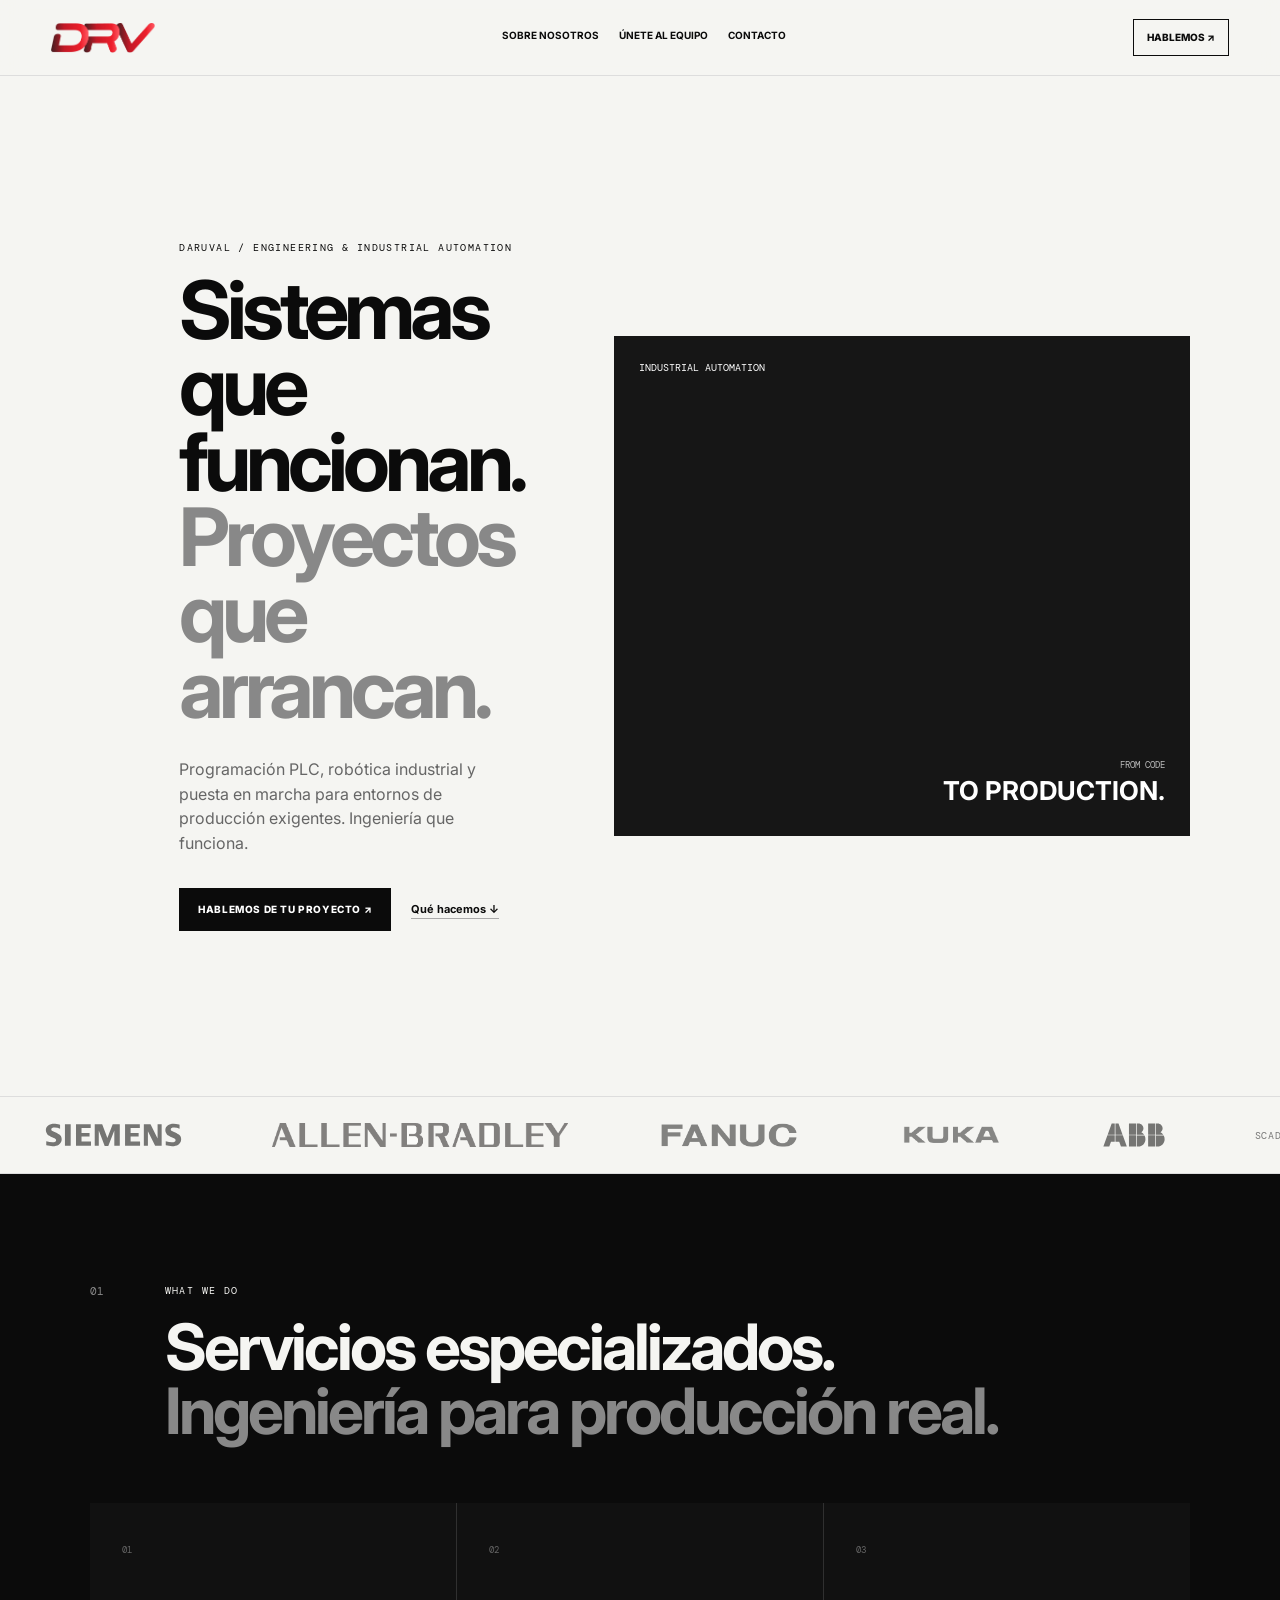
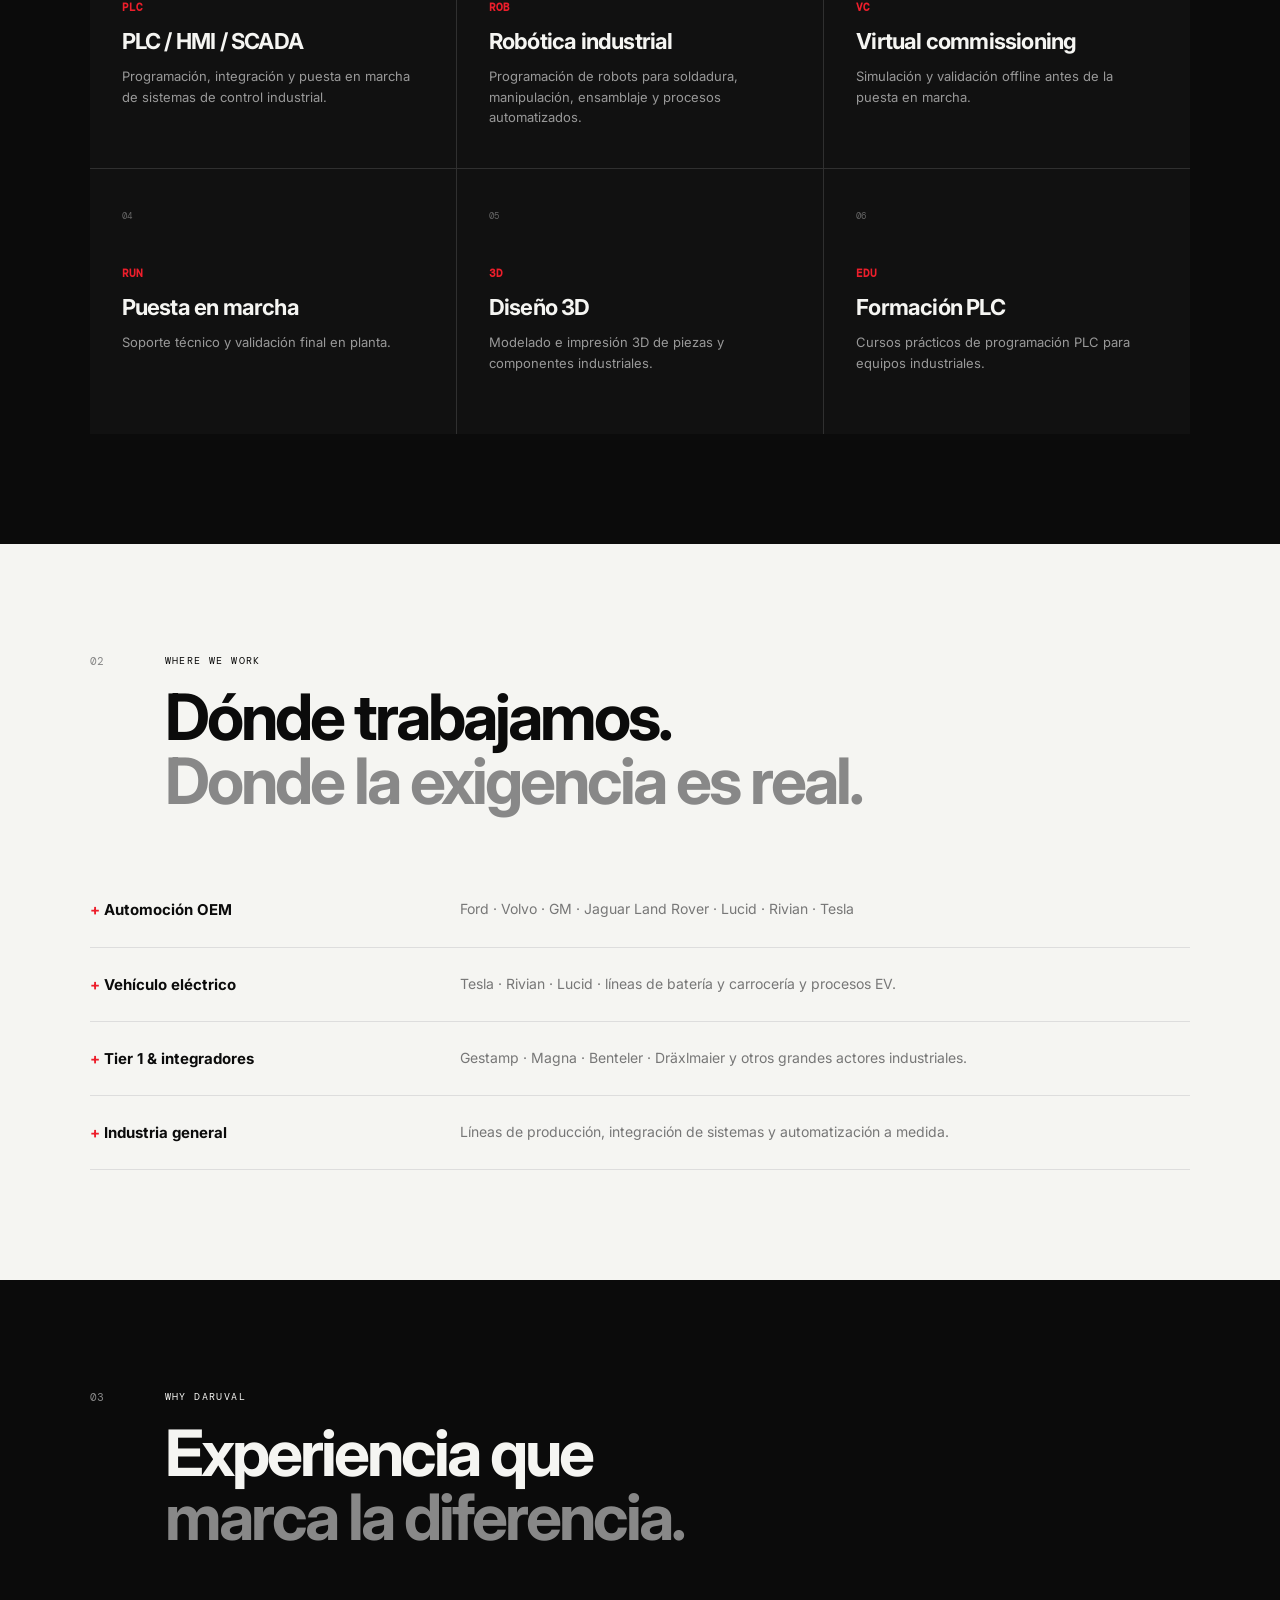
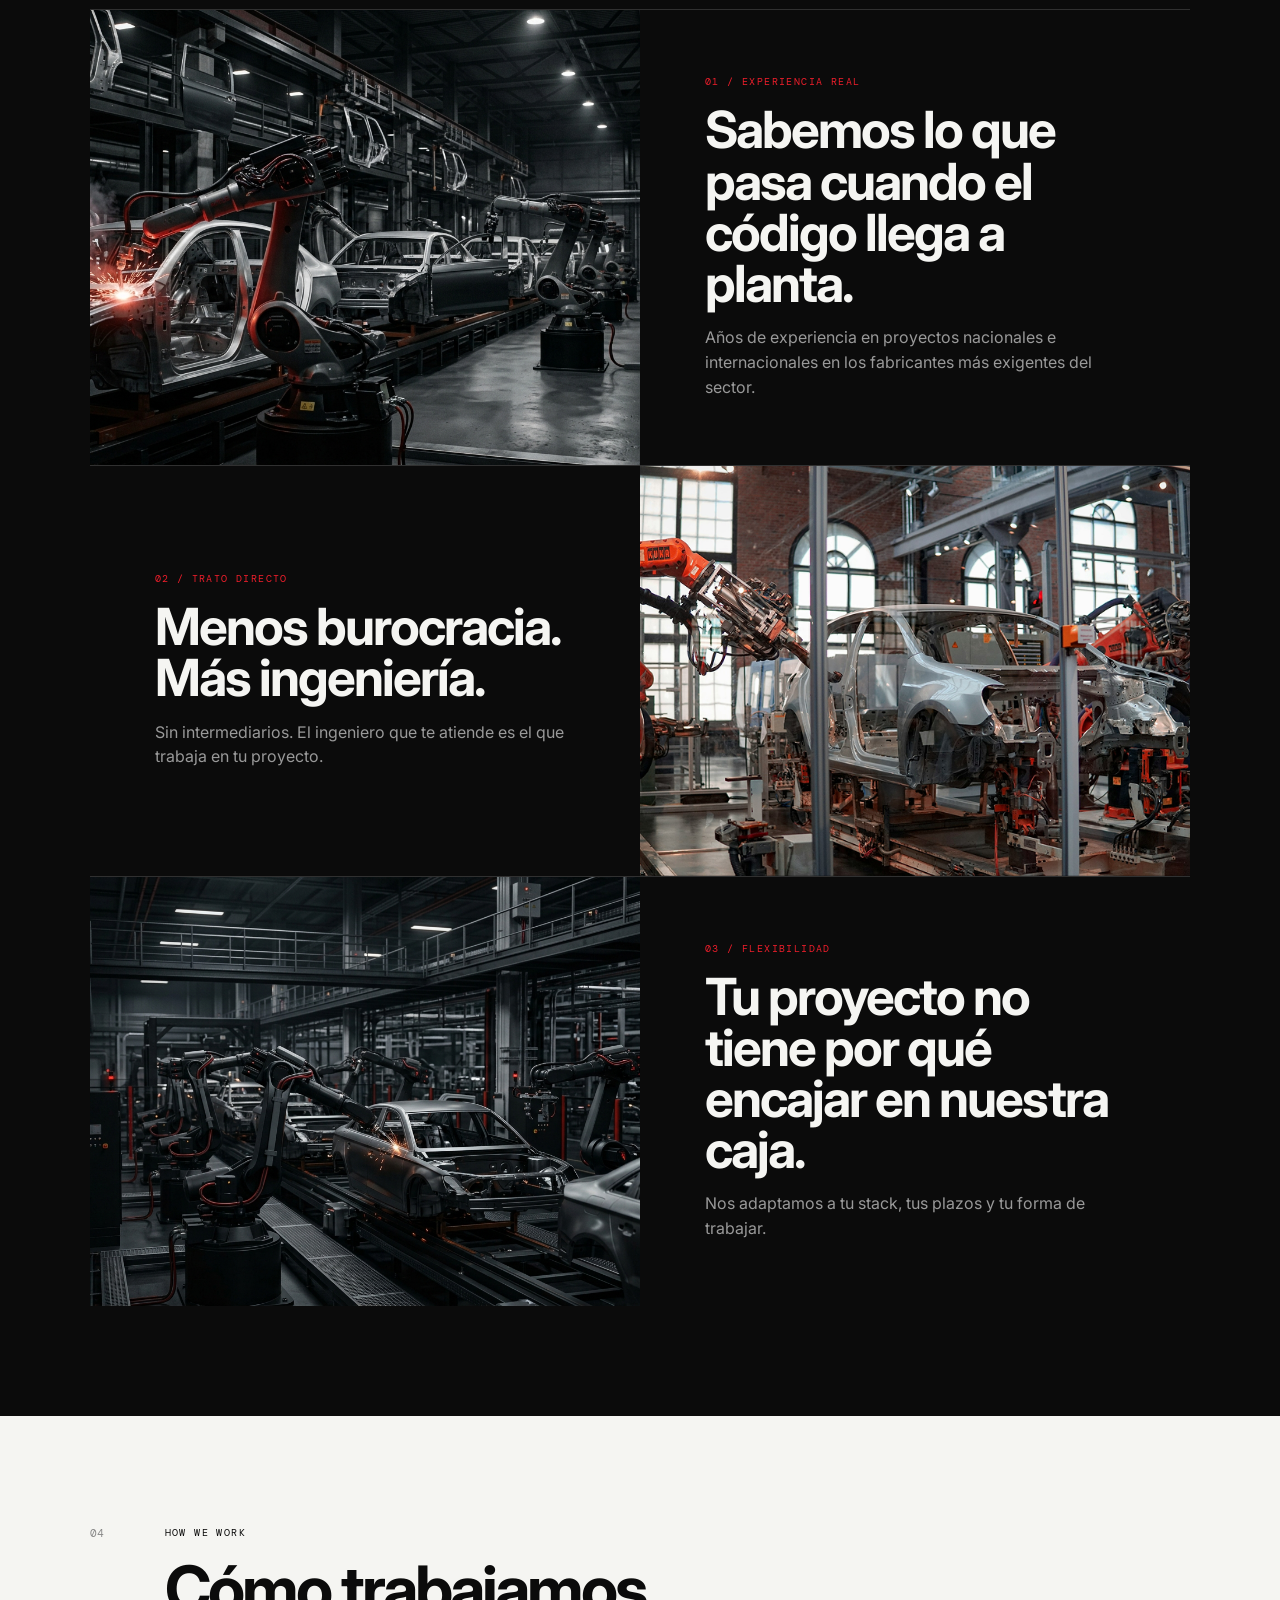
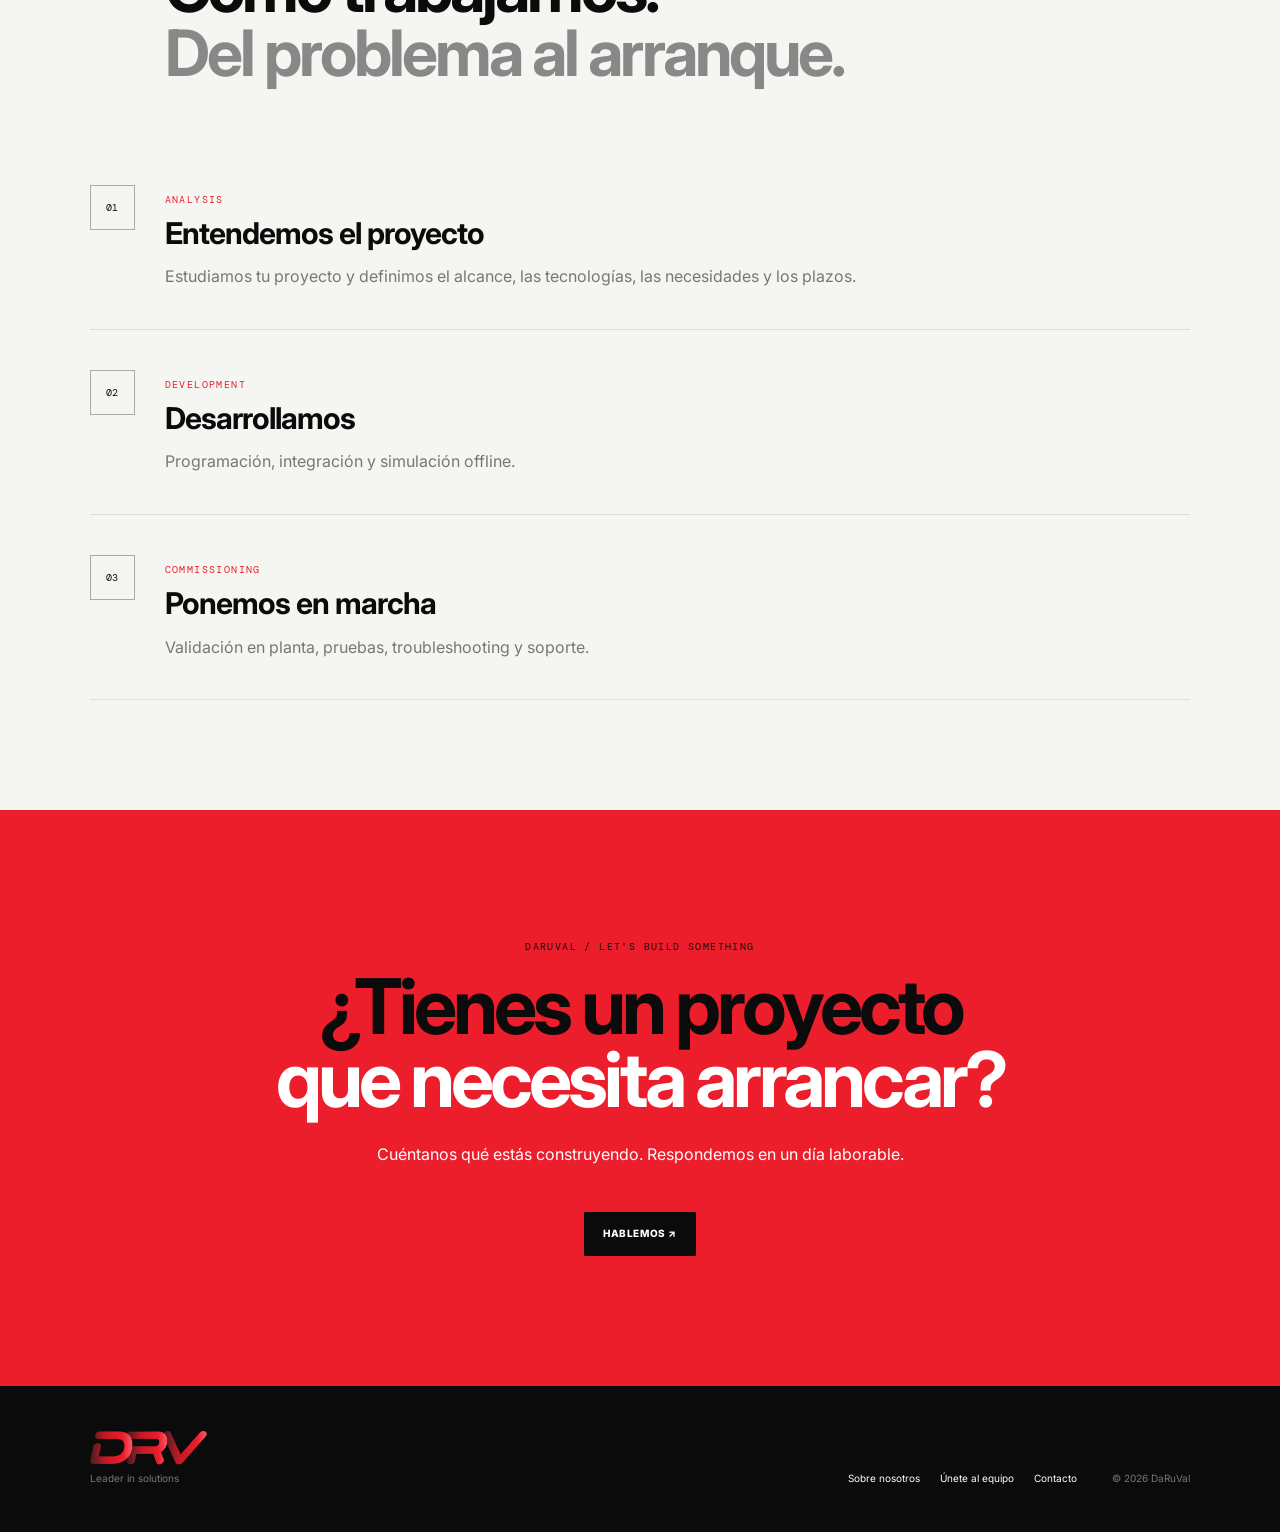
<file: index.html>
<!doctype html>
<html lang="es">

<head>
    <meta charset="UTF-8">
    <meta name="viewport" content="width=device-width,initial-scale=1">
    <title>DaRuVal | Ingeniería & Automatización Industrial</title>
    <meta name="description"
        content="Ingeniería y automatización industrial. PLC, robótica, virtual commissioning y puesta en marcha.">
    <link rel="stylesheet" href="style.css">
</head>

<body>
    <header class="navbar">
        <a class="logo" href="index.html"><img src="images/logo.png" alt="DaRuVal"></a>
        <nav>
            <a href="about.html">Sobre nosotros</a>
            <a href="careers.html">Únete al equipo</a>
            <a href="contact.html">Contacto</a>
        </nav>
        <a class="nav-cta" href="contact.html">HABLEMOS ↗</a>
        <button class="menu-toggle" aria-label="Abrir menú" aria-expanded="false">☰</button>
    </header>
    <main>
        <!-- DARUVAL HERO -->
        <section class="hero hero-home">

            <div class="hero-copy">

                <p class="label">
                    DARUVAL / ENGINEERING & INDUSTRIAL AUTOMATION
                </p>

                <h1>
                    Sistemas que
                    <br>
                    funcionan.
                    <em>Proyectos que arrancan.</em>
                </h1>

                <p class="hero-description">
                    Programación PLC, robótica industrial y puesta en marcha
                    para entornos de producción exigentes.
                    Ingeniería que funciona.
                </p>

                <div class="hero-actions">

                    <a href="contact.html" class="button button-dark">
                        HABLEMOS DE TU PROYECTO ↗
                    </a>

                    <a href="#services" class="text-link">
                        Qué hacemos ↓
                    </a>

                </div>

            </div>


            <div class="hero-media">

                <video class="hero-video" autoplay muted loop playsinline preload="metadata"
                    aria-label="Robots industriales trabajando en una línea de producción">
                    <source src="images/hero.mp4" type="video/mp4">
                </video>


                <!-- Subtle dark overlay for text readability -->
                <div class="hero-overlay"></div>


                <div class="hero-location">

                    <span class="pulse"></span>

                    INDUSTRIAL AUTOMATION

                </div>


                <div class="hero-caption">

                    <small>
                        FROM CODE
                    </small>

                    <strong>
                        TO PRODUCTION.
                    </strong>

                </div>

            </div>

        </section>


        <div class="tech-strip" aria-label="Tecnologías con las que trabajamos">
            <div class="tech-track">

                <div class="tech-group">
                    <img src="images/logos/siemens.svg" alt="SIEMENS"
                        onerror="this.replaceWith(Object.assign(document.createElement('span'),{className:'tech-name',textContent:this.alt}))">
                    <img src="images/logos/allenbradley.png" alt="ALLEN-BRADLEY"
                        onerror="this.replaceWith(Object.assign(document.createElement('span'),{className:'tech-name',textContent:this.alt}))">
                    <img src="images/logos/fanuc.png" alt="FANUC"
                        onerror="this.replaceWith(Object.assign(document.createElement('span'),{className:'tech-name',textContent:this.alt}))">
                    <img src="images/logos/kuka.png" alt="KUKA"
                        onerror="this.replaceWith(Object.assign(document.createElement('span'),{className:'tech-name',textContent:this.alt}))">
                    <img src="images/logos/abb.svg" alt="ABB"
                        onerror="this.replaceWith(Object.assign(document.createElement('span'),{className:'tech-name',textContent:this.alt}))">
                    <span class="tech-name">SCADA / HMI</span>
                </div>

                <div class="tech-group" aria-hidden="true">
                    <img src="images/logos/siemens.svg" alt=""
                        onerror="this.replaceWith(Object.assign(document.createElement('span'),{className:'tech-name',textContent:'SIEMENS'}))">
                    <img src="images/logos/allenbradley.png" alt=""
                        onerror="this.replaceWith(Object.assign(document.createElement('span'),{className:'tech-name',textContent:'ALLEN-BRADLEY'}))">
                    <img src="images/logos/fanuc.png" alt=""
                        onerror="this.replaceWith(Object.assign(document.createElement('span'),{className:'tech-name',textContent:'FANUC'}))">
                    <img src="images/logos/kuka.png" alt=""
                        onerror="this.replaceWith(Object.assign(document.createElement('span'),{className:'tech-name',textContent:'KUKA'}))">
                    <img src="images/logos/abb.svg" alt=""
                        onerror="this.replaceWith(Object.assign(document.createElement('span'),{className:'tech-name',textContent:'ABB'}))">
                    <span class="tech-name">SCADA / HMI</span>
                </div>

            </div>




        </div>

        <section class="dark-section" id="services">
            <div class="heading"><span>01</span>
                <div>
                    <p class="label">WHAT WE DO</p>
                    <h2>Servicios especializados.<br><em>Ingeniería para producción real.</em></h2>
                </div>
            </div>
            <div class="cards">
                <article><b>01</b><small>PLC</small>
                    <h3>PLC / HMI / SCADA</h3>
                    <p>Programación, integración y puesta en marcha de sistemas de control industrial.</p>
                </article>
                <article><b>02</b><small>ROB</small>
                    <h3>Robótica industrial</h3>
                    <p>Programación de robots para soldadura, manipulación, ensamblaje y procesos automatizados.</p>
                </article>
                <article><b>03</b><small>VC</small>
                    <h3>Virtual commissioning</h3>
                    <p>Simulación y validación offline antes de la puesta en marcha.</p>
                </article>
                <article><b>04</b><small>RUN</small>
                    <h3>Puesta en marcha</h3>
                    <p>Soporte técnico y validación final en planta.</p>
                </article>
                <article><b>05</b><small>3D</small>
                    <h3>Diseño 3D</h3>
                    <p>Modelado e impresión 3D de piezas y componentes industriales.</p>
                </article>
                <article><b>06</b><small>EDU</small>
                    <h3>Formación PLC</h3>
                    <p>Cursos prácticos de programación PLC para equipos industriales.</p>
                </article>
            </div>
        </section>
        <section class="world" id="world">
            <div class="heading"><span>02</span>
                <div>
                    <p class="label">WHERE WE WORK</p>
                    <h2>Dónde trabajamos.<br><em>Donde la exigencia es real.</em></h2>
                </div>
            </div>
            <div class="reality">
                <div><strong>+ Automoción OEM</strong>
                    <p>Ford · Volvo · GM · Jaguar Land Rover · Lucid · Rivian · Tesla</p>
                </div>
                <div><strong>+ Vehículo eléctrico</strong>
                    <p>Tesla · Rivian · Lucid · líneas de batería y carrocería y procesos EV.</p>
                </div>
                <div><strong>+ Tier 1 & integradores</strong>
                    <p>Gestamp · Magna · Benteler · Dräxlmaier y otros grandes actores industriales.</p>
                </div>
                <div><strong>+ Industria general</strong>
                    <p>Líneas de producción, integración de sistemas y automatización a medida.</p>
                </div>
                <!--
                <div class="minus"><strong>− Proyectos fáciles</strong>
                    <p>No es nuestro terreno. Nos gustan los problemas que necesitan cabeza, experiencia y reacción.</p>
                </div>
                <div class="minus"><strong>− Capas de intermediarios</strong>
                    <p>El ingeniero que habla contigo conoce el proyecto. Así de sencillo.</p>
                </div>
                <div class="minus"><strong>− Soluciones de catálogo</strong>
                    <p>Cada línea tiene sus particularidades. Diseñamos la solución que necesita el proyecto.</p>
                </div>-->
            </div>
        </section>
        <section class="dark-section" id="difference">
            <div class="heading"><span>03</span>
                <div>
                    <p class="label">WHY DARUVAL</p>
                    <h2>Experiencia que<br><em>marca la diferencia.</em></h2>
                </div>
            </div>
            <div class="difference">
                <article><img src="images/1.jpeg">
                    <div><small>01 / EXPERIENCIA REAL</small>
                        <h3>Sabemos lo que pasa cuando el código llega a planta.</h3>
                        <p>Años de experiencia en proyectos nacionales e internacionales en los fabricantes más
                            exigentes del sector.</p>
                    </div>
                </article>
                <article class="reverse">
                    <div><small>02 / TRATO DIRECTO</small>
                        <h3>Menos burocracia.<br>Más ingeniería.</h3>
                        <p>Sin intermediarios. El ingeniero que te atiende es el que trabaja en tu proyecto.</p>
                    </div><img src="images/3.1.png">
                </article>
                <article><img src="images/3.jpeg">
                    <div><small>03 / FLEXIBILIDAD</small>
                        <h3>Tu proyecto no tiene por qué encajar en nuestra caja.</h3>
                        <p>Nos adaptamos a tu stack, tus plazos y tu forma de trabajar. </p>
                    </div>
                </article>
            </div>
        </section>
        <section id="process">
            <div class="heading"><span>04</span>
                <div>
                    <p class="label">HOW WE WORK</p>
                    <h2>Cómo trabajamos.<br><em>Del problema al arranque.</em></h2>
                </div>
            </div>
            <div class="journey">
                <article><b>01</b>
                    <div><small>ANALYSIS</small>
                        <h3>Entendemos el proyecto</h3>
                        <p>Estudiamos tu proyecto y definimos el alcance, las tecnologías, las necesidades y los plazos.
                        </p>
                    </div>
                </article>
                <article><b>02</b>
                    <div><small>DEVELOPMENT</small>
                        <h3>Desarrollamos</h3>
                        <p>Programación, integración y simulación offline.</p>
                    </div>
                </article>
                <article><b>03</b>
                    <div><small>COMMISSIONING</small>
                        <h3>Ponemos en marcha</h3>
                        <p>Validación en planta, pruebas, troubleshooting y soporte.</p>
                    </div>
                </article>
            </div>
        </section>
        <section class="cta">
            <p class="label">DARUVAL / LET'S BUILD SOMETHING</p>
            <h2>¿Tienes un proyecto<br><em>que necesita arrancar?</em></h2>
            <p>Cuéntanos qué estás construyendo. Respondemos en un día laborable.</p><a class="button button-dark"
                href="contact.html">HABLEMOS ↗</a>
        </section>
    </main>
    <footer>
        <div>
            <a class="footer-logo" href="index.html"><img src="images/logo.png" alt="DaRuVal"></a>
            <p>Leader in solutions</p>
        </div>
        <div class="footer-links">
            <a href="about.html">Sobre nosotros</a>
            <a href="careers.html">Únete al equipo</a>
            <a href="contact.html">Contacto</a>
        </div>
        <small>© 2026 DaRuVal</small>
    </footer>
    <script src="script.js"></script>
</body>

</html>
</file>
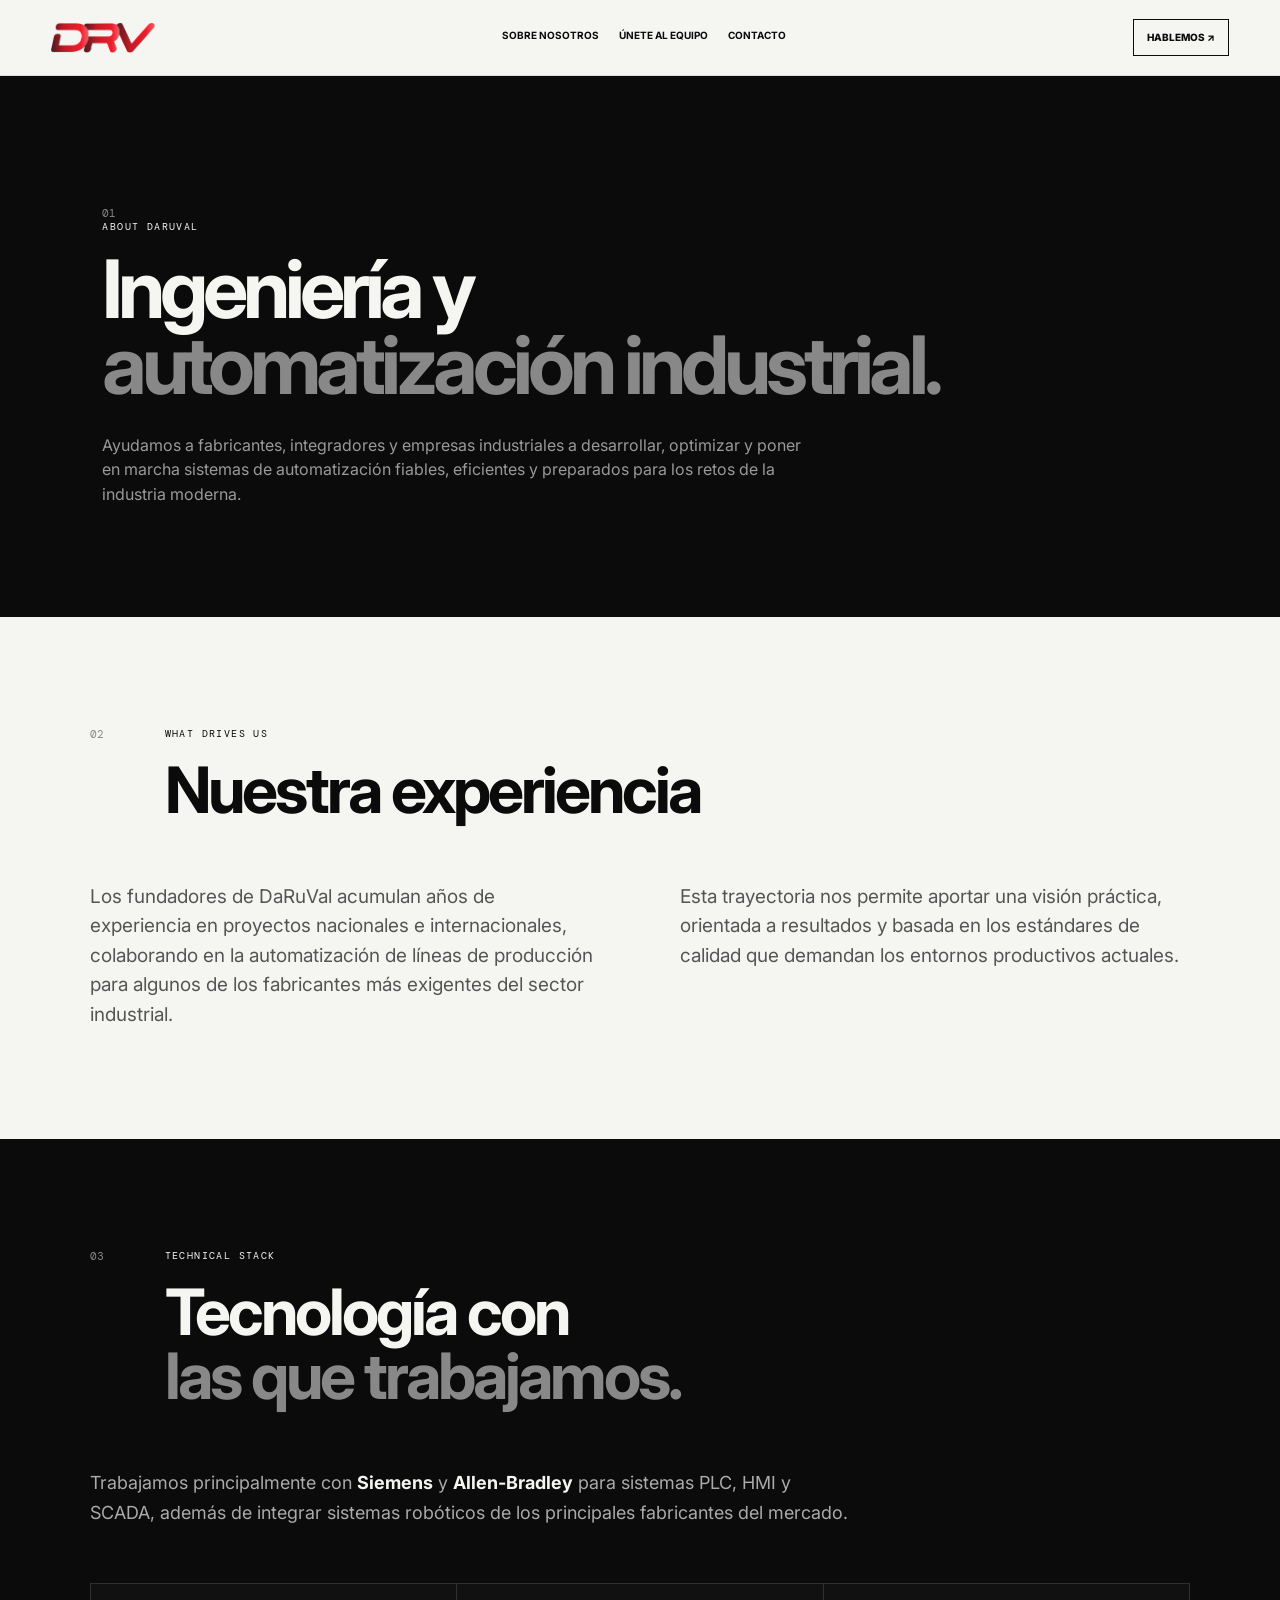
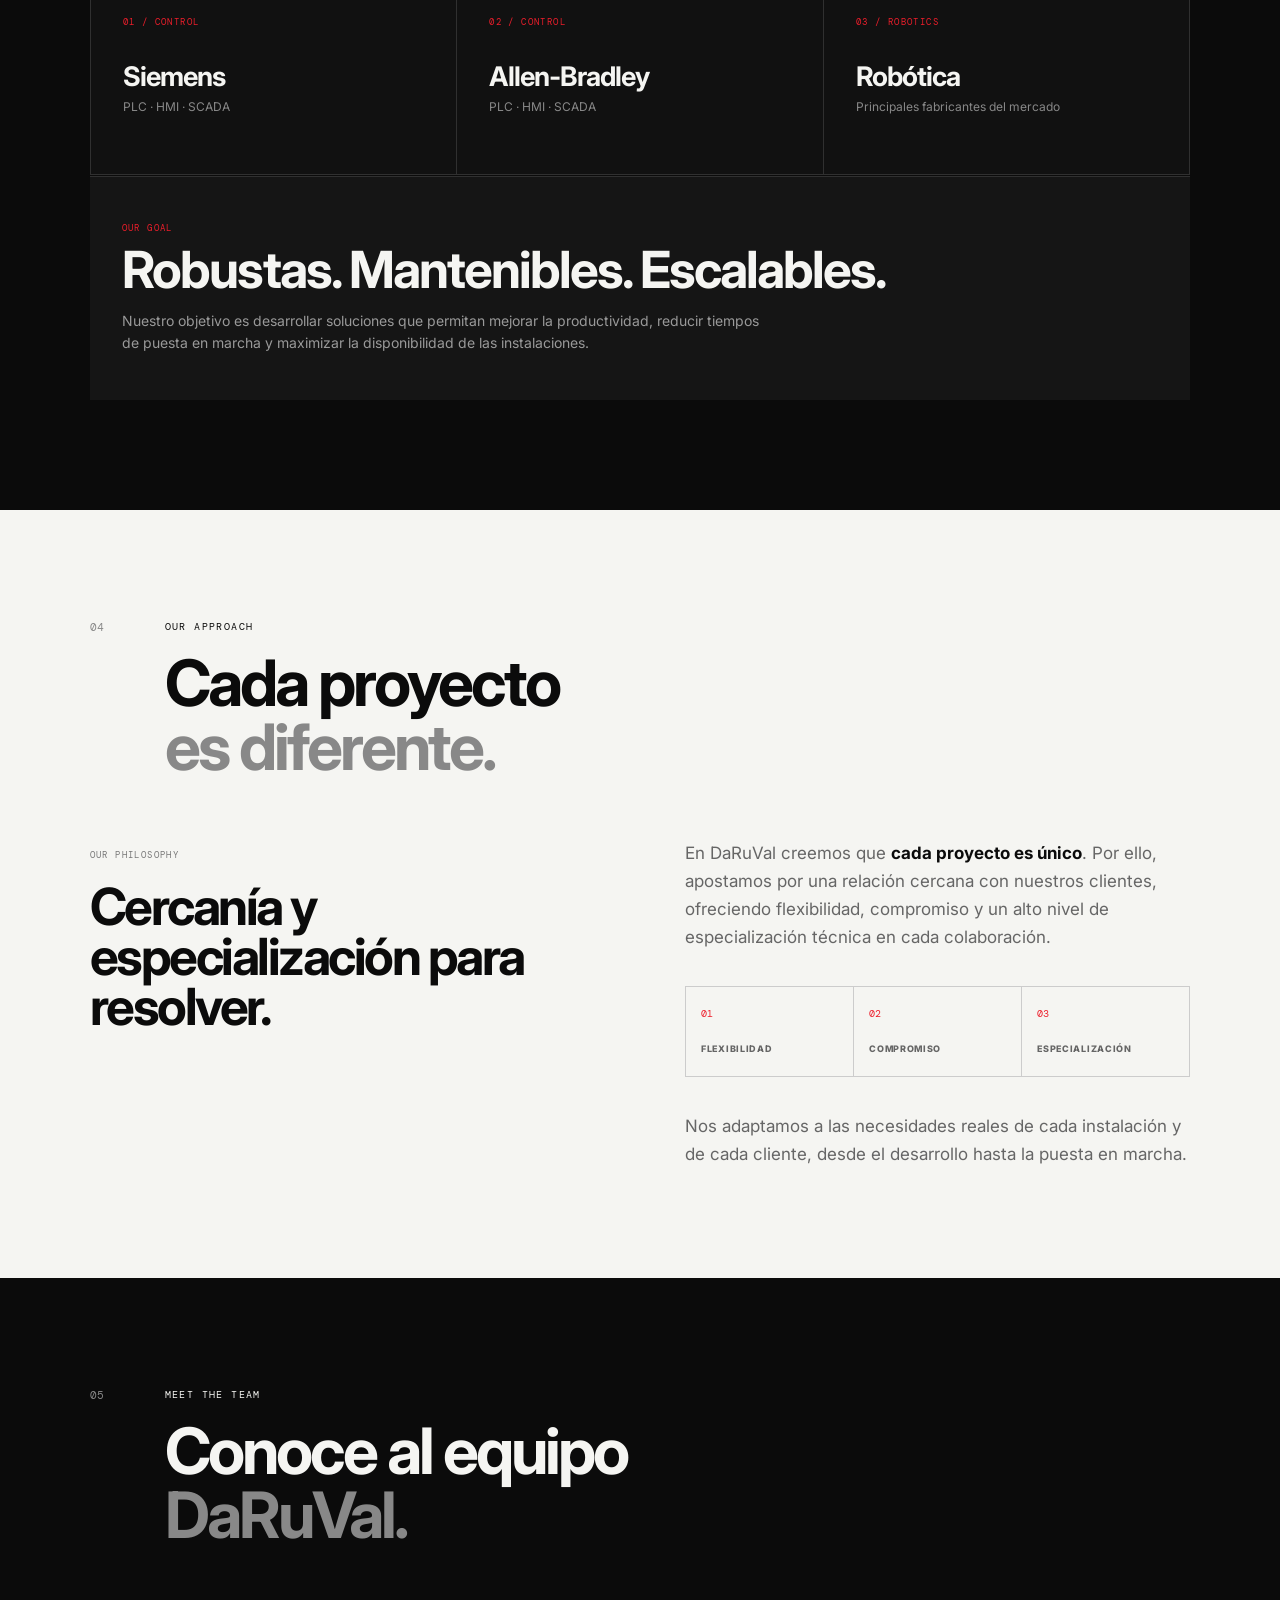
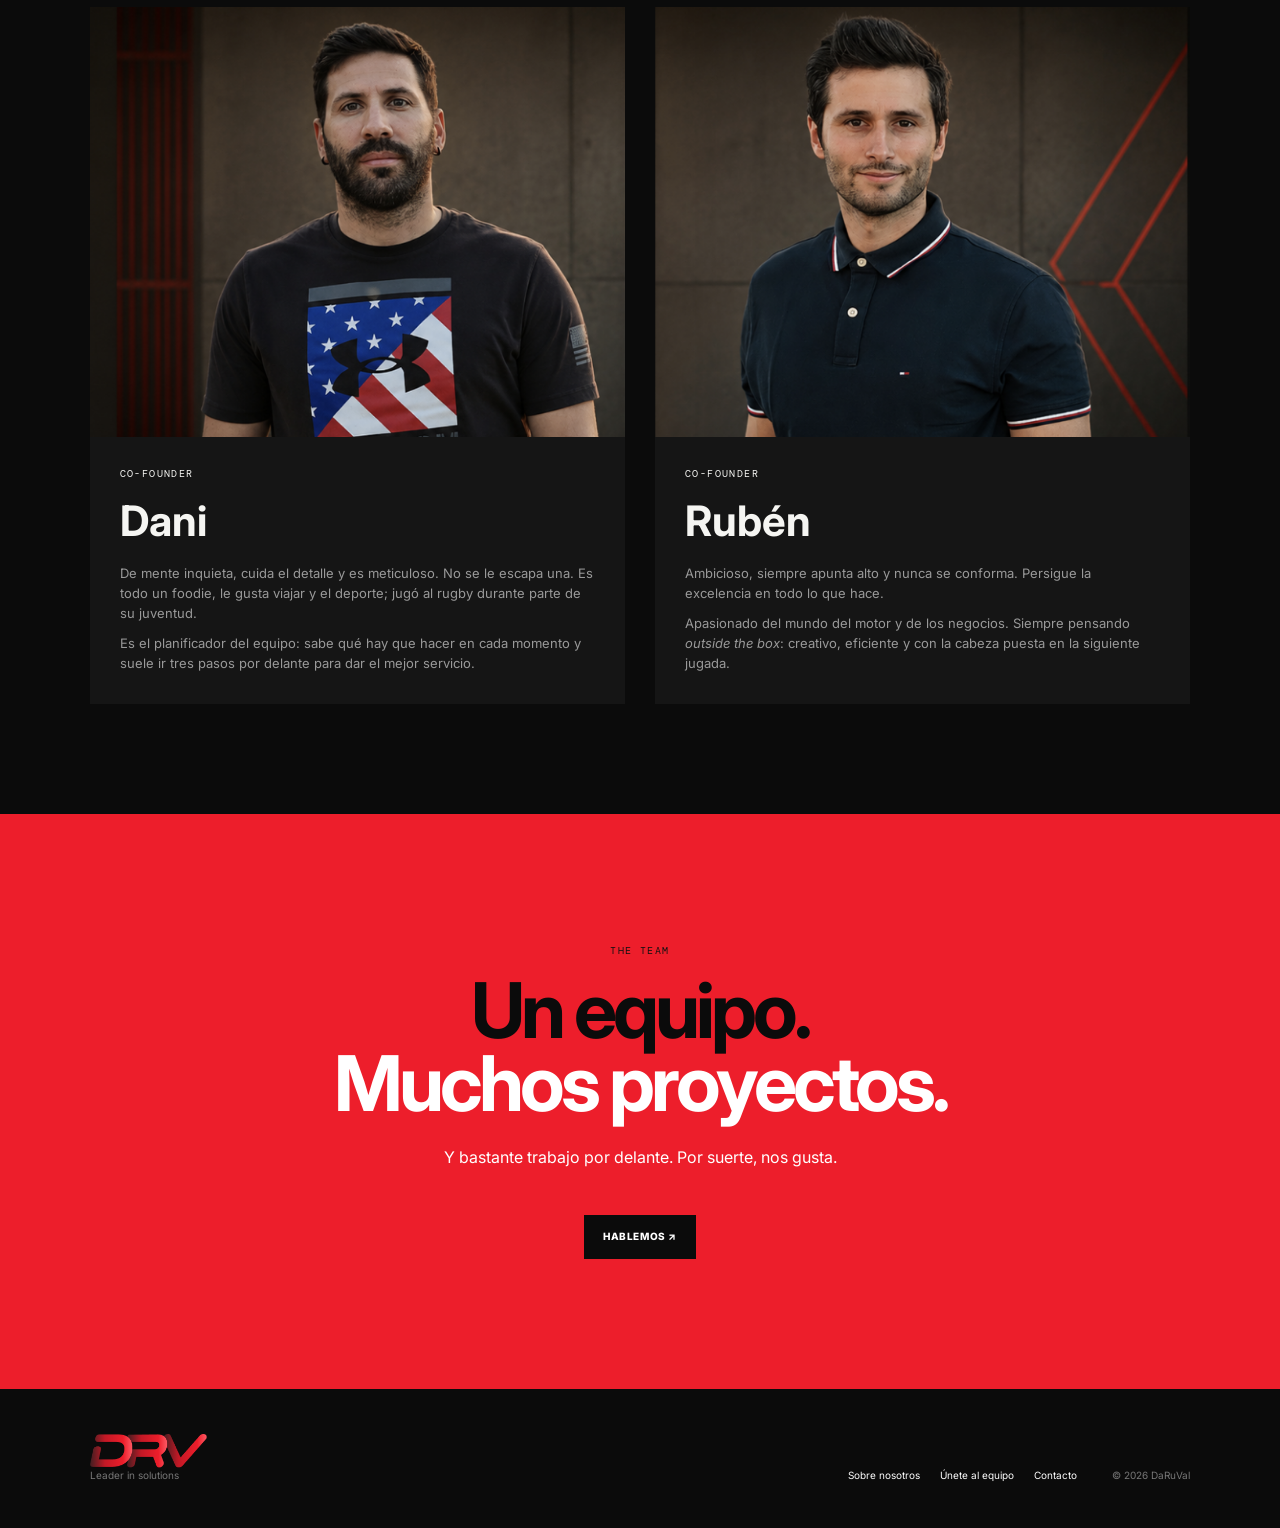
<file: about.html>
<html lang="es">

<head>
    <meta charset="UTF-8">
    <meta name="viewport" content="width=device-width,initial-scale=1">
    <title>Sobre nosotros | DaRuVal</title>
    <link rel="stylesheet" href="style.css">
</head>

<body>

    <header class="navbar">

        <a class="logo" href="index.html">
            <img src="images/logo.png" alt="DaRuVal">
        </a>

        <nav>
            <a href="about.html">Sobre nosotros</a>
            <a href="careers.html">Únete al equipo</a>
            <a href="contact.html">Contacto</a>
        </nav>

        <a class="nav-cta" href="contact.html">
            HABLEMOS ↗
        </a>

        <button class="menu-toggle" aria-label="Abrir menú" aria-expanded="false">
            ☰
        </button>

    </header>


    <main>


        <!-- =========================================
             01 / ABOUT DARUVAL
        ========================================== -->

        <section class="page-hero dark-section">

            <span>01</span>

            <p class="label">
                ABOUT DARUVAL
            </p>

            <h1>
                Ingeniería y<br>
                <em>automatización industrial.</em>
            </h1>

            <p>
                Ayudamos a fabricantes, integradores y empresas industriales
                a desarrollar, optimizar y poner en marcha sistemas de
                automatización fiables, eficientes y preparados para los retos
                de la industria moderna.
            </p>

        </section>



        <!-- =========================================
             02 / NUESTRA EXPERIENCIA
        ========================================== -->

        <section class="about-story">

            <div class="heading">

                <span>02</span>

                <div>

                    <p class="label">
                        WHAT DRIVES US
                    </p>

                    <h2>
                        Nuestra experiencia
                    </h2>

                </div>

            </div>


            <div class="two-col">

                <p>
                    Los fundadores de DaRuVal acumulan años de experiencia
                    en proyectos nacionales e internacionales, colaborando
                    en la automatización de líneas de producción para algunos
                    de los fabricantes más exigentes del sector industrial.
                </p>

                <p>
                    Esta trayectoria nos permite aportar una visión práctica,
                    orientada a resultados y basada en los estándares de
                    calidad que demandan los entornos productivos actuales.
                </p>

            </div>

        </section>



        <!-- =========================================
             03 / TECHNICAL STACK
        ========================================== -->

        <section class="about-tech dark-section">

            <div class="heading">

                <span>03</span>

                <div>

                    <p class="label">
                        TECHNICAL STACK
                    </p>

                    <h2>
                        Tecnología con<br>
                        <em>las que trabajamos.</em>
                    </h2>

                </div>

            </div>


            <div class="about-tech-content">


                <div class="about-tech-intro">

                    <p>
                        Trabajamos principalmente con
                        <strong>Siemens</strong> y
                        <strong>Allen-Bradley</strong> para sistemas
                        PLC, HMI y SCADA, además de integrar sistemas
                        robóticos de los principales fabricantes del mercado.
                    </p>

                </div>



                <div class="about-tech-grid">


                    <article class="about-tech-card">

                        <span>
                            01 / CONTROL
                        </span>

                        <h3>
                            Siemens
                        </h3>

                        <p>
                            PLC · HMI · SCADA
                        </p>

                    </article>



                    <article class="about-tech-card">

                        <span>
                            02 / CONTROL
                        </span>

                        <h3>
                            Allen-Bradley
                        </h3>

                        <p>
                            PLC · HMI · SCADA
                        </p>

                    </article>



                    <article class="about-tech-card">

                        <span>
                            03 / ROBOTICS
                        </span>

                        <h3>
                            Robótica
                        </h3>

                        <p>
                            Principales fabricantes del mercado
                        </p>

                    </article>


                </div>



                <div class="about-tech-outcome">

                    <span>
                        OUR GOAL
                    </span>

                    <h3>
                        Robustas. Mantenibles. Escalables.
                    </h3>

                    <p>
                        Nuestro objetivo es desarrollar soluciones que
                        permitan mejorar la productividad, reducir tiempos
                        de puesta en marcha y maximizar la disponibilidad
                        de las instalaciones.
                    </p>

                </div>


            </div>

        </section>



        <!-- =========================================
             04 / NUESTRA FILOSOFÍA
        ========================================== -->

        <section class="about-philosophy">

            <div class="heading">

                <span>04</span>

                <div>

                    <p class="label">
                        OUR APPROACH
                    </p>

                    <h2>
                        Cada proyecto<br>
                        <em>es diferente.</em>
                    </h2>

                </div>

            </div>


            <div class="philosophy-layout">


                <div class="philosophy-statement">

                    <span>
                        OUR PHILOSOPHY
                    </span>

                    <h3>
                        Cercanía y especialización para resolver.
                    </h3>

                </div>



                <div class="philosophy-copy">

                    <p>
                        En DaRuVal creemos que
                        <strong>cada proyecto es único</strong>.
                        Por ello, apostamos por una relación cercana con
                        nuestros clientes, ofreciendo flexibilidad,
                        compromiso y un alto nivel de especialización
                        técnica en cada colaboración.
                    </p>


                    <div class="philosophy-values">


                        <div>

                            <strong>
                                01
                            </strong>

                            <span>
                                FLEXIBILIDAD
                            </span>

                        </div>


                        <div>

                            <strong>
                                02
                            </strong>

                            <span>
                                COMPROMISO
                            </span>

                        </div>


                        <div>

                            <strong>
                                03
                            </strong>

                            <span>
                                ESPECIALIZACIÓN
                            </span>

                        </div>


                    </div>


                    <p>
                        Nos adaptamos a las necesidades reales de cada
                        instalación y de cada cliente, desde el desarrollo
                        hasta la puesta en marcha.
                    </p>

                </div>


            </div>

        </section>



        <!-- =========================================
             05 / TEAM
        ========================================== -->

        <section class="dark-section team">

            <div class="heading">

                <span>05</span>

                <div>

                    <p class="label">
                        MEET THE TEAM
                    </p>

                    <h2>
                        Conoce al equipo<br>
                        <em>DaRuVal.</em>
                    </h2>

                </div>

            </div>


            <div class="team-grid">


                <!-- DANI -->

                <article>

                    <img
                        src="images/dani.png"
                        alt="Dani, cofundador de DaRuVal"
                    >

                    <div>

                        <small>
                            CO-FOUNDER 
                        </small>

                        <h3>
                            Dani
                        </h3>

                        <p>
                            De mente inquieta, cuida el detalle y es
                            meticuloso. No se le escapa una. Es todo un foodie, le gusta viajar y el deporte; jugó al rugby durante parte
                            de su juventud.
                        </p>

                        <p>
                            Es el planificador del equipo: sabe qué hay que
                            hacer en cada momento y suele ir tres pasos por
                            delante para dar el mejor servicio.
                        </p>

                    </div>

                </article>



                <!-- RUBÉN -->

                <article>

                    <img
                        src="images/ruben.png"
                        alt="Rubén, cofundador de DaRuVal"
                    >

                    <div>

                        <small>
                            CO-FOUNDER 
                        </small>

                        <h3>
                            Rubén
                        </h3>

                        <p>
                            Ambicioso, siempre apunta alto y nunca se
                            conforma. Persigue la excelencia en todo lo
                            que hace.
                        </p>

                        <p>
                            Apasionado del mundo del motor y de los negocios.
                            Siempre pensando <em>outside the box</em>:
                            creativo, eficiente y con la cabeza puesta
                            en la siguiente jugada.
                        </p>

                    </div>

                </article>


            </div>

        </section>



        <!-- =========================================
             CTA
        ========================================== -->

        <section class="cta">

            <p class="label">
                THE TEAM
            </p>

            <h2>
                Un equipo.<br>
                <em>Muchos proyectos.</em>
            </h2>

            <p>
                Y bastante trabajo por delante.
                Por suerte, nos gusta.
            </p>

            <a
                class="button button-dark"
                href="contact.html"
            >
                HABLEMOS ↗
            </a>

        </section>


    </main>



    <!-- =========================================
         FOOTER
    ========================================== -->

    <footer>

        <div>

            <a
                class="footer-logo"
                href="index.html"
            >
                <img src="images/logo.png" alt="DaRuVal">
            </a>

            <p>
                Leader in solutions
            </p>

        </div>


        <div class="footer-links">

            <a href="about.html">
                Sobre nosotros
            </a>

            <a href="careers.html">
                Únete al equipo
            </a>

            <a href="contact.html">
                Contacto
            </a>

        </div>


        <small>
            © 2026 DaRuVal
        </small>

    </footer>


    <script src="script.js"></script>

</body>

</html>
</file>
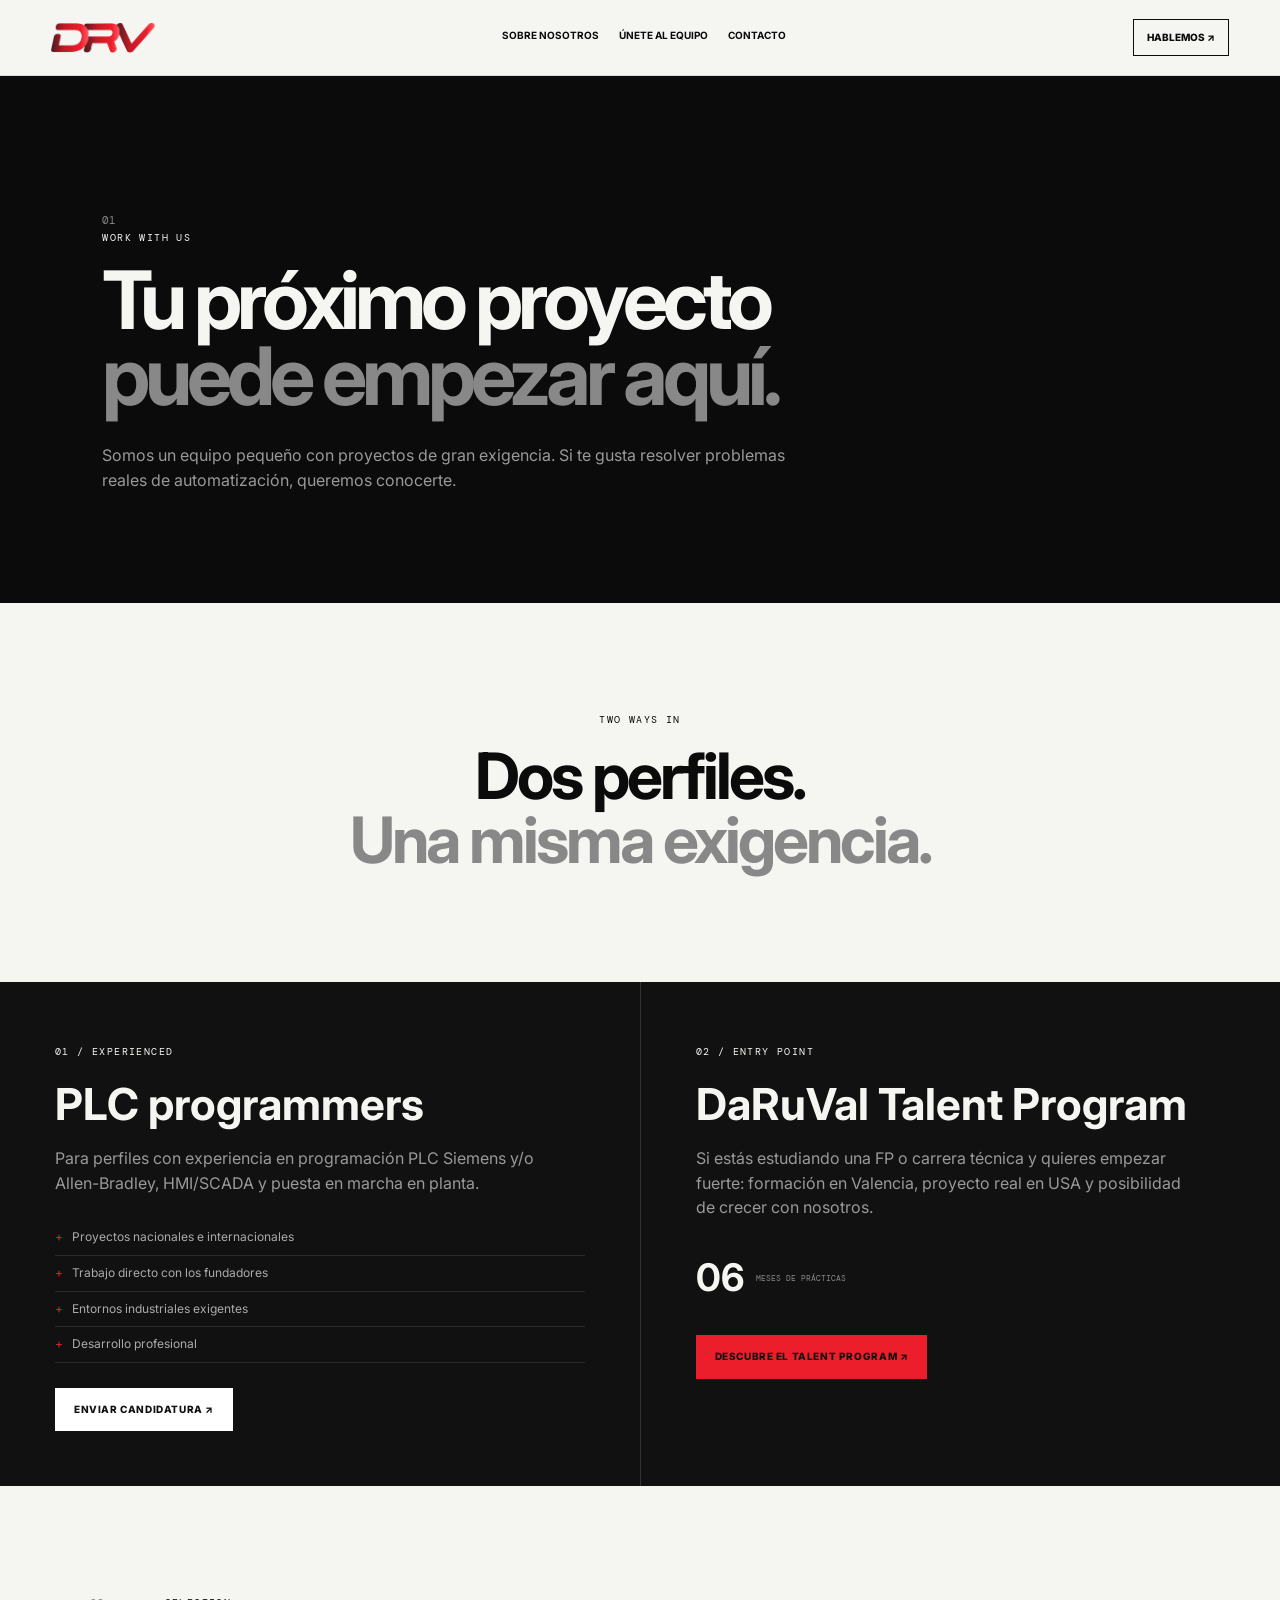
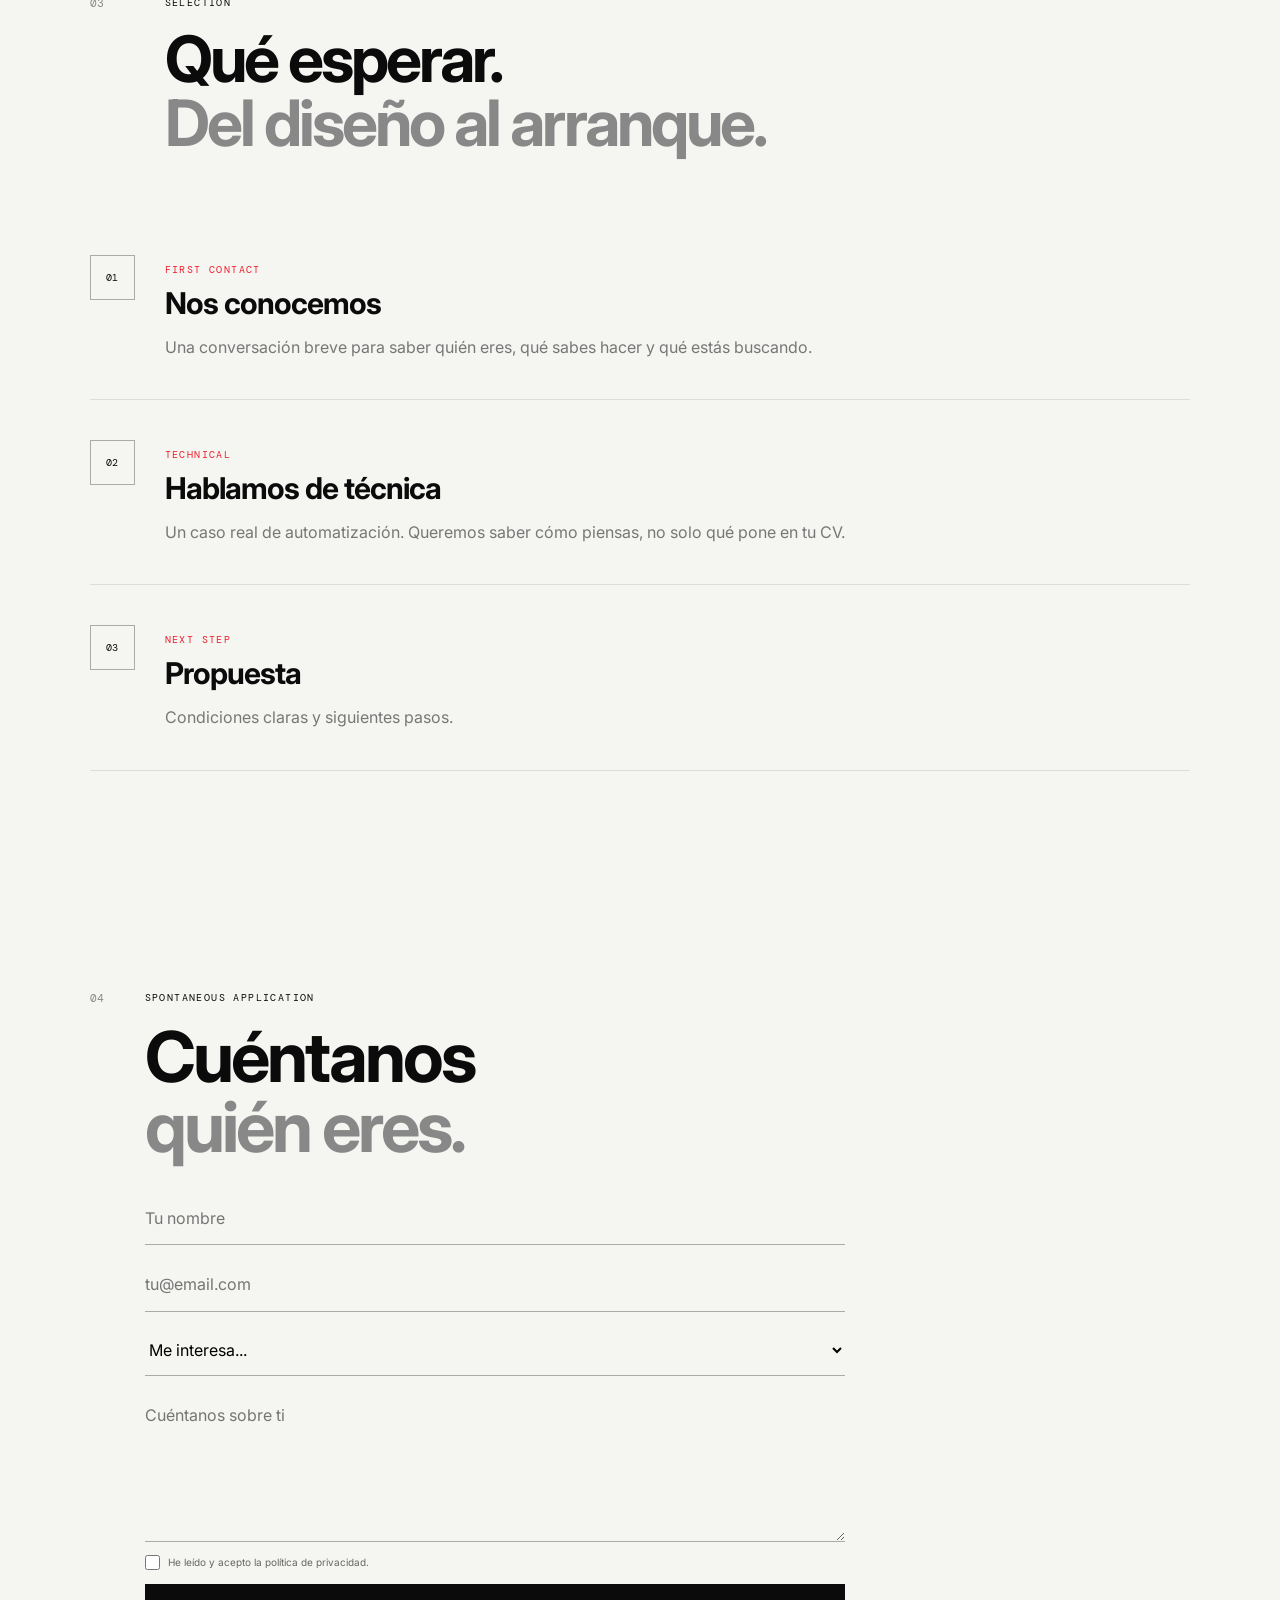
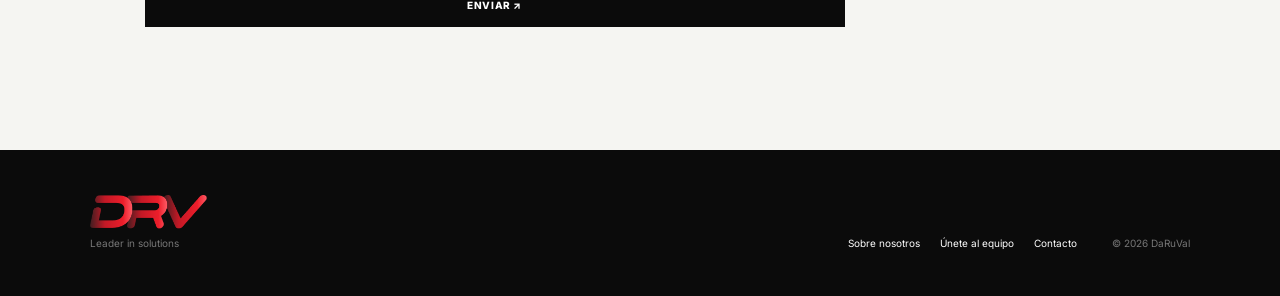
<file: careers.html>
<!doctype html>
<html lang="es">

<head>
    <meta charset="UTF-8">
    <meta name="viewport" content="width=device-width,initial-scale=1">
    <title>Trabaja con nosotros | DaRuVal</title>
    <link rel="stylesheet" href="style.css">
</head>

<body>
     <header class="navbar">
        <a class="logo" href="index.html"><img src="images/logo.png" alt="DaRuVal"></a>
        <nav>
            <a href="about.html">Sobre nosotros</a>
            <a href="careers.html">Únete al equipo</a>
            <a href="contact.html">Contacto</a>
        </nav>
        <a class="nav-cta" href="contact.html">HABLEMOS ↗</a>
        <button class="menu-toggle" aria-label="Abrir menú" aria-expanded="false">☰</button>
    </header>
    <main>
        <section class="page-hero dark-section"><span>01</span>
            <p class="label">WORK WITH US</p>
            <h1>Tu próximo proyecto<br><em>puede empezar aquí.</em></h1>
            <p>Somos un equipo pequeño con proyectos de gran exigencia. Si te gusta resolver problemas reales de
                automatización, queremos conocerte.</p>
        </section>
        <section class="careers-intro">
            <p class="label">TWO WAYS IN</p>
            <h2>Dos perfiles.<br><em>Una misma exigencia.</em></h2>
        </section>
        <section class="career-paths dark-section">
            <article><small>01 / EXPERIENCED</small>
                <h3>PLC programmers</h3>
                <p>Para perfiles con experiencia en programación PLC Siemens y/o Allen-Bradley, HMI/SCADA y puesta en
                    marcha en planta.</p>
                <ul>
                    <li>Proyectos nacionales e internacionales</li>
                    <li>Trabajo directo con los fundadores</li>
                    <li>Entornos industriales exigentes</li>
                    <li>Desarrollo profesional</li>
                </ul><a class="button button-light" href="#application">ENVIAR CANDIDATURA ↗</a>
            </article>
            <article class="talent"><small>02 / ENTRY POINT</small>
                <h3>DaRuVal Talent Program</h3>
                <p>Si estás estudiando una FP o carrera técnica y quieres empezar fuerte: formación en Valencia, proyecto
                    real en USA y posibilidad de crecer con nosotros.</p>
                <div class="route"><strong>06</strong><small>MESES DE PRÁCTICAS</small></div><a class="button button-red" href="talentProgram/talent.html" target="_blank"
                    rel="noopener">DESCUBRE EL TALENT PROGRAM ↗</a>
            </article>
        </section>
        <section>
            <div class="heading"><span>03</span>
                <div>
                    <p class="label">SELECTION</p>
                    <h2>Qué esperar.<br><em>Del diseño al arranque.</em></h2>
                </div>
            </div>
            <div class="journey">
                <article><b>01</b>
                    <div><small>FIRST CONTACT</small>
                        <h3>Nos conocemos</h3>
                        <p>Una conversación breve para saber quién eres, qué sabes hacer y qué estás buscando.</p>
                    </div>
                </article>
                <article><b>02</b>
                    <div><small>TECHNICAL</small>
                        <h3>Hablamos de técnica</h3>
                        <p>Un caso real de automatización. Queremos saber cómo piensas, no solo qué pone en tu CV.</p>
                    </div>
                </article>
                <article><b>03</b>
                    <div><small>NEXT STEP</small>
                        <h3>Propuesta</h3>
                        <p>Condiciones claras y siguientes pasos.</p>
                    </div>
                </article>
            </div>
        </section>
        <section class="application" id="application"><span>04</span>
            <div>
                <p class="label">SPONTANEOUS APPLICATION</p>
                <h2>Cuéntanos<br><em>quién eres.</em></h2>
                <form id="career-form"><input required name="name" placeholder="Tu nombre"><input required type="email"
                        name="email" placeholder="tu@email.com"><select required name="profile">
                        <option value="">Me interesa...</option>
                        <option>PLC / automatización con experiencia</option>
                        <option>DaRuVal Talent Program</option>
                        <option>Otra oportunidad</option>
                    </select><textarea name="message" rows="5" placeholder="Cuéntanos sobre ti"></textarea><label
                        class="check"><input required type="checkbox"> He leído y acepto la política de
                        privacidad.</label><button class="button button-dark" type="submit">ENVIAR ↗</button>
                    <p id="career-message" class="form-message"></p>
                </form>
            </div>
        </section>
    </main>
    <footer>
        <div>
            <a class="footer-logo" href="index.html"><img src="images/logo.png" alt="DaRuVal"></a>
            <p>Leader in solutions</p>
        </div>
        <div class="footer-links">
            <a href="about.html">Sobre nosotros</a>
            <a href="careers.html">Únete al equipo</a>
            <a href="contact.html">Contacto</a>
        </div>
        <small>© 2026 DaRuVal</small>
    </footer>
    <script src="script.js"></script>
</body>

</html>
</file>
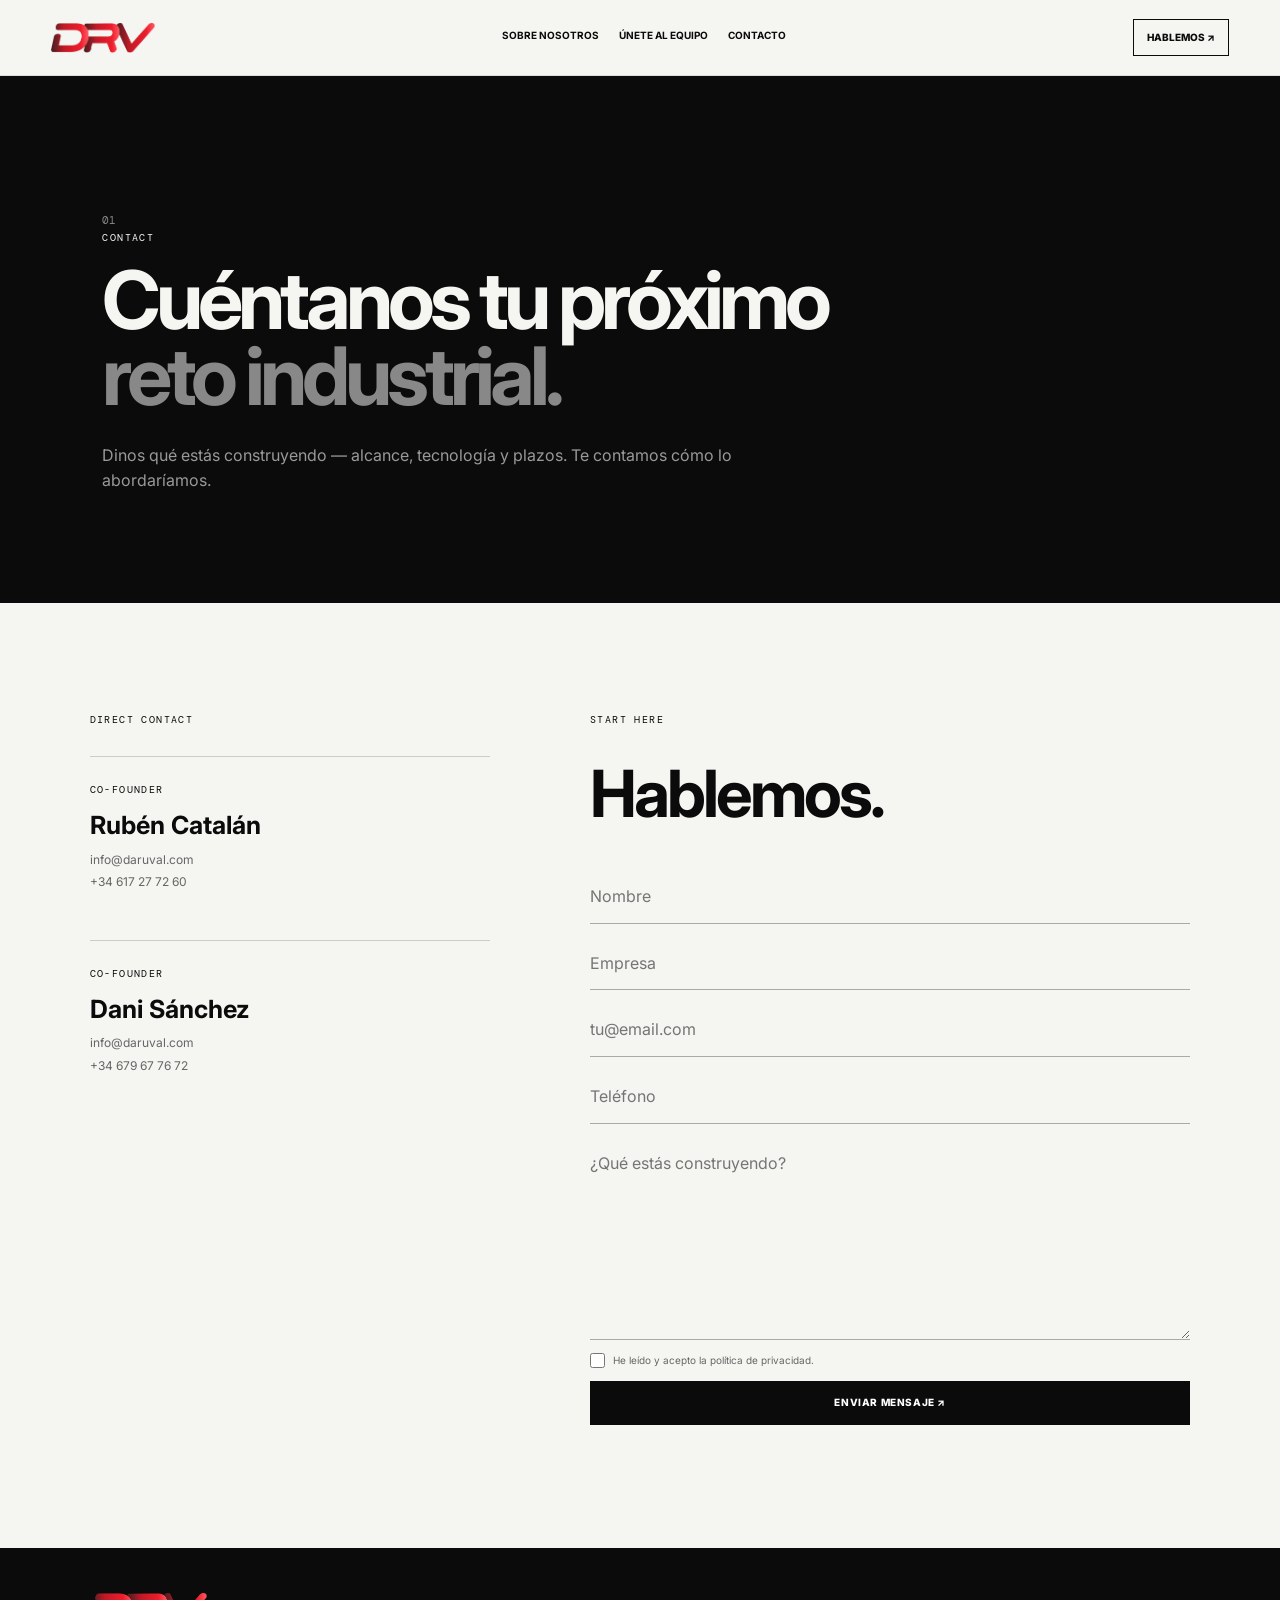
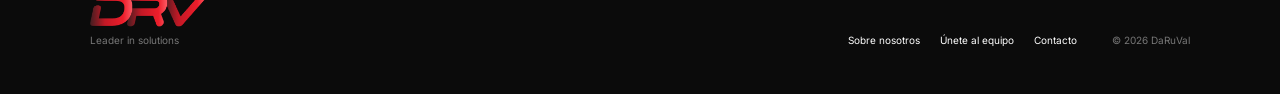
<file: contact.html>
<!doctype html>
<html lang="es">

<head>
    <meta charset="UTF-8">
    <meta name="viewport" content="width=device-width,initial-scale=1">
    <title>Contacto | DaRuVal</title>
    <link rel="stylesheet" href="style.css">
</head>

<body>
    <header class="navbar">
        <a class="logo" href="index.html"><img src="images/logo.png" alt="DaRuVal"></a>
        <nav>
            <a href="about.html">Sobre nosotros</a>
            <a href="careers.html">Únete al equipo</a>
            <a href="contact.html">Contacto</a>
        </nav>
        <a class="nav-cta" href="contact.html">HABLEMOS ↗</a>
        <button class="menu-toggle" aria-label="Abrir menú" aria-expanded="false">☰</button>
    </header>
    <main>
        <section class="page-hero dark-section"><span>01</span>
            <p class="label">CONTACT</p>
            <h1>Cuéntanos tu próximo<br><em>reto industrial.</em></h1>
            <p>Dinos qué estás construyendo — alcance, tecnología y plazos. Te contamos cómo lo abordaríamos.</p>
        </section>
        <section class="contact">
            <div>
                <p class="label">DIRECT CONTACT</p>
                <div class="person"><small>CO-FOUNDER</small>
                    <h3>Rubén Catalán</h3><a href="mailto:info@daruval.com">info@daruval.com</a><a
                        href="tel:+34617277260">+34 617 27 72 60</a>
                </div>
                <div class="person"><small>CO-FOUNDER</small>
                    <h3>Dani Sánchez</h3><a href="mailto:info@daruval.com">info@daruval.com</a><a
                        href="tel:+34679677672">+34 679 67 76 72</a>
                </div>
            </div>
            <div>
                <p class="label">START HERE</p>
                <h2>Hablemos.</h2>
                <form id="contact-form"><input required name="name" placeholder="Nombre"><input name="company"
                        placeholder="Empresa"><input required type="email" name="email"
                        placeholder="tu@email.com"><input name="phone" placeholder="Teléfono"><textarea required
                        name="message" rows="7" placeholder="¿Qué estás construyendo?"></textarea><label
                        class="check"><input required type="checkbox"> He leído y acepto la política de
                        privacidad.</label><button class="button button-dark" type="submit">ENVIAR MENSAJE ↗</button>
                    <p id="contact-message" class="form-message"></p>
                </form>
            </div>
        </section>
    </main>
    <footer>
        <div>
            <a class="footer-logo" href="index.html"><img src="images/logo.png" alt="DaRuVal"></a>
            <p>Leader in solutions</p>
        </div>
        <div class="footer-links">
            <a href="about.html">Sobre nosotros</a>
            <a href="careers.html">Únete al equipo</a>
            <a href="contact.html">Contacto</a>
        </div>
        <small>© 2026 DaRuVal</small>
    </footer>
    <script src="script.js"></script>
</body>

</html>
</file>
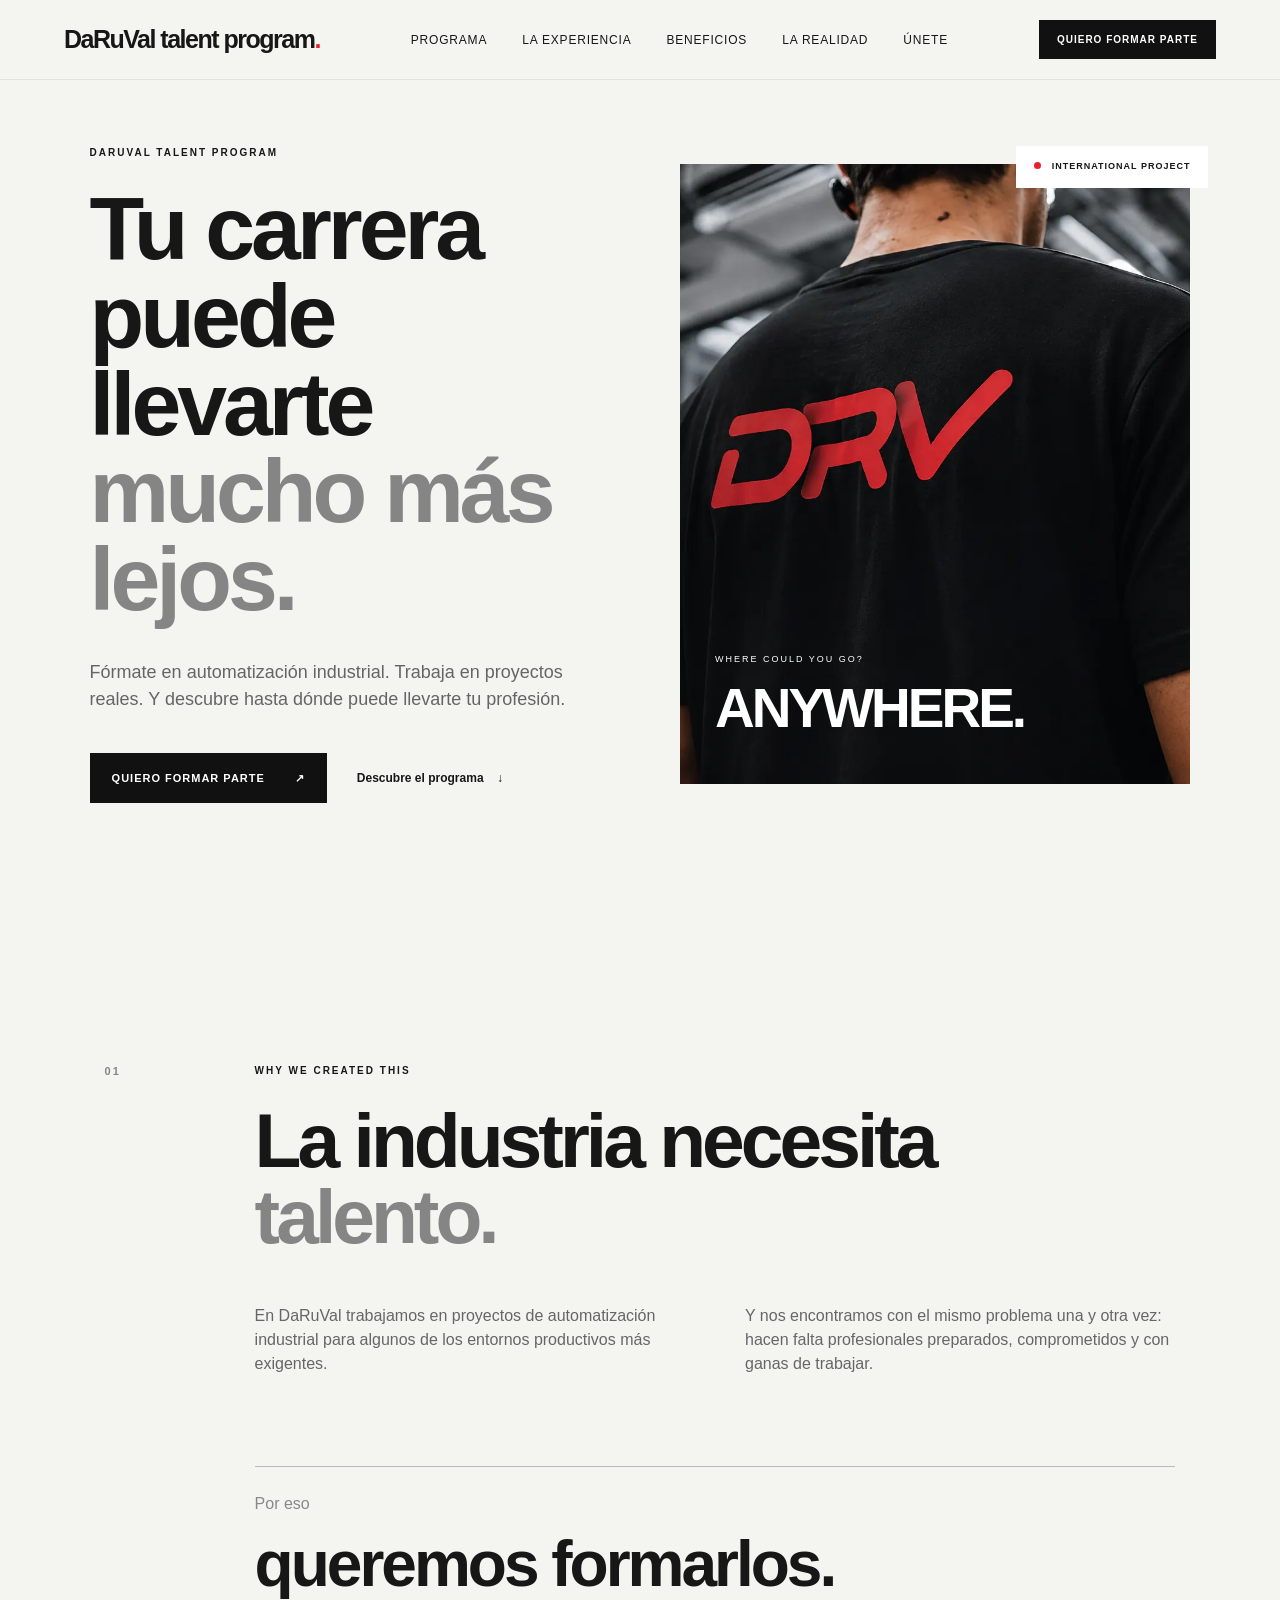
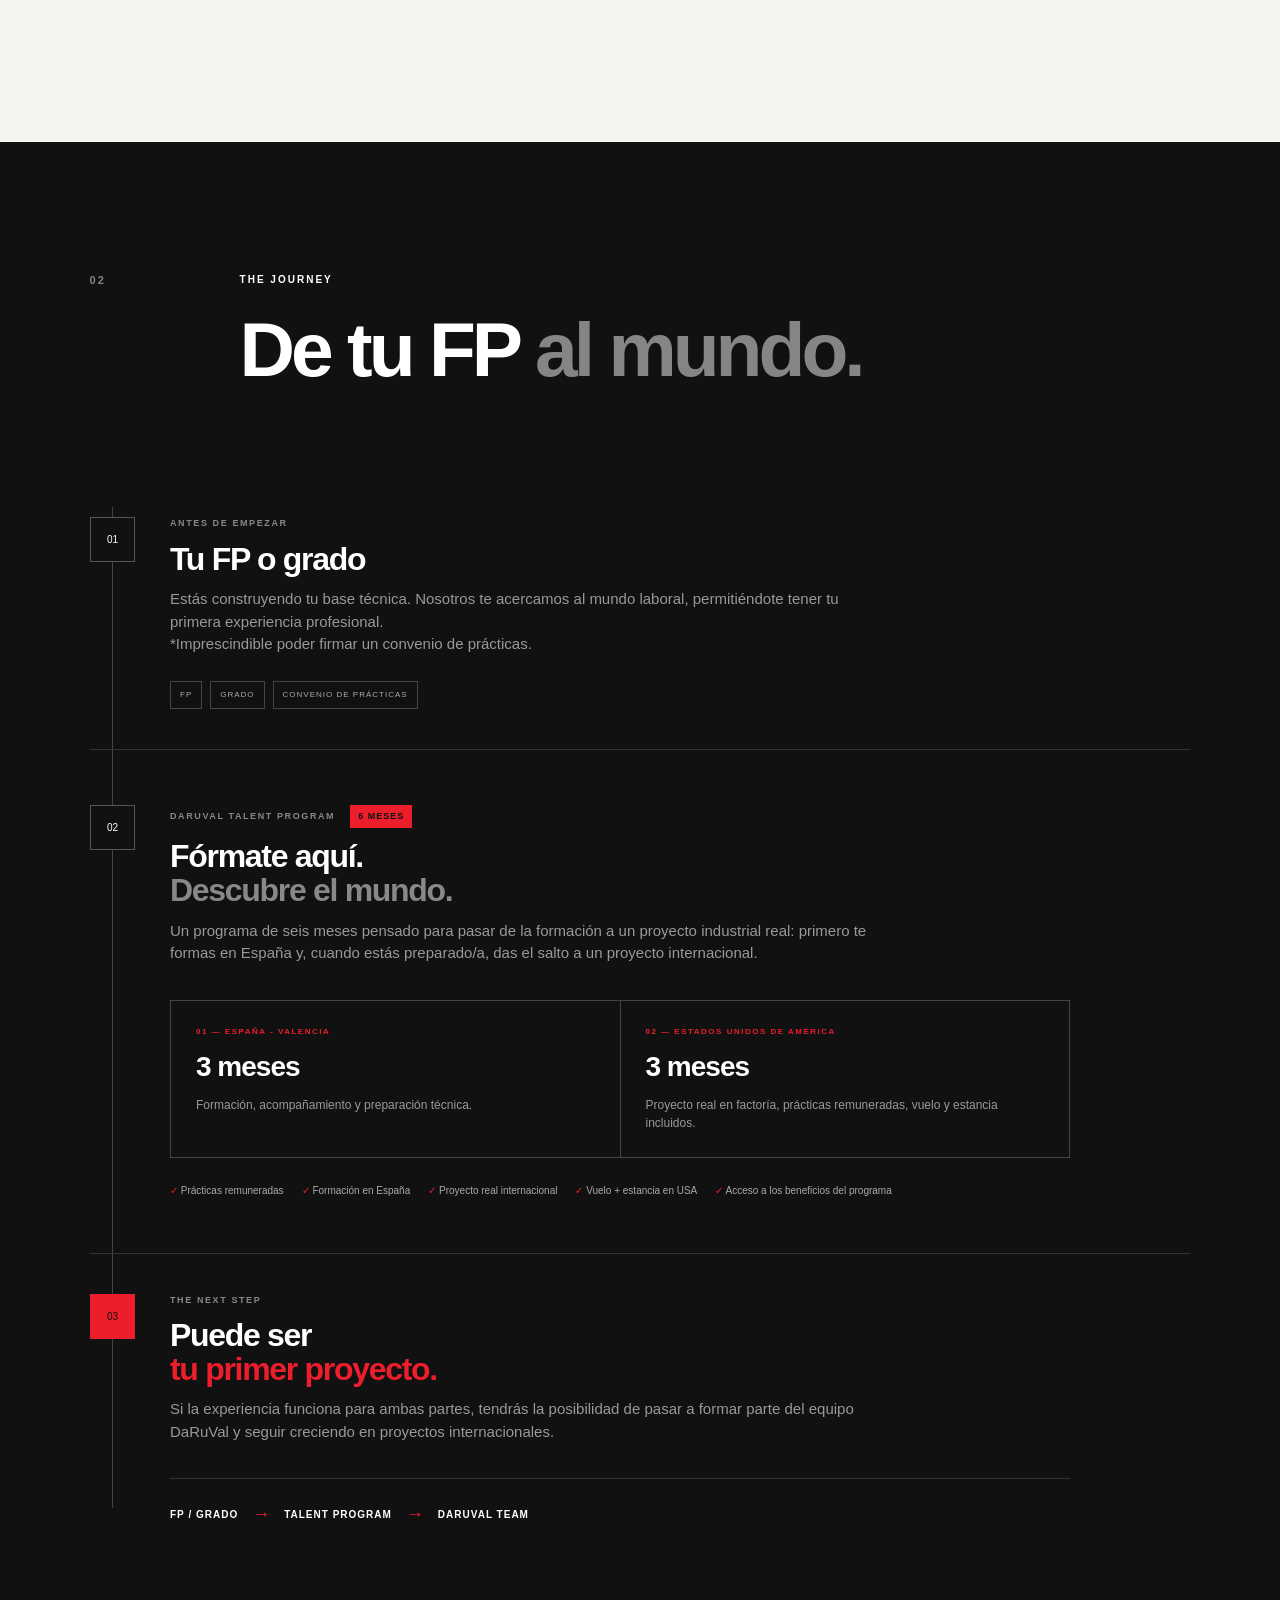
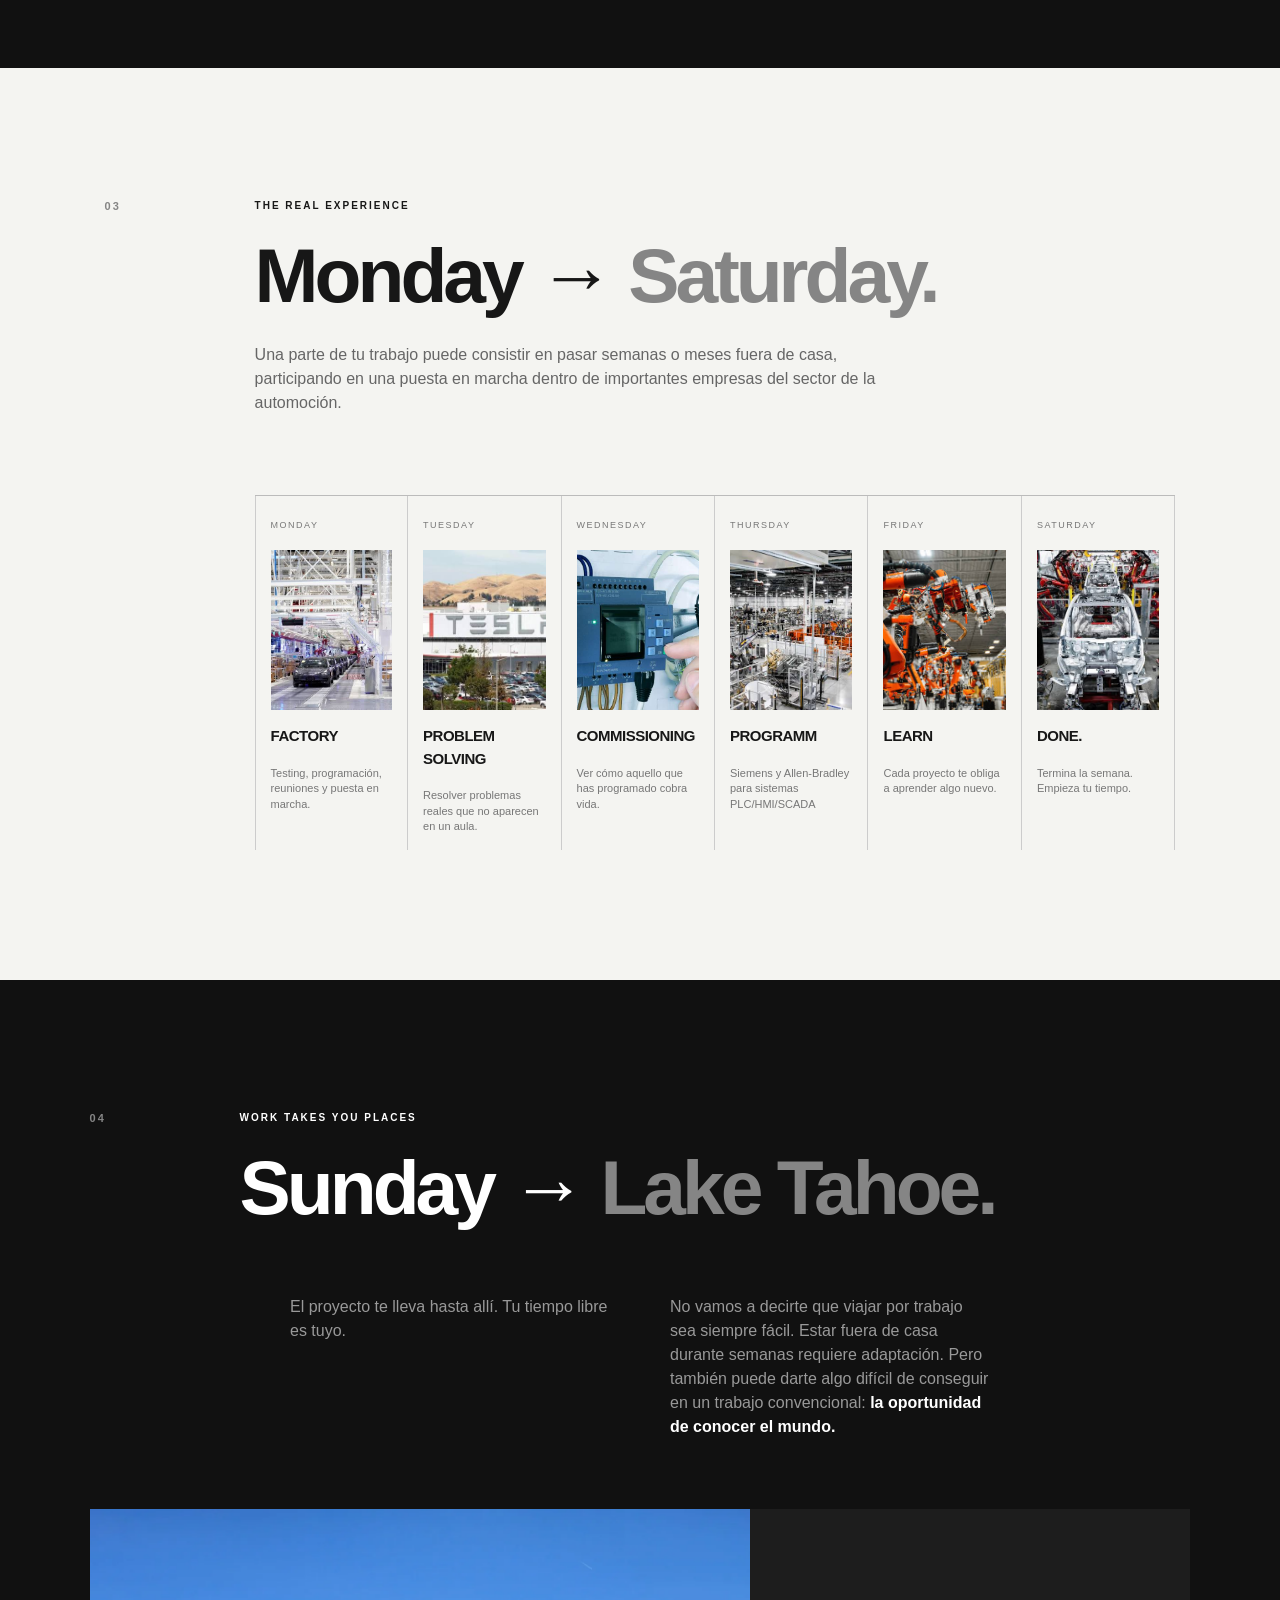
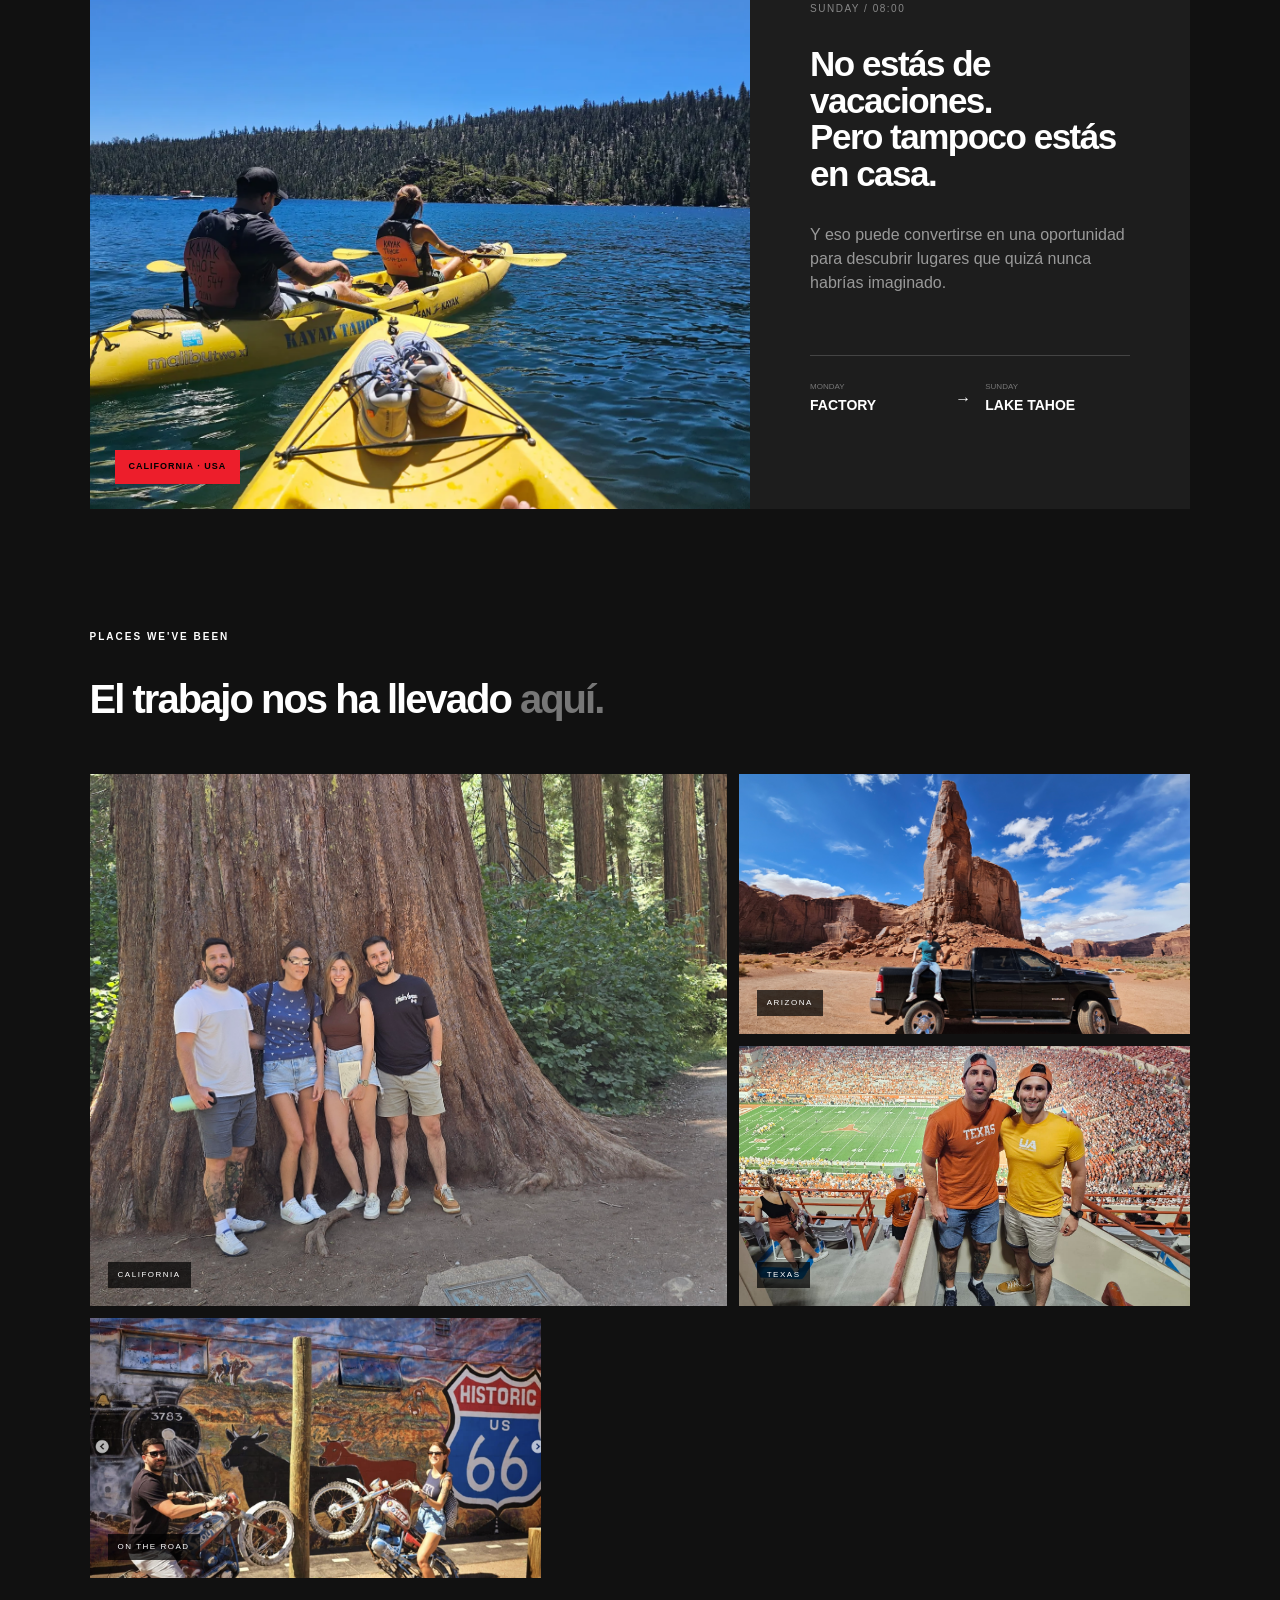
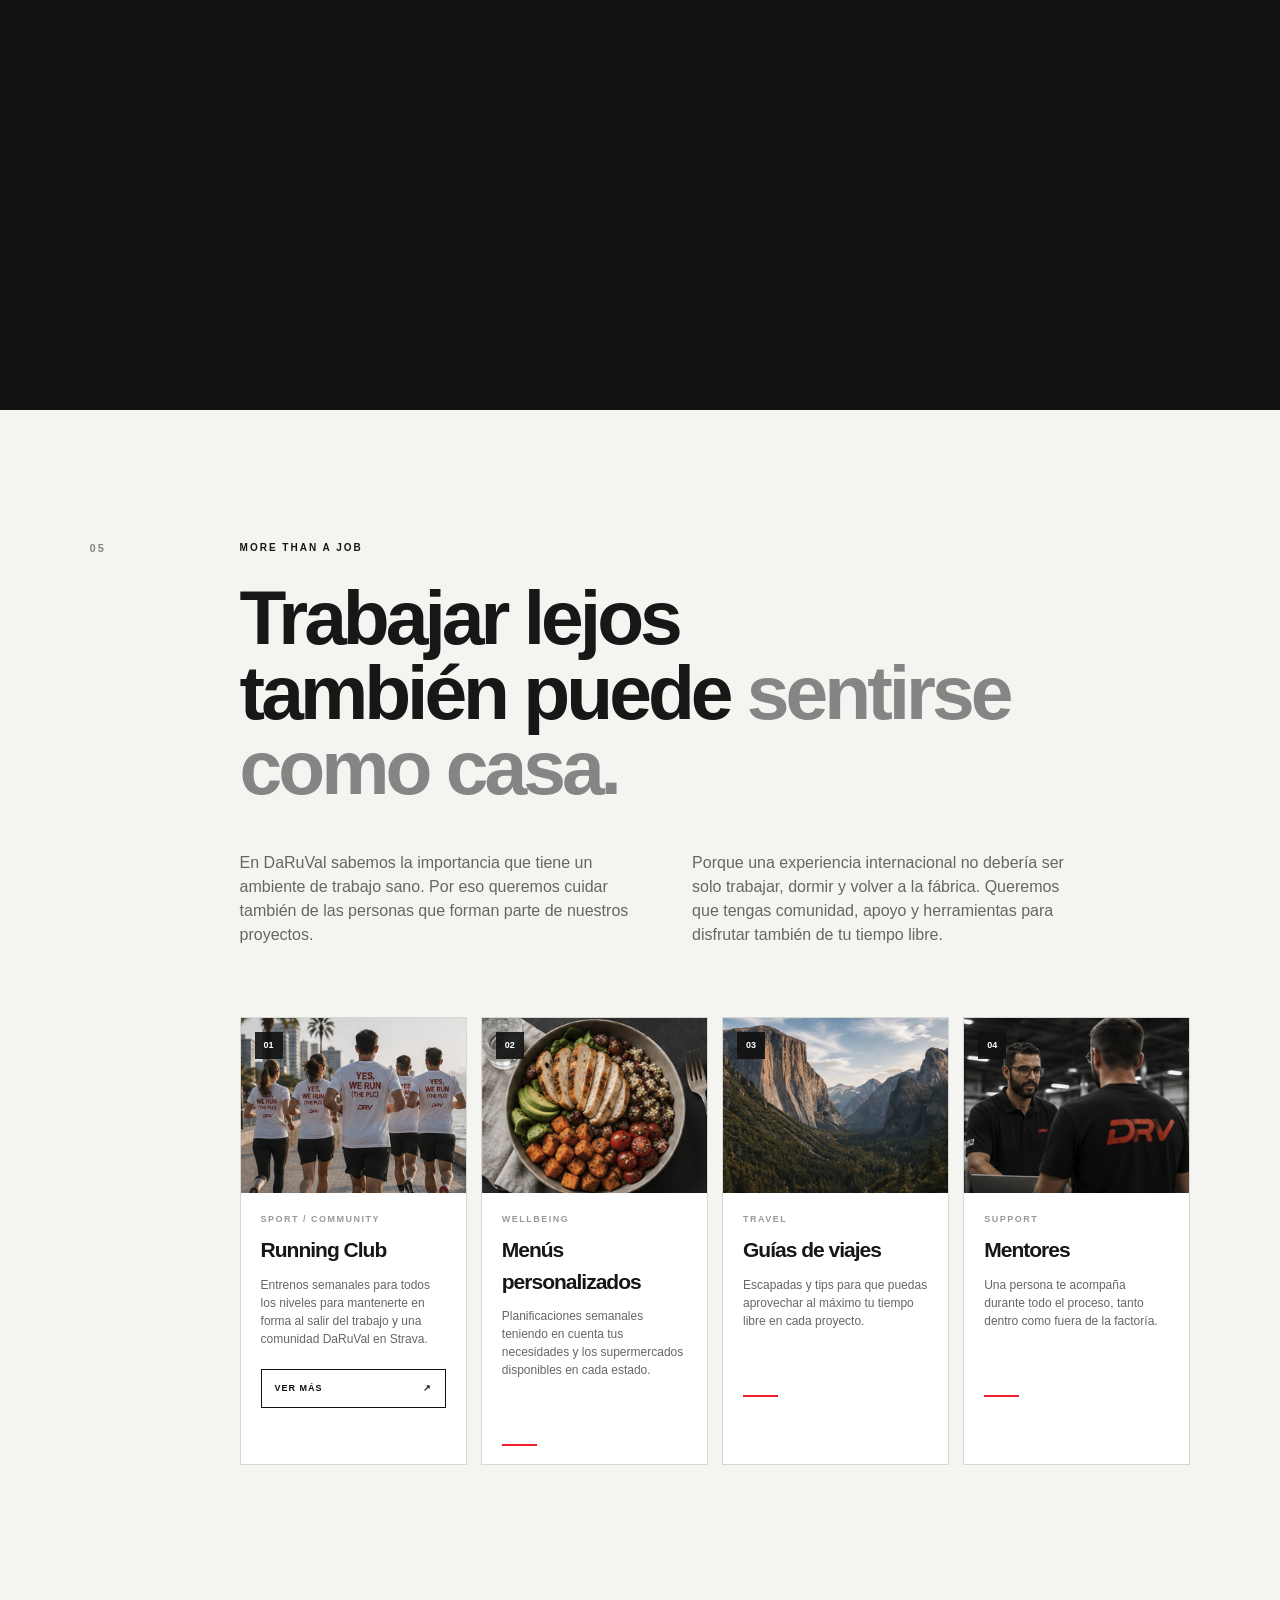
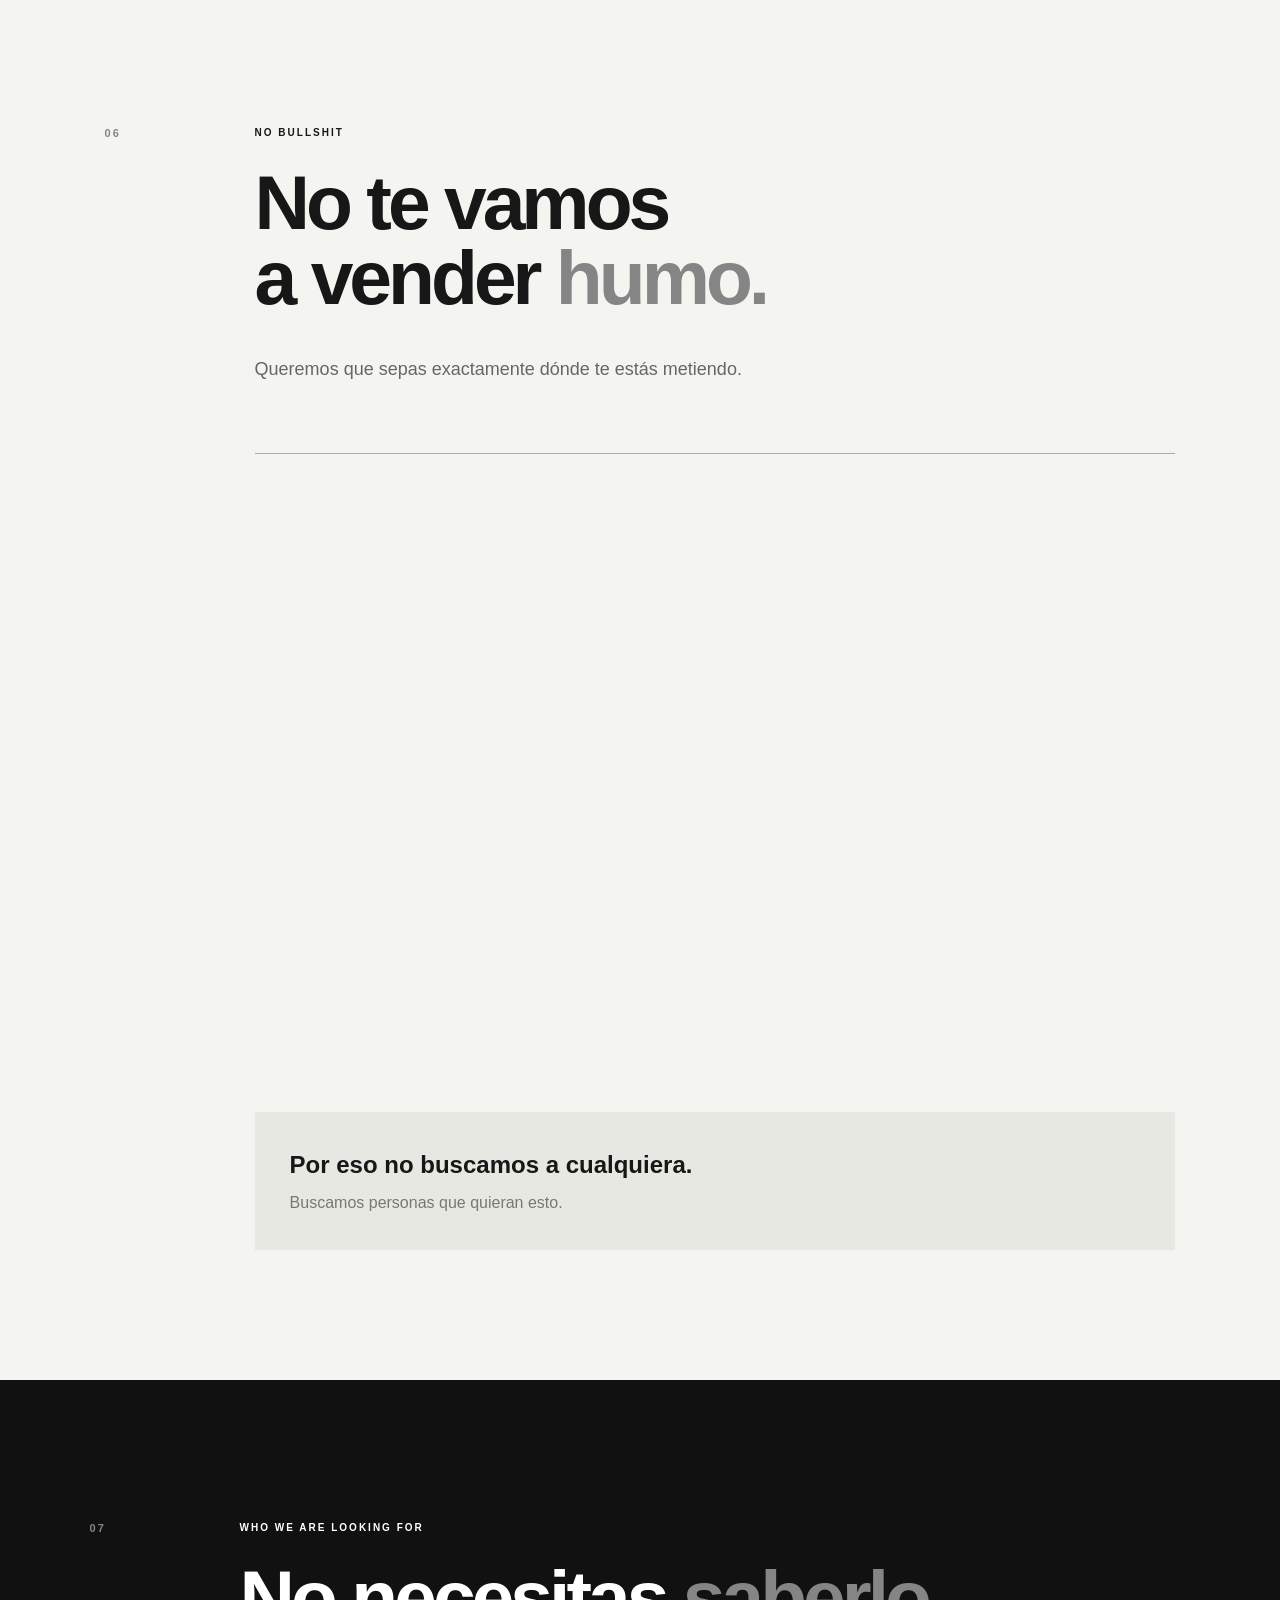
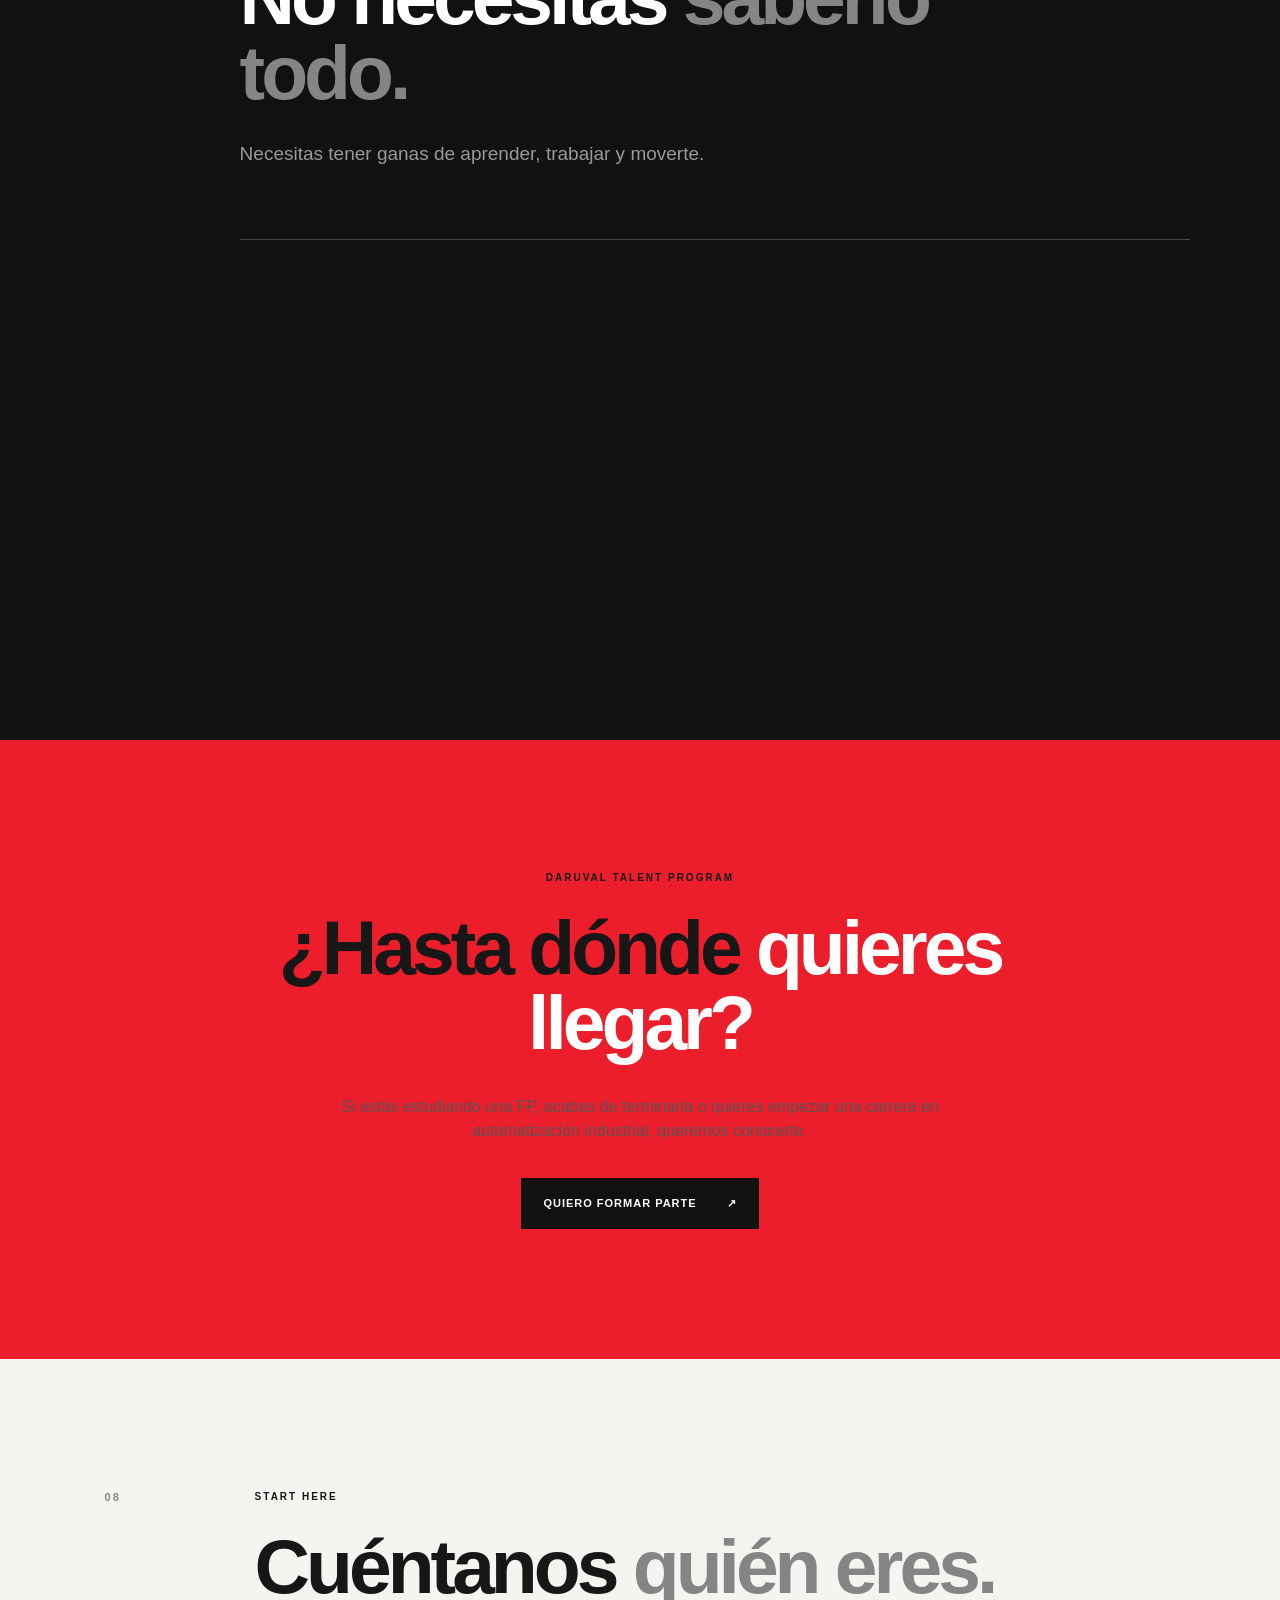
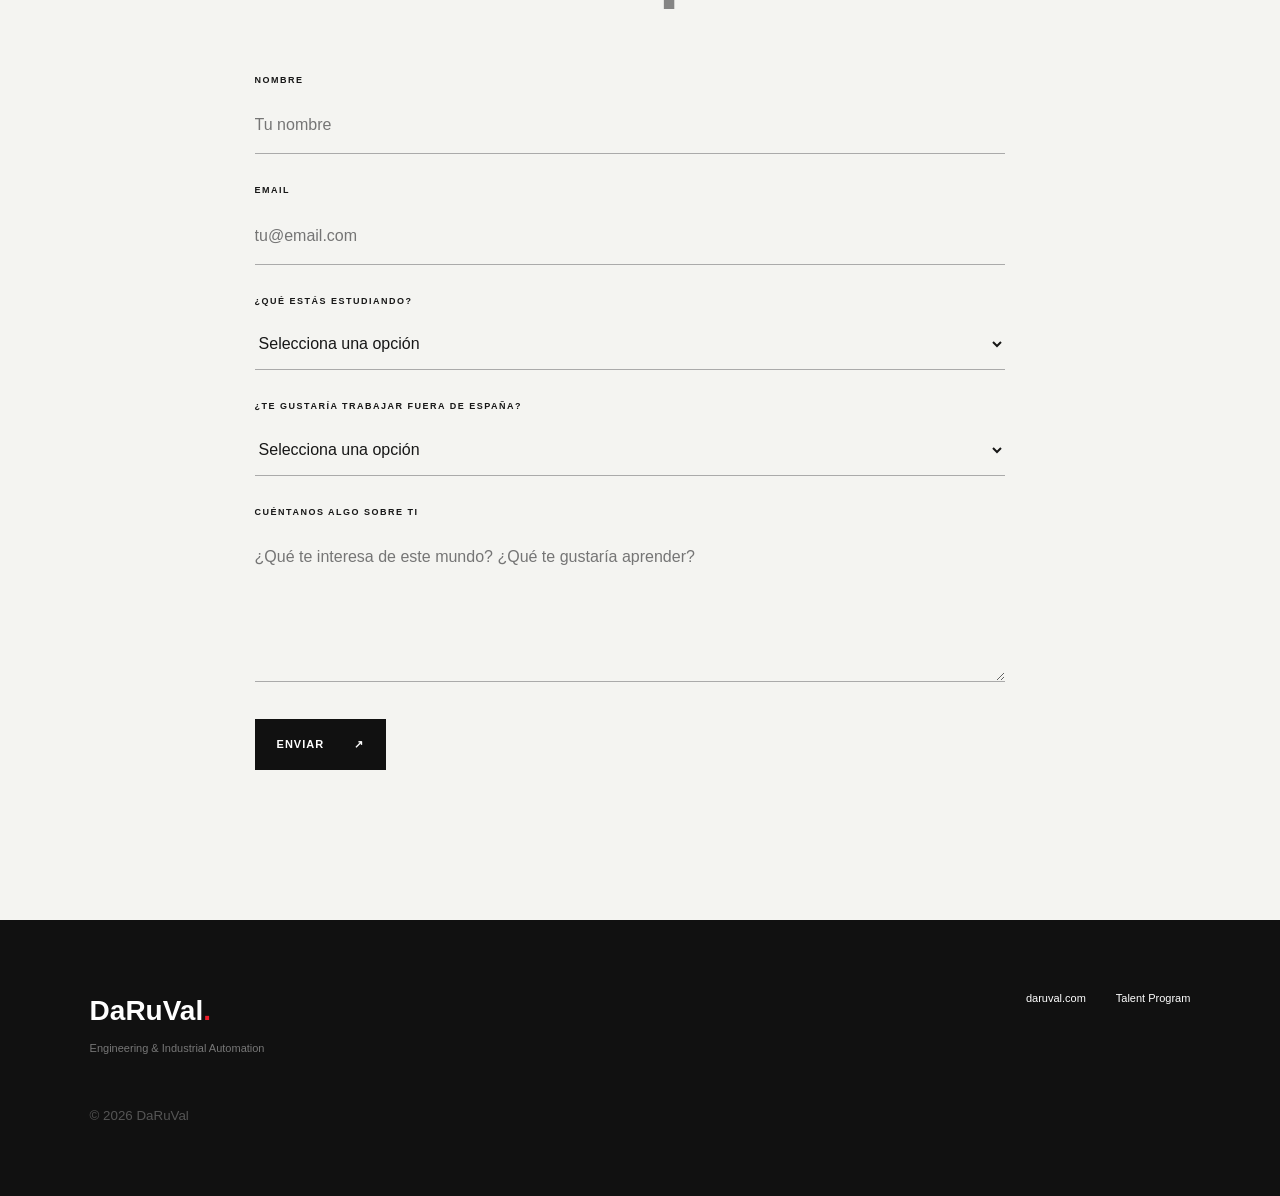
<file: talentProgram/talent.html>
<!DOCTYPE html>
<html lang="es">

<head>

    <meta charset="UTF-8">

    <meta
        name="viewport"
        content="width=device-width, initial-scale=1.0"
    >

    <title>
        DaRuVal Talent Program | Build your career. See the world.
    </title>

    <meta
        name="description"
        content="DaRuVal Talent Program. Formación, prácticas y proyectos internacionales para la nueva generación de profesionales de automatización industrial."
    >

    <link
        rel="stylesheet"
        href="style.css"
    >

</head>


<body>


<!-- =====================================================
     NAVIGATION
===================================================== -->

<header class="navbar">

    <a
        href="/index.html"
        class="logo"
    >
        DaRuVal talent program<span>.</span>
    </a>


    <nav>

        <a href="#program">
            Programa
        </a>

        <a href="#experience">
            La experiencia
        </a>

        <a href="#perks">
            Beneficios
        </a>

        <a href="#reality">
            La realidad
        </a>

        

        <a href="#apply">
            Únete
        </a>

    </nav>


    <a
        href="#apply"
        class="nav-cta"
    >
        QUIERO FORMAR PARTE
    </a>

</header>



<main>


<!-- =====================================================
     HERO
===================================================== -->

<section class="hero">

    <div class="hero-copy">

        <p class="label">
            DARUVAL TALENT PROGRAM
        </p>


        <h1>

            Tu carrera
            <br>

            puede llevarte

            <em>
                mucho más lejos.
            </em>

        </h1>


        <p class="hero-description">

            Fórmate en automatización industrial.
            Trabaja en proyectos reales.
            Y descubre hasta dónde puede llevarte tu profesión.

        </p>


        <div class="hero-actions">

            <a
                href="#apply"
                class="button button-dark"
            >
                QUIERO FORMAR PARTE
                <span>↗</span>
            </a>


            <a
                href="#program"
                class="text-link"
            >
                Descubre el programa
                <span>↓</span>
            </a>

        </div>

    </div>



    <div class="hero-media">

        <img
            src="images/hero.webp"
            alt="Ingeniero trabajando en automatización industrial"
        >


        <div class="hero-location">

            <span class="pulse"></span>

            INTERNATIONAL PROJECT

        </div>


        <div class="hero-caption">

            <small>
                WHERE COULD YOU GO?
            </small>

            <strong>
                ANYWHERE.
            </strong>

        </div>

    </div>

</section>



<!-- =====================================================
     INTRO
===================================================== -->

<section class="intro">

    <div class="section-index">
        01
    </div>


    <div class="intro-content">

        <p class="label">
            WHY WE CREATED THIS
        </p>


        <h2>

            La industria necesita
            <em>
                talento.
            </em>

        </h2>


        <div class="intro-columns">

            <p>

                En DaRuVal trabajamos en proyectos de
                automatización industrial para algunos de
                los entornos productivos más exigentes.

            </p>


            <p>

                Y nos encontramos con el mismo problema
                una y otra vez: hacen falta profesionales
                preparados, comprometidos y con ganas
                de trabajar.

            </p>

        </div>


        <div class="big-statement">

            <span>
                Por eso
            </span>

            <strong>
                queremos formarlos.
            </strong>

        </div>

    </div>

</section>



<!-- =====================================================
     PROGRAM
===================================================== -->

<section
    class="program dark-section"
    id="program"
>

    <div class="section-heading">

        <div class="section-index">
            02
        </div>


        <div>

            <p class="label">
                THE JOURNEY
            </p>


            <h2>

                De tu FP

                <em>
                    al mundo.
                </em>

            </h2>

        </div>

    </div>



    <div class="journey">

        <article class="journey-step">

            <span class="step-number">
                01
            </span>

            <div class="journey-step-content">

                <div class="journey-meta">
                    <span>ANTES DE EMPEZAR</span>
                </div>

                <h3>
                    Tu FP o grado
                </h3>

                <p>
                    Estás construyendo tu base técnica. Nosotros te acercamos al mundo laboral, permitiéndote tener tu primera experiencia profesional. <br>
                    *Imprescindible poder firmar un convenio de prácticas.
                </p>

                <div class="journey-tags">
                    <span>FP</span>
                    <span>GRADO</span>
                    <span>CONVENIO DE PRÁCTICAS</span>
                </div>

            </div>

        </article>


        <article class="journey-step journey-program">

            <span class="step-number">
                02
            </span>

            <div class="journey-step-content">

                <div class="journey-meta">
                    <span>DARUVAL TALENT PROGRAM</span>
                    <strong>6 MESES</strong>
                </div>

                <h3>
                    Fórmate aquí.
                    <br>
                    <em>Descubre el mundo.</em>
                </h3>

                <p>
                    Un programa de seis meses pensado para pasar de la formación
                    a un proyecto industrial real: primero te formas en España
                    y, cuando estás preparado/a, das el salto a un proyecto
                    internacional.
                </p>

                <div class="journey-split">

                    <div>
                        <span>01 — ESPAÑA - VALENCIA</span>
                        <strong>3 meses</strong>
                        <p>
                            Formación, acompañamiento y preparación técnica.
                        </p>
                    </div>

                    <div>
                        <span>02 — ESTADOS UNIDOS DE AMÉRICA</span>
                        <strong>3 meses</strong>
                        <p>
                            Proyecto real en factoría, prácticas remuneradas,
                            vuelo y estancia incluidos.
                        </p>
                    </div>

                </div>

                <div class="journey-includes">

                    <span>✓ Prácticas remuneradas</span>
                    <span>✓ Formación en España</span>
                    <span>✓ Proyecto real internacional</span>
                    <span>✓ Vuelo + estancia en USA</span>
                    <span>✓ Acceso a los beneficios del programa</span>

                </div>

            </div>

        </article>


        <article class="journey-step featured">

            <span class="step-number">
                03
            </span>

            <div class="journey-step-content">

                <div class="journey-meta">
                    <span>THE NEXT STEP</span>
                </div>

                <h3>
                    Puede ser
                    <br>
                    <em>tu primer proyecto.</em>
                </h3>

                <p>
                    Si la experiencia funciona para ambas partes, tendrás la
                    posibilidad de pasar a formar parte del equipo DaRuVal y
                    seguir creciendo en proyectos internacionales.
                </p>

                <div class="journey-final">
                    <strong>
                        FP / GRADO
                    </strong>

                    <span>→</span>

                    <strong>
                        TALENT PROGRAM
                    </strong>

                    <span>→</span>

                    <strong>
                        DARUVAL TEAM
                    </strong>
                </div>

            </div>

        </article>

    </div>

</section>



<!-- =====================================================
     MONDAY / SATURDAY
===================================================== -->

<section class="work-week" id="experience">

    <div class="section-index">
        03
    </div>


    <div class="work-week-content">

        <p class="label">
            THE REAL EXPERIENCE
        </p>


        <h2>

            Monday →
            <em>
                Saturday.
            </em>

        </h2>


        <p class="section-intro">

            Una parte de tu trabajo puede consistir
            en pasar semanas o meses fuera de casa,
            participando en una puesta en marcha dentro de importantes empresas del sector de la automoción.

        </p>



        <div class="week-grid">


            <div class="day">

                <span>
                    MONDAY
                </span>

                <div class="day-image">

                    <img
                        src="images/monday.jpg"
                        alt="Trabajo en fábrica"
                    >

                </div>

                <strong>
                    FACTORY
                </strong>

                <p>
                    Testing, programación,
                    reuniones y puesta en marcha.
                </p>

            </div>



            <div class="day">

                <span>
                    TUESDAY
                </span>

                <div class="day-image">

                    <img
                        src="images/tuesday.jpg"
                        alt="Automatización industrial"
                    >

                </div>

                <strong>
                    PROBLEM SOLVING
                </strong>

                <p>
                    Resolver problemas reales
                    que no aparecen en un aula.
                </p>

            </div>



            <div class="day">

                <span>
                    WEDNESDAY
                </span>

                <div class="day-image">

                    <img
                        src="images/wednesday.jpg"
                        alt="Programación industrial"
                    >

                </div>

                <strong>
                    COMMISSIONING
                </strong>

                <p>
                    Ver cómo aquello que has
                    programado cobra vida.
                </p>

            </div>



            <div class="day">

                <span>
                    THURSDAY
                </span>

                <div class="day-image">

                    <img
                        src="images/thursday.jpg"
                        alt="Ingeniería industrial"
                    >

                </div>

                <strong>
                    PROGRAMM
                </strong>

                <p>
                    Siemens y Allen-Bradley para sistemas PLC/HMI/SCADA
                </p>

            </div>


            <div class="day">

                <span>
                    FRIDAY
                </span>

                <div class="day-image">

                    <img
                        src="images/saturday.jpg"
                        alt="Ingeniería industrial"
                    >

                </div>

                <strong>
                    LEARN
                </strong>

                <p>
                    Cada proyecto te obliga
                    a aprender algo nuevo.
                </p>

            </div>



            <div class="day">

                <span>
                    SATURDAY
                </span>

                <div class="day-image">

                    <img
                        src="images/friday.jpg"
                        alt="Equipo industrial"
                    >

                </div>

                <strong>
                    DONE.
                </strong>

                <p>
                    Termina la semana.
                    Empieza tu tiempo.
                </p>

            </div>

        </div>

    </div>

</section>



<!-- =====================================================
     WEEKEND / WORLD
===================================================== -->

<section
    class="world dark-section"
    id="world"
>

    <div class="world-header">

        <div class="section-index">
            04
        </div>


        <div>

            <p class="label">
                WORK TAKES YOU PLACES
            </p>


            <h2>

                Sunday →

                <em>
                    Lake Tahoe.
                </em>

            </h2>

        </div>

    </div>



    <div class="world-intro">

        <p>

            El proyecto te lleva hasta allí.
            Tu tiempo libre es tuyo.

        </p>


        <p>

            No vamos a decirte que viajar por trabajo
            sea siempre fácil. Estar fuera de casa
            durante semanas requiere adaptación.

            Pero también puede darte algo difícil
            de conseguir en un trabajo convencional:

            <strong>
                la oportunidad de conocer el mundo.
            </strong>

        </p>

    </div>



    <!-- MAIN TRAVEL STORY -->

    <div class="travel-story">


        <div class="travel-main-image">

            <img
                src="images/tahoe.webp"
                alt="Lake Tahoe"
            >


            <div class="image-label">
                CALIFORNIA · USA
            </div>

        </div>


        <div class="travel-story-copy">

            <span>
                SUNDAY / 08:00
            </span>


            <h3>
                No estás de vacaciones.
                <br>
                Pero tampoco estás en casa.
            </h3>


            <p>

                Y eso puede convertirse en una
                oportunidad para descubrir lugares
                que quizá nunca habrías imaginado.

            </p>


            <div class="travel-route">

                <div>

                    <small>
                        MONDAY
                    </small>

                    <strong>
                        FACTORY
                    </strong>

                </div>


                <span>
                    →
                </span>


                <div>

                    <small>
                        SUNDAY
                    </small>

                    <strong>
                        LAKE TAHOE
                    </strong>

                </div>

            </div>

        </div>

    </div>



    <!-- TRAVEL GALLERY -->

    <div class="gallery-heading">

        <p class="label">
            PLACES WE'VE BEEN
        </p>

        <h3>
            El trabajo nos ha llevado
            <em>
                aquí.
            </em>
        </h3>

    </div>


    <div class="travel-gallery">


        <figure class="gallery-item gallery-large">

            <img
                src="images/1.jpg"
                alt="Viaje por Estados Unidos"
            >

            <figcaption>
                CALIFORNIA
            </figcaption>

        </figure>


        <figure class="gallery-item">

            <img
                src="images/2.jpg"
                alt="Arizona"
            >

            <figcaption>
                ARIZONA
            </figcaption>

        </figure>


        <figure class="gallery-item">

            <img
                src="images/3.jpg"
                alt="Texas"
            >

            <figcaption>
                TEXAS
            </figcaption>

        </figure>


        <figure class="gallery-item">

            <img
                src="images/4.png"
                alt="Viaje internacional"
            >

            <figcaption>
                ON THE ROAD
            </figcaption>

        </figure>


        <figure class="gallery-item gallery-wide">

            <img
                src="images/hero2.jpg"
                alt="Viaje por Estados Unidos"
            >

            <figcaption>
                WORK · TRAVEL · EXPERIENCE
            </figcaption>

        </figure>

    </div>

</section>



<!-- =====================================================
     PERKS / WELLBEING
===================================================== -->

<section class="perks" id="perks">

    <div class="perks-container">

        <div class="section-index">
            05
        </div>

        <div class="perks-content">

            <p class="label">
                MORE THAN A JOB
            </p>

            <h2>
                Trabajar lejos
                <br>
                también puede
                <em>
                    sentirse como casa.
                </em>
            </h2>

            <div class="perks-intro">
                <p>
                    En DaRuVal sabemos la importancia que tiene un ambiente
                    de trabajo sano. Por eso queremos cuidar también de las
                    personas que forman parte de nuestros proyectos.
                </p>

                <p>
                    Porque una experiencia internacional no debería ser solo
                    trabajar, dormir y volver a la fábrica. Queremos que
                    tengas comunidad, apoyo y herramientas para disfrutar
                    también de tu tiempo libre.
                </p>
            </div>

            <div class="perk-grid">

                <!-- RUNNING CLUB -->
                <article class="perk-card perk-running">

                    <div class="perk-image">
                        <img
                            src="images/perks_running.jpg"
                            alt="DaRuVal Running Club"
                        >
                        <span>01</span>
                    </div>

                    <div class="perk-card-content">

                        <p class="perk-label">
                            SPORT / COMMUNITY
                        </p>

                        <h3>
                            Running Club
                        </h3>

                        <p>
                            Entrenos semanales para todos los niveles para mantenerte en forma al
                            salir del trabajo y una comunidad DaRuVal en Strava.
                        </p>
<button
                            type="button"
                            class="perk-modal-open"
                            data-modal="running-modal"
                        >
                            VER MÁS
                            <span>↗</span>
                        </button>

                    </div>

                </article>


                <!-- MENUS -->
                <article class="perk-card">

                    <div class="perk-image">
                        <img
                            src="images/perks_menus.jpg"
                            alt="Menús personalizados"
                        >
                        <span>02</span>
                    </div>

                    <div class="perk-card-content">

                        <p class="perk-label">
                            WELLBEING
                        </p>

                        <h3>
                            Menús personalizados
                        </h3>

                        <p>
                            Planificaciones semanales teniendo en cuenta tus
                            necesidades y los supermercados disponibles en
                            cada estado.
                        </p>

                        <div class="perk-line"></div>

                    </div>

                </article>


                <!-- TRAVEL -->
                <article class="perk-card">

                    <div class="perk-image">
                        <img
                            src="images/perks_travel.jpg"
                            alt="Guías de viajes"
                        >
                        <span>03</span>
                    </div>

                    <div class="perk-card-content">

                        <p class="perk-label">
                            TRAVEL
                        </p>

                        <h3>
                            Guías de viajes
                        </h3>

                        <p>
                            Escapadas y tips para que puedas aprovechar al
                            máximo tu tiempo libre en cada proyecto.
                        </p>

                        <div class="perk-line"></div>

                    </div>

                </article>


                <!-- MENTORS -->
                <article class="perk-card">

                    <div class="perk-image">
                        <img
                            src="images/perks_mentores.jpg"
                            alt="Mentores DaRuVal"
                        >
                        <span>04</span>
                    </div>

                    <div class="perk-card-content">

                        <p class="perk-label">
                            SUPPORT
                        </p>

                        <h3>
                            Mentores
                        </h3>

                        <p>
                            Una persona te acompaña durante todo el proceso,
                            tanto dentro como fuera de la factoría.
                        </p>

                        <div class="perk-line"></div>

                    </div>

                </article>

            </div>


            <!-- RUNNING MODAL -->
            <div class="perk-modal" id="running-modal" aria-hidden="true">
                <div class="perk-modal-backdrop"></div>
                <div class="perk-modal-panel" role="dialog" aria-modal="true" aria-labelledby="running-modal-title">
                    <button type="button" class="perk-modal-close" aria-label="Cerrar">×</button>
                    <div class="perk-modal-gallery">
                        <img src="images/running1.png" alt="Merchandising DaRuVal Running Club">
                        <img class="perk-modal-merch-image" src="images/running2.png" alt="Merchandising DaRuVal Running Club">
                    </div>
                    <div class="perk-modal-copy">
                        <p class="label">RUNNING CLUB / MERCH</p>
                        <h2 id="running-modal-title">Corre juntos.<br><em>Llega más lejos.</em></h2>
                        <p>El running nos conecta, nos motiva y nos ayuda a mantener el equilibrio. Por eso hemos creado el DaRuVal Running Club.</p>
                        <ul class="perk-check-list">
                            <li>Entrenos semanales de running (para todos los niveles)</li>
                            <li>Comunidad DaRuVal en Strava</li>
                            <li>A los 50 km, obsequio: camiseta técnica</li>
                            <li>A los 150 km, botella YETI personalizada</li>
                            <li>A los 500 km, inscripción a una carrera en la ciudad del proyecto</li>
                            <li>Si te comprometes a ir, cubrimos la cuota del gimnasio</li>
                        </ul>
                        <div class="modal-merch-copy">
                            <strong>RUN FAR. </strong>
                            <em>GIVE BACK.</em>
                            <p>Cada kilómetro registrado en Strava suma para nuestro reto solidario anual.
A final de año, convertimos los kilómetros de nuestra comunidad en una donación para la investigación contra el cáncer infantil. Porque en DaRuVal, queremos ayudar a que todos los jóvenes tengan oportunidades.
</p>
                        </div>
                    



                    </div>
                </div>
            </div>

        </div>

    </div>

</section>


<!-- =====================================================
     REALITY
===================================================== -->

<section
    class="reality"
    id="reality"
>

    <div class="section-index">
        06
    </div>


    <div class="reality-content">

        <p class="label">
            NO BULLSHIT
        </p>


        <h2>

            No te vamos
            <br>
            a vender
            <em>
                humo.
            </em>

        </h2>


        <p class="reality-intro">

            Queremos que sepas exactamente
            dónde te estás metiendo.

        </p>



        <div class="reality-table">


            <div class="reality-row">

                <div class="reality-positive">
                    <span>+</span>

                    <strong>
                        Viajar
                    </strong>
                </div>

                <p>
                    Conocer otros países y culturas
                    gracias a proyectos internacionales.
                </p>

            </div>


            <div class="reality-row">

                <div class="reality-positive">
                    <span>+</span>

                    <strong>
                        Aprender
                    </strong>
                </div>

                <p>
                    Cada proyecto supone nuevos
                    retos y tecnologías.
                </p>

            </div>


            <div class="reality-row">

                <div class="reality-positive">
                    <span>+</span>

                    <strong>
                        Crecer
                    </strong>
                </div>

                <p>
                    Responsabilidad y experiencia
                    desde el principio.
                </p>

            </div>


            <div class="reality-row">

                <div class="reality-positive">
                    <span>+</span>

                    <strong>
                        Buenas condiciones
                    </strong>
                </div>

                <p>
                    La movilidad, la especialización
                    y la responsabilidad tienen valor.
                </p>

            </div>


            <div class="reality-row reality-negative">

                <div>

                    <span>−</span>

                    <strong>
                        Estar fuera
                    </strong>

                </div>

                <p>
                    Algunos proyectos pueden implicar
                    semanas o meses fuera de casa.
                </p>

            </div>


            <div class="reality-row reality-negative">

                <div>

                    <span>−</span>

                    <strong>
                        Trabajo duro
                    </strong>

                </div>

                <p>
                    Una puesta en marcha industrial
                    puede ser exigente.
                </p>

            </div>


            <div class="reality-row reality-negative">

                <div>

                    <span>−</span>

                    <strong>
                        Presión
                    </strong>

                </div>

                <p>
                    Cuando una línea tiene que funcionar,
                    los problemas tienen que resolverse.
                </p>

            </div>

        </div>


        <div class="reality-final">

            <strong>
                Por eso no buscamos a cualquiera.
            </strong>

            <span>
                Buscamos personas que quieran esto.
            </span>

        </div>

    </div>

</section>



<!-- =====================================================
     PROFILE
===================================================== -->

<section class="profile dark-section">

    <div class="profile-container">

        <div class="section-index">
            07
        </div>


        <div>

            <p class="label">
                WHO WE ARE LOOKING FOR
            </p>


            <h2>

                No necesitas
                <em>
                    saberlo todo.
                </em>

            </h2>


            <p class="profile-intro">

                Necesitas tener ganas de aprender,
                trabajar y moverte.

            </p>



            <div class="profile-grid">


                <div>
                    <span>01</span>
                    <strong>
                        Curiosidad
                    </strong>
                </div>


                <div>
                    <span>02</span>
                    <strong>
                        Compromiso
                    </strong>
                </div>


                <div>
                    <span>03</span>
                    <strong>
                        Capacidad de adaptación
                    </strong>
                </div>


                <div>
                    <span>04</span>
                    <strong>
                        Ganas de aprender
                    </strong>
                </div>


                <div>
                    <span>05</span>
                    <strong>
                        Disponibilidad para viajar
                    </strong>
                </div>


                <div>
                    <span>06</span>
                    <strong>
                        Inglés
                    </strong>
                </div>

            </div>

        </div>

    </div>

</section>



<!-- =====================================================
     FINAL CTA
===================================================== -->

<section
    class="apply"
    id="apply"
>

    <div class="apply-content">

        <p class="label">
            DARUVAL TALENT PROGRAM
        </p>


        <h2>

            ¿Hasta dónde
            <em>
                quieres llegar?
            </em>

        </h2>


        <p>

            Si estás estudiando una FP, acabas de terminarla
            o quieres empezar una carrera en automatización
            industrial, queremos conocerte.

        </p>


        <a
            href="#application"
            class="button button-dark"
        >
            QUIERO FORMAR PARTE
            <span>↗</span>
        </a>

    </div>

</section>



<!-- =====================================================
     APPLICATION
===================================================== -->

<section
    class="application"
    id="application"
>

    <div class="section-index">
        08
    </div>


    <div>

        <p class="label">
            START HERE
        </p>


        <h2>
            Cuéntanos
            <em>
                quién eres.
            </em>
        </h2>


        <form
            id="talent-form"
        >


            <div class="form-field">

                <label>
                    NOMBRE
                </label>

                <input
                    type="text"
                    name="name"
                    placeholder="Tu nombre"
                    required
                >

            </div>


            <div class="form-field">

                <label>
                    EMAIL
                </label>

                <input
                    type="email"
                    name="email"
                    placeholder="tu@email.com"
                    required
                >

            </div>


            <div class="form-field">

                <label>
                    ¿QUÉ ESTÁS ESTUDIANDO?
                </label>

                <select
                    name="education"
                    required
                >

                    <option value="">
                        Selecciona una opción
                    </option>

                    <option>
                        FP Automatización y Robótica Industrial
                    </option>

                    <option>
                        FP Mecatrónica
                    </option>

                    <option>
                        Ingeniería
                    </option>

                    <option>
                        Otra formación técnica
                    </option>

                    <option>
                        Todavía me lo estoy pensando
                    </option>

                </select>

            </div>


            <div class="form-field">

                <label>
                    ¿TE GUSTARÍA TRABAJAR FUERA DE ESPAÑA?
                </label>

                <select
                    name="travel"
                    required
                >

                    <option value="">
                        Selecciona una opción
                    </option>

                    <option>
                        Sí, me encantaría
                    </option>

                    <option>
                        Sí, aunque necesitaría hablarlo
                    </option>

                    <option>
                        No estoy seguro/a todavía
                    </option>

                </select>

            </div>


            <div class="form-field">

                <label>
                    CUÉNTANOS ALGO SOBRE TI
                </label>

                <textarea
                    name="message"
                    rows="5"
                    placeholder="¿Qué te interesa de este mundo? ¿Qué te gustaría aprender?"
                ></textarea>

            </div>


            <button
                type="submit"
                class="button button-dark"
            >

                ENVIAR

                <span>
                    ↗
                </span>

            </button>


            <p
                id="form-message"
                class="form-message"
            ></p>


        </form>

    </div>

</section>



</main>



<!-- =====================================================
     FOOTER
===================================================== -->

<footer>

    <div>

        <a
            href="https://daruval.com/"
            class="footer-logo"
        >
            DaRuVal<span>.</span>
        </a>


        <p>
            Engineering & Industrial Automation
        </p>

    </div>


    <div class="footer-links">

        <a href="https://daruval.com/">
            daruval.com
        </a>

        <a href="#apply">
            Talent Program
        </a>

    </div>


    <small>
        © 2026 DaRuVal
    </small>

</footer>



<script src="java.js"></script>
<script src="perks.js"></script>

</body>

</html>
</file>
<file: style.css>
@import url('https://fonts.googleapis.com/css2?family=DM+Mono:wght@400;500&family=Inter:wght@400;500;600;700;800;900&display=swap');

:root {
    --black: #0b0b0b;
    --white: #f5f5f2;
    --red: #ED1E2B;
    --grey: #888;
    --line: #303030;
    --max: 1180px
}

* {
    box-sizing: border-box;
    margin: 0
}

html {
    scroll-behavior: smooth
}

body {
    font-family: Inter, Arial, sans-serif;
    background: var(--white);
    color: var(--black);
    line-height: 1.55
}

a {
    color: inherit;
    text-decoration: none
}

button,
input,
textarea,
select {
    font: inherit
}

.navbar {
    height: 76px;
    padding: 0 4vw;
    display: flex;
    flex-wrap: wrap;
    align-items: center;
    justify-content: space-between;
    border-bottom: 1px solid #ddd;
    position: sticky;
    top: 0;
    background: #f5f5f2ee;
    backdrop-filter: blur(12px);
    z-index: 10;
    transition: height .2s ease
}

.logo,
.footer-logo {
    display: inline-flex;
    align-items: center;
}

.logo img {
    height: 30px;
    width: auto;
}

.footer-logo img {
    height: 34px;
    width: auto;
}

.navbar nav {
    display: flex;
    gap: 20px;
    font-size: 10px;
    font-weight: 700;
    text-transform: uppercase
}

.navbar nav a {
    position: relative;
    padding-bottom: 3px;
    transition: color .25s ease
}

.navbar nav a::after {
    content: "";
    position: absolute;
    left: 0;
    bottom: 0;
    width: 100%;
    height: 1px;
    background: var(--red);
    transform: scaleX(0);
    transform-origin: right;
    transition: transform .3s ease
}

.navbar nav a:hover {
    color: var(--red)
}

.navbar nav a:hover::after {
    transform: scaleX(1);
    transform-origin: left
}

.nav-cta {
    font-size: 10px;
    font-weight: 800;
    border: 1px solid;
    padding: 10px 13px;
    transition: background .25s ease, color .25s ease, transform .25s ease
}

.nav-cta:hover {
    background: var(--black);
    color: #fff;
    transform: translateY(-2px)
}

.menu-toggle {
    display: none;
    border: 0;
    background: none;
    font-size: 22px;
    line-height: 1;
    cursor: pointer;
}

.hero {
    display: grid;
    grid-template-columns: .9fr 1.1fr;
    min-height: calc(100vh - 76px);
    align-items: center
}

.hero-copy {
    padding: 8vw;
    display: flex;
    flex-direction: column;
    justify-content: center
}

.label,
.journey small,
.difference small,
.career-paths>article>small,
.team small,
.person small {
    font: 10px 'DM Mono';
    letter-spacing: 1.4px
}

.label {
    margin-bottom: 18px
}

.hero h1,
.page-hero h1 {
    font-size: clamp(52px, 6.3vw, 96px);
    line-height: .94;
    letter-spacing: -5px
}

.hero h1 em,
.page-hero h1 em,
h2 em {
    display: block;
    color: #888;
    font-style: normal
}

.hero-description {
    max-width: 570px;
    color: #666;
    margin-top: 30px
}

.hero-actions {
    display: flex;
    gap: 20px;
    align-items: center;
    margin-top: 32px
}

.button {
    display: inline-block;
    padding: 14px 19px;
    font-size: 10px;
    font-weight: 800;
    letter-spacing: .6px;
    border: 0;
    border-radius: 0;
    cursor: pointer;
    font-family: inherit;
    -webkit-appearance: none;
    appearance: none;
    transition: transform .25s ease, background .25s ease, box-shadow .25s ease
}

.button:hover {
    transform: translateY(-3px);
    box-shadow: 0 10px 22px rgba(0, 0, 0, .12)
}

.button-dark {
    background: var(--black);
    color: #fff
}

.button-dark:hover {
    background: #2a2a2a
}

.button-red {
    background: var(--red);
    color: #111
}

.button-red:hover {
    background: #d81926
}

.button-light {
    background: #fff;
    color: #111
}

.text-link {
    font-size: 11px;
    font-weight: 700;
    border-bottom: 1px solid #aaa;
    display: inline-flex;
    align-items: center;
    transition: border-color .25s ease
}

.text-link:hover {
    border-color: var(--black)
}

.text-link span {
    display: inline-block;
    transition: transform .25s ease
}

.text-link:hover span {
    transform: translateY(3px)
}

.hero-media {
    position: relative;
    background: #161616;
    height: 560px;
    max-height: 68vh;
    overflow: hidden
}

.hero-media video {
    width: 100%;
    height: 100%;
    object-fit: cover;
    display: block
}

.hero-location,
.hero-caption {
    position: absolute;
    color: white
}

.hero-location {
    top: 25px;
    left: 25px;
    font: 10px 'DM Mono'
}

.hero-location i {
    display: inline-block;
    width: 7px;
    height: 7px;
    background: var(--red);
    border-radius: 50%;
    margin-right: 7px
}

.hero-caption {
    right: 25px;
    bottom: 25px;
    text-align: right
}

.hero-caption small {
    display: block;
    font: 9px 'DM Mono';
    color: #bbb
}

.hero-caption strong {
    font-size: 26px
}

/* =====================================================
   TECH STRIP — INFINITE LOOP
===================================================== */

.tech-strip {
    width: 100%;
    overflow: hidden;
    padding: 26px 0;
    border-top: 1px solid #ddd;
    border-bottom: 1px solid #ddd;
}
 
/* El track mide exactamente 2 grupos. Se mueve -50% = 1 grupo. */
.tech-track {
    display: flex;
    width: max-content;
    animation: tech-scroll 35s linear infinite;
    will-change: transform;
}
 
.tech-strip:hover .tech-track {
    animation-play-state: paused;
}
 
/* Cada grupo ocupa como mínimo todo el ancho de pantalla,
   así en monitores grandes nunca queda hueco al final. */
.tech-group {
    display: flex;
    flex-shrink: 0;
    align-items: center;
    justify-content: space-around;
    min-width: 100vw;
}
 
/* El espacio va como padding (no como gap) para que los dos
   grupos midan exactamente lo mismo. */
.tech-group > * {
    padding: 0 45px;
}
 
.tech-group img {
    display: block;
    height: 24px;
    width: auto;
    opacity: .55;
    transition: opacity .25s ease;
}
 
.tech-group img:hover {
    opacity: 1;
}
 
.tech-name {
    font: 10px 'DM Mono';
    letter-spacing: .8px;
    color: #777;
    white-space: nowrap;
}
 
@keyframes tech-scroll {
    from { transform: translateX(0); }
    to   { transform: translateX(-50%); }
}
 

@media (prefers-reduced-motion: reduce) {
    .tech-track {
        animation: none;
    }
}

.dark-section {
    background: var(--black);
    color: var(--white)
}

section {
    padding: 110px 7vw
}

.heading {
    max-width: var(--max);
    margin: 0 auto 60px;
    display: grid;
    grid-template-columns: 55px 1fr;
    gap: 20px
}

.heading>span,
.page-hero>span,
.application>span {
    font: 11px 'DM Mono';
    color: #888
}

.heading h2,
.careers-intro h2 {
    font-size: clamp(42px, 5vw, 74px);
    line-height: 1;
    letter-spacing: -3px
}

.cards {
    max-width: var(--max);
    margin: auto;
    display: grid;
    grid-template-columns: repeat(3, 1fr);
    gap: 1px;
    background: var(--line)
}

.cards article {
    background: #111;
    padding: 32px;
    min-height: 265px;
    transition: background .3s ease, transform .3s ease
}

.cards article:hover {
    background: #161616;
    transform: translateY(-6px)
}

.cards b {
    font: 9px 'DM Mono';
    color: #666
}

.cards small {
    display: block;
    color: var(--red);
    font: 800 11px 'DM Mono';
    margin: 40px 0 10px
}

.cards h3 {
    font-size: 22px;
    letter-spacing: -.8px
}

.cards p {
    font-size: 13px;
    color: #999;
    margin-top: 8px
}

.world {
    background: var(--white)
}

.reality {
    max-width: var(--max);
    margin: auto
}

.reality>div {
    display: grid;
    grid-template-columns: 340px 1fr;
    gap: 30px;
    padding: 25px 0;
    border-bottom: 1px solid #ddd
}

.reality strong {
    font-size: 15px
}

.reality strong:first-letter {
    color: var(--red)
}

.reality p {
    color: #777;
    font-size: 14px
}

.reality .minus strong {
    color: #555
}

.difference {
    max-width: var(--max);
    margin: auto;
}

.difference article {
    display: grid;
    grid-template-columns: 1fr 1fr;
    grid-template-areas: "image text";
    border-top: 1px solid var(--line);
    overflow: hidden;
}

.difference article.reverse {
    grid-template-areas: "text image";
}

.difference img {
    grid-area: image;

    width: 100%;
    height: 100%;
    min-height: 410px;

    object-fit: cover;
    display: block;
    transition: transform .6s ease;
}

.difference article:hover img {
    transform: scale(1.05);
}

.difference article div {
    grid-area: text;

    padding: 65px;

    display: flex;
    flex-direction: column;
    justify-content: center;
}

.difference small {
    color: var(--red);
}

.difference h3 {
    font-size: clamp(32px, 4vw, 55px);
    line-height: 1;
    letter-spacing: -2px;
    margin: 16px 0;
}

.difference p {
    color: #999;
    max-width: 500px;
}

.journey {
    max-width: var(--max);
    margin: auto
}

.journey article {
    display: grid;
    grid-template-columns: 45px 1fr;
    gap: 30px;
    padding: 40px 0;
    border-bottom: 1px solid #ddd;
    transition: gap .3s ease
}

.journey article:hover {
    gap: 40px
}

.journey article>b {
    width: 45px;
    height: 45px;
    border: 1px solid #aaa;
    display: flex;
    align-items: center;
    justify-content: center;
    font: 10px 'DM Mono';
    transition: background .3s ease, color .3s ease, border-color .3s ease
}

.journey article:hover>b {
    background: var(--red);
    color: #fff;
    border-color: var(--red)
}

.journey h3 {
    font-size: 30px;
    letter-spacing: -1px
}

.journey p {
    max-width: 720px;
    color: #777;
    margin-top: 8px
}

.journey small {
    color: var(--red)
}

.cta {
    background: var(--red);
    text-align: center;
    padding: 130px 7vw
}

.cta h2 {
    font-size: clamp(48px, 6vw, 90px);
    line-height: .95;
    letter-spacing: -4px
}

.cta h2 em {
    color: #fff;
}

.cta>p:not(.label) {
    max-width: 580px;
    margin: 25px auto;
    color: #fff;
}

.cta .label {
    color: #111;
}

.cta .button {
    margin-top: 20px
}

footer {
    background: #0b0b0b;
    color: #fff;
    padding: 45px 7vw;
    display: grid;
    grid-template-columns: 1fr auto auto;
    gap: 35px;
    align-items: end
}

footer p,
footer small {
    color: #777;
    font-size: 10px
}

.footer-links {
    display: flex;
    gap: 20px;
    font-size: 10px
}

.footer-links a:hover {
    color: var(--red)
}

.page-hero {
    padding: 130px 8vw 110px
}

.page-hero>p:last-child {
    max-width: 700px;
    color: #999;
    margin-top: 30px
}

.about-story,
.careers-intro {
    background: var(--white)
}

.two-col {
    max-width: var(--max);
    margin: auto;
    display: grid;
    grid-template-columns: 1fr 1fr;
    gap: 80px
}

.two-col p {
    font-size: 19px;
    color: #555
}

.team-grid {
    max-width: var(--max);
    margin: auto;
    display: grid;
    grid-template-columns: 1fr 1fr;
    gap: 30px
}

.team-grid article {
    background: #151515;
    overflow: hidden
}

.team-grid img {
    width: 100%;
    height: 430px;
    object-fit: cover;
    transition: transform .6s ease
}

.team-grid article:hover img {
    transform: scale(1.05)
}

.team-grid article>div {
    padding: 30px
}

.team-grid h3 {
    font-size: 42px;
    margin: 8px 0
}

.team-grid p {
    font-size: 13px;
    color: #999;
    margin-top: 10px
}

.careers-intro {
    text-align: center
}

.careers-intro h2 {
    max-width: 700px;
    margin: auto
}

.career-paths {
    display: grid;
    grid-template-columns: 1fr 1fr;
    padding: 0;
    gap: 1px;
    background: #333
}

.career-paths>article {
    padding: 55px;
    min-height: 470px;
    background: #111;
    transition: background .3s ease, transform .3s ease
}

.career-paths>article:hover {
    background: #161616;
    transform: translateY(-6px)
}

.career-paths h3 {
    font-size: 44px;
    line-height: 1;
    margin: 20px 0
}

.career-paths p {
    color: #999;
    max-width: 500px
}

.career-paths ul {
    list-style: none;
    padding: 0;
    margin: 25px 0;
    color: #aaa;
    font-size: 12px
}

.career-paths li {
    padding: 8px 0;
    border-bottom: 1px solid #2b2b2b
}

.career-paths li:before {
    content: '+';
    color: var(--red);
    margin-right: 9px
}

.route {
    display: flex;
    align-items: center;
    gap: 12px;
    margin: 28px 0
}

.route strong {
    font-size: 38px
}

.route small {
    font: 8px 'DM Mono';
    color: #888
}

.route b {
    color: var(--red)
}

.application {
    display: grid;
    grid-template-columns: 55px 1fr
}

.application h2 {
    font-size: 70px;
    line-height: 1;
    letter-spacing: -3px;
    margin-bottom: 30px
}

.application form,
.contact form {
    max-width: 700px;
    display: grid;
    gap: 13px
}

.application input:not([type="checkbox"]),
.application select,
.application textarea,
.contact input:not([type="checkbox"]),
.contact textarea {
    width: 100%;
    border: 0;
    border-bottom: 1px solid #aaa;
    background: transparent;
    padding: 14px 0;
    outline: 0
}

.check {
    font-size: 10px;
    color: #666;
    display: flex;
    gap: 8px;
    align-items: center
}

.check input[type="checkbox"] {
    flex-shrink: 0;
    width: 15px;
    height: 15px;
    margin: 0;
    accent-color: var(--red);
    cursor: pointer
}

.form-message {
    font-size: 11px;
    color: var(--red)
}

.contact {
    display: grid;
    grid-template-columns: .8fr 1.2fr;
    gap: 100px
}

.person {
    border-top: 1px solid #ccc;
    padding: 18px 0;
    margin-top: 30px
}

.person h3 {
    font-size: 25px;
    margin: 6px 0
}

.person a {
    display: block;
    color: #666;
    font-size: 12px;
    margin-top: 4px
}

.contact h2 {
    font-size: 65px;
    letter-spacing: -3px;
    margin-bottom: 25px
}

@media(max-width:900px) {

    .navbar nav,
    .nav-cta {
        display: none
    }

    .menu-toggle {
        display: block
    }

    .navbar.nav-open {
        height: auto;
        padding-bottom: 20px;
    }

    .navbar.nav-open nav {
        display: flex;
        flex-direction: column;
        flex-basis: 100%;
        order: 3;
        margin-top: 16px;
        padding-top: 14px;
        border-top: 1px solid #ddd;
        gap: 0;
    }

    .navbar.nav-open nav a {
        padding: 14px 0;
        border-bottom: 1px solid #e5e5e2;
        font-size: 12px;
    }

    .navbar.nav-open .nav-cta {
        display: block;
        flex-basis: 100%;
        order: 4;
        margin-top: 14px;
        text-align: center;
    }

    .hero {
        grid-template-columns: 1fr
    }

    .hero-copy {
        padding: 70px 7vw
    }

    .hero-media {
        height: auto;
        min-height: 320px;
        max-height: 50vh
    }

    .cards,
    .team-grid,
    .career-paths {
        grid-template-columns: 1fr
    }

    .reality>div {
        grid-template-columns: 1fr;
        gap: 7px
    }

    .difference article,
    .difference article.reverse {
        grid-template-columns: 1fr;
        grid-template-areas:
            "image"
            "text";
    }

    .difference img {
        min-height: 300px
    }

    .difference article div {
        padding: 45px 7vw
    }

    .two-col,
    .contact {
        grid-template-columns: 1fr;
        gap: 45px
    }

    .application {
        grid-template-columns: 1fr
    }

    .application>span {
        margin-bottom: 20px
    }

    .heading {
        grid-template-columns: 45px 1fr
    }

    footer {
        grid-template-columns: 1fr
    }

    .footer-links {
        flex-wrap: wrap
    }
}

@media(max-width:600px) {

    .hero h1,
    .page-hero h1 {
        letter-spacing: -3px
    }

    .hero-actions {
        flex-direction: column;
        align-items: flex-start
    }

    .cards article {
        min-height: 220px;
        padding: 27px
    }

    .hero-media {
        min-height: 280px;
        max-height: 42vh
    }

    .difference h3 {
        font-size: 35px
    }

    .team-grid img {
        height: 330px
    }

    .career-paths>article {
        padding: 35px 25px
    }

    .application h2,
    .contact h2 {
        font-size: 50px
    }

    .cta {
        padding: 90px 6vw
    }

    .cta h2 {
        letter-spacing: -2.5px
    }
}


/* =====================================================
   ABOUT — TECHNICAL STACK
===================================================== */

.about-tech {
    background: var(--black);
    color: var(--white);
}

.about-tech-content {
    max-width: var(--max);
    margin: 0 auto;
}

.about-tech-intro {
    max-width: 760px;
    margin-bottom: 55px;
}

.about-tech-intro p {
    color: #aaa;
    font-size: 18px;
    line-height: 1.65;
}

.about-tech-intro strong {
    color: var(--white);
}


/* TECH CARDS */

.about-tech-grid {
    display: grid;
    grid-template-columns: repeat(3, 1fr);
    gap: 1px;

    background: var(--line);
    border: 1px solid var(--line);
}

.about-tech-card {
    min-height: 190px;
    padding: 32px;

    background: #111;

    transition: background .25s ease;
}

.about-tech-card:hover {
    background: #181818;
}

.about-tech-card span,
.about-tech-outcome > span {
    display: block;

    color: var(--red);

    font: 9px 'DM Mono';
    letter-spacing: 1.4px;
}

.about-tech-card h3 {
    margin-top: 35px;

    font-size: 27px;
    line-height: 1;
    letter-spacing: -1px;
}

.about-tech-card p {
    margin-top: 8px;

    color: #888;
    font-size: 12px;
}


/* TECH OUTCOME */

.about-tech-outcome {
    margin-top: 1px;
    padding: 45px 32px;

    background: #151515;

    border-top: 1px solid var(--line);
}

.about-tech-outcome h3 {
    margin-top: 10px;

    font-size: clamp(30px, 4vw, 52px);
    line-height: 1;
    letter-spacing: -2px;
}

.about-tech-outcome p {
    max-width: 650px;
    margin-top: 15px;

    color: #999;

    font-size: 14px;
    line-height: 1.6;
}


/* =====================================================
   ABOUT — PHILOSOPHY
===================================================== */

.about-philosophy {
    background: var(--white);
    color: var(--black);
}

.philosophy-layout {
    max-width: var(--max);
    margin: 0 auto;

    display: grid;
    grid-template-columns: 1fr 1fr;
    gap: 90px;
}


/* LEFT */

.philosophy-statement {
    padding-top: 10px;
}

.philosophy-statement > span {
    display: block;

    color: #777;

    font: 9px 'DM Mono';
    letter-spacing: 1.4px;
}

.philosophy-statement h3 {
    margin-top: 20px;

    font-size: clamp(35px, 4vw, 58px);
    line-height: .98;
    letter-spacing: -2.5px;
}


/* RIGHT */

.philosophy-copy {
    color: #666;
}

.philosophy-copy > p {
    font-size: 17px;
    line-height: 1.65;
}

.philosophy-copy strong {
    color: var(--black);
}


/* VALUES */

.philosophy-values {
    display: grid;
    grid-template-columns: repeat(3, 1fr);

    gap: 1px;

    margin: 35px 0;

    background: #ccc;
    border: 1px solid #ccc;
}

.philosophy-values div {
    padding: 20px 15px;

    background: var(--white);
}

.philosophy-values strong {
    display: block;

    color: var(--red);

    font: 10px 'DM Mono';
}

.philosophy-values span {
    display: block;

    margin-top: 22px;

    font-size: 9px;
    font-weight: 800;
    letter-spacing: .7px;
}


/* =====================================================
   ABOUT — TECH + PHILOSOPHY RESPONSIVE
===================================================== */

@media(max-width:900px) {

    .about-tech-grid {
        grid-template-columns: 1fr;
    }

    .philosophy-layout {
        grid-template-columns: 1fr;
        gap: 45px;
    }

}


@media(max-width:600px) {

    .about-tech-card {
        min-height: 160px;
    }

    .about-tech-outcome {
        padding: 35px 25px;
    }

    .philosophy-values {
        grid-template-columns: 1fr;
    }

    .philosophy-values div {
        display: flex;
        align-items: center;
        justify-content: space-between;
    }

    .philosophy-values span {
        margin-top: 0;
    }

}


/* =====================================================
   SCROLL REVEAL
===================================================== */

.reveal {
    opacity: 0;
    transform: translateY(28px);
    transition: opacity .7s ease, transform .7s ease;
}

.reveal.revealed {
    opacity: 1;
    transform: translateY(0);
}

@media (prefers-reduced-motion: reduce) {
    .reveal {
        opacity: 1;
        transform: none;
        transition: none;
    }
}


/* =====================================================
   HOME — HERO COMPACT
===================================================== */

.hero-home {
    min-height: auto;
}

.hero-home .hero-copy {
    padding: 55px 7vw;
}

.hero-home .hero-media {
    height: 500px;
    max-height: none;
}
</file>
<file: talentProgram/style.css>
/* =====================================================
   RESET
===================================================== */

* {
    margin: 0;
    padding: 0;
    box-sizing: border-box;
}


html {
    scroll-behavior: smooth;
}


body {
    background: #f4f4f1;
    color: #171717;

    font-family:
        Arial,
        Helvetica,
        sans-serif;

    line-height: 1.5;
}


img {
    width: 100%;
    height: 100%;
    object-fit: cover;
}


a {
    color: inherit;
    text-decoration: none;
}


button,
input,
textarea,
select {
    font: inherit;
    color: inherit;
}


button {
    -webkit-appearance: none;
    appearance: none;
    background: none;
    border-radius: 0;
}


:root {

    --black: #111111;
    --white: #ffffff;

    --grey: #858585;
    --light-grey: #deded9;

    --background: #f4f4f1;

    /* DaRuVal corporate red */
    --acid: #ED1E2B;

    --max: 1250px;
}



/* =====================================================
   NAVIGATION
===================================================== */

.navbar {

    position: fixed;

    top: 0;
    left: 0;

    width: 100%;

    padding:
        20px
        5%;

    display: flex;

    align-items: center;

    justify-content: space-between;

    z-index: 100;

    background:
        rgba(244,244,241,.9);

    backdrop-filter:
        blur(15px);

    border-bottom:
        1px solid rgba(0,0,0,.08);

    transition:
        transform .35s ease;

}


.logo {

    font-size: 25px;

    font-weight: 800;

    letter-spacing: -1.5px;

}


.logo span,
.footer-logo span {

    color:
        var(--acid);

}


.navbar nav {

    display: flex;

    gap: 35px;

}


.navbar nav a {

    font-size: 12px;

    text-transform: uppercase;

    letter-spacing: .8px;

}


.nav-cta {

    background:
        var(--black);

    color:
        white;

    padding:
        12px 18px;

    font-size: 10px;

    font-weight: 700;

    letter-spacing: 1px;

}



/* =====================================================
   GENERAL
===================================================== */

section {

    padding:
        130px 7%;

}


.section-index {

    font-size: 11px;

    font-weight: 700;

    letter-spacing: 2px;

    color:
        var(--grey);

}


.label {

    font-size: 10px;

    font-weight: 700;

    letter-spacing: 2px;

    text-transform: uppercase;

    margin-bottom: 25px;

}


h1,
h2 {

    font-weight: 700;

    letter-spacing:
        -4px;

    line-height:
        .98;

}


h1 {

    font-size:
        clamp(55px,7vw,105px);

}


h2 {

    font-size:
        clamp(48px,6vw,82px);

}




h1 em,
h2 em {
    font-style: normal;
    color: var(--grey);
}

/* Sobre el fondo rojo el gris no se lee: se queda blanco */
.apply h2 em {
    color: var(--white);
}



/* =====================================================
   HERO
===================================================== */

.hero {

    max-width:
        1450px;

    min-height:
        100vh;

    margin:
        auto;

    padding-top:
        145px;

    display:
        grid;

    grid-template-columns:
        1fr 1fr;

    gap:
        80px;

    align-items:
        center;

}


.hero-copy {

    max-width:
        800px;

}


.hero-description {

    max-width:
        600px;

    margin-top:
        35px;

    color:
        #656565;

    font-size:
        18px;

}


.hero-actions {

    display:
        flex;

    align-items:
        center;

    gap:
        30px;

    margin-top:
        40px;

}


.button {

    display:
        inline-flex;

    align-items:
        center;

    gap:
        30px;

    padding:
        17px 22px;

    border:
        none;

    cursor:
        pointer;

    font-size:
        11px;

    font-weight:
        700;

    letter-spacing:
        1px;

}


.button-dark {

    background:
        var(--black);

    color:
        white;

}


.button-dark:hover {

    background:
        #333;

}


.text-link {

    font-size:
        12px;

    font-weight:
        600;

}


.text-link span {

    margin-left:
        10px;

}


.hero-media {

    height:
        620px;

    position:
        relative;

}


.hero-location {

    position:
        absolute;

    top:
        -18px;

    right:
        -18px;

    background:
        white;

    padding:
        14px 18px;

    font-size:
        9px;

    font-weight:
        700;

    letter-spacing:
        1px;

}


.pulse {

    display:
        inline-block;

    width:
        7px;

    height:
        7px;

    border-radius:
        50%;

    background:
        var(--acid);

    margin-right:
        7px;

}


.hero-caption {

    position:
        absolute;

    bottom:
        35px;

    left:
        35px;

    color:
        white;

}


.hero-caption small {

    display:
        block;

    font-size:
        9px;

    letter-spacing:
        2px;

}


.hero-caption strong {

    display:
        block;

    font-size:
        55px;

    letter-spacing:
        -3px;

}



/* =====================================================
   INTRO
===================================================== */

.intro {

    max-width:
        var(--max);

    margin:
        auto;

    display:
        grid;

    grid-template-columns:
        100px 1fr;

    gap:
        50px;

}


.intro-content {

    max-width:
        950px;

}


.intro h2 {

    max-width:
        800px;

}


.intro-columns {

    display:
        grid;

    grid-template-columns:
        1fr 1fr;

    gap:
        60px;

    margin-top:
        50px;

}


.intro-columns p {

    color:
        #666;

    font-size:
        16px;

}


.big-statement {

    margin-top:
        90px;

    padding-top:
        25px;

    border-top:
        1px solid #bbb;

}


.big-statement span {

    display:
        block;

    color:
        #888;

    font-size:
        16px;

}


.big-statement strong {

    display:
        block;

    font-size:
        clamp(35px,5vw,65px);

    letter-spacing:
        -3px;

}



/* =====================================================
   DARK SECTIONS
===================================================== */

.dark-section {

    background:
        var(--black);

    color:
        white;

}


.section-heading {

    max-width:
        var(--max);

    margin:
        auto auto 90px;

    display:
        grid;

    grid-template-columns:
        100px 1fr;

    gap:
        50px;

}



/* =====================================================
   JOURNEY
===================================================== */


/* =====================================================
   TALENT JOURNEY — 3 STEPS
===================================================== */

.journey {
    max-width: 1100px;
    margin: auto;
    position: relative;
}

.journey::before {
    content: "";
    position: absolute;
    left: 22px;
    top: 30px;
    bottom: 30px;
    width: 1px;
    background: #444;
}

.journey-step {
    display: grid;
    grid-template-columns: 45px 1fr;
    gap: 35px;
    position: relative;
    padding: 40px 0;
    border-bottom: 1px solid #333;
}

.journey-step:last-child {
    border-bottom: none;
}

.step-number {
    width: 45px;
    height: 45px;
    display: flex;
    align-items: center;
    justify-content: center;
    background: var(--black);
    border: 1px solid #555;
    z-index: 2;
    font-size: 10px;
}

.journey-step-content {
    max-width: 900px;
}

.journey-meta {
    display: flex;
    align-items: center;
    gap: 15px;
    margin-bottom: 12px;
}

.journey-meta span {
    color: #888;
    font-size: 9px;
    letter-spacing: 1.6px;
    font-weight: 700;
}

.journey-meta strong {
    background: var(--acid);
    color: var(--black);
    padding: 5px 8px;
    font-size: 9px;
    letter-spacing: 1px;
}

.journey-step h3 {
    font-size: 32px;
    letter-spacing: -1.3px;
    line-height: 1.05;
}

.journey-step h3 em {
    color: #888;
    font-style: normal;
}

.journey-step p {
    color: #999;
    margin-top: 12px;
    max-width: 720px;
    font-size: 15px;
}

.journey-tags {
    display: flex;
    flex-wrap: wrap;
    gap: 8px;
    margin-top: 25px;
}

.journey-tags span {
    border: 1px solid #444;
    padding: 7px 9px;
    color: #aaa;
    font-size: 8px;
    letter-spacing: 1px;
}

.journey-program {
    padding-top: 55px;
    padding-bottom: 55px;
}

.journey-split {
    display: grid;
    grid-template-columns: 1fr 1fr;
    gap: 1px;
    margin-top: 35px;
    background: #444;
    border: 1px solid #444;
}

.journey-split > div {
    background: #111;
    padding: 25px;
}

.journey-split span {
    display: block;
    color: var(--acid);
    font-size: 8px;
    letter-spacing: 1.5px;
    font-weight: 700;
}

.journey-split strong {
    display: block;
    margin-top: 8px;
    font-size: 28px;
    letter-spacing: -1px;
}

.journey-split p {
    margin-top: 8px;
    font-size: 12px;
}

.journey-includes {
    display: flex;
    flex-wrap: wrap;
    gap: 10px 18px;
    margin-top: 25px;
}

.journey-includes span {
    color: #aaa;
    font-size: 10px;
}

.journey-includes span::first-letter {
    color: var(--acid);
}

.journey-step.featured {
    border: none;
    padding-bottom: 10px;
}

.journey-step.featured .step-number {
    background: var(--acid);
    color: var(--black);
    border-color: var(--acid);
}

.journey-step.featured h3 em {
    color: var(--acid);
}

.journey-final {
    display: flex;
    align-items: center;
    flex-wrap: wrap;
    gap: 14px;
    margin-top: 35px;
    padding-top: 22px;
    border-top: 1px solid #333;
}

.journey-final strong {
    font-size: 10px;
    letter-spacing: 1px;
}

.journey-final span {
    color: var(--acid);
    font-size: 18px;
}

/* Responsive */
@media (max-width: 950px) {

    .journey-split {
        grid-template-columns: 1fr;
    }

}

@media (max-width: 600px) {

    .journey::before {
        display: none;
    }

    .journey-step {
        grid-template-columns: 1fr;
        gap: 18px;
        padding: 35px 0;
    }

    .journey-step h3 {
        font-size: 28px;
    }

    .journey-split {
        grid-template-columns: 1fr;
    }

    .journey-final {
        align-items: flex-start;
        flex-direction: column;
        gap: 8px;
    }

    .journey-final span {
        transform: rotate(90deg);
    }

}


/* =====================================================
   WORK WEEK
===================================================== */

.work-week {

    max-width:
        var(--max);

    margin:
        auto;

    display:
        grid;

    grid-template-columns:
        100px 1fr;

    gap:
        50px;

}


.work-week-content {

    max-width:
        1100px;

}


.section-intro {

    max-width:
        650px;

    margin-top:
        30px;

    color:
        #666;

}


.week-grid {

    display:
        grid;

    grid-template-columns:
        repeat(6,1fr);

    margin-top:
        80px;

    border-top:
        1px solid #bbb;

}


.day {

    padding:
        15px;

    border-right:
        1px solid #ccc;

}


.day:first-child {

    border-left:
        1px solid #ccc;

}


.day > span {

    font-size:
        9px;

    letter-spacing:
        1.5px;

    color:
        #777;

}


.day-image {
    height: 160px;
    margin: 15px 0;
    overflow: hidden;
}


.day-image img {

    transition:
        transform .5s ease;

}


.day:hover img {

    transform:
        scale(1.05);

}


.day strong {

    display:
        block;

    font-size:
        15px;

    letter-spacing:
        -.5px;

}


.day p {

    margin-top:
        18px;

    color:
        #777;

    font-size:
        11px;
            line-height: 1.4;


}



/* =====================================================
   WORLD
===================================================== */

.world {

    padding-bottom:
        160px;

}


.world-header {

    max-width:
        var(--max);

    margin:
        auto;

    display:
        grid;

    grid-template-columns:
        100px 1fr;

    gap:
        50px;

}


.world-intro {

    max-width:
        700px;

    margin:
        70px auto;

    display:
        grid;

    grid-template-columns:
        1fr 1fr;

    gap:
        60px;

}


.world-intro p {

    color:
        #999;

}


.world-intro strong {

    color:
        white;

}



/* =====================================================
   TRAVEL STORY
===================================================== */

.travel-story {

    max-width:
        1200px;

    margin:
        auto;

    display:
        grid;

    grid-template-columns:
        1.5fr 1fr;

    min-height:
        600px;

}


.travel-main-image {

    position:
        relative;

}


.travel-main-image img {

    object-fit:
        cover;

}


.image-label {

    position:
        absolute;

    bottom:
        25px;

    left:
        25px;

    padding:
        10px 14px;

    background:
        var(--acid);

    color:
        black;

    font-size:
        9px;

    font-weight:
        700;

    letter-spacing:
        1px;

}


.travel-story-copy {

    padding:
        60px;

    background:
        #1d1d1d;

    display:
        flex;

    flex-direction:
        column;

    justify-content:
        center;

}


.travel-story-copy > span {

    color:
        #888;

    font-size:
        10px;

    letter-spacing:
        1.5px;

}


.travel-story-copy h3 {

    margin:
        30px 0;

    font-size:
        35px;

    letter-spacing:
        -1.5px;

    line-height:
        1.05;

}


.travel-story-copy p {

    color:
        #999;

}


.travel-route {

    display:
        grid;

    grid-template-columns:
        1fr 30px 1fr;

    align-items:
        center;

    margin-top:
        60px;

    padding-top:
        25px;

    border-top:
        1px solid #444;

}


.travel-route small {

    display:
        block;

    color:
        #777;

    font-size:
        8px;

}


.travel-route strong {

    font-size:
        14px;

}



/* =====================================================
   GALLERY
===================================================== */

.gallery-heading {

    max-width:
        var(--max);

    margin:
        120px auto 45px;

}


.gallery-heading h3 {

    font-size:
        40px;

    letter-spacing:
        -2px;

}


.gallery-heading em {

    color:
        #777;

    font-style:
        normal;

}


.travel-gallery {

    max-width:
        var(--max);

    margin:
        auto;

    display:
        grid;

    grid-template-columns:
        repeat(12,1fr);

    grid-auto-rows:
        260px;

    gap:
        12px;

}


.gallery-item {

    margin:
        0;

    position:
        relative;

    overflow:
        hidden;

}


.gallery-item img {

    transition:
        transform .7s ease;

}


.gallery-item:hover img {

    transform:
        scale(1.05);

}


.gallery-item figcaption {

    position:
        absolute;

    left:
        18px;

    bottom:
        18px;

    padding:
        7px 10px;

    background:
        rgba(0,0,0,.7);

    color:
        white;

    font-size:
        8px;

    letter-spacing:
        1.5px;

}


.gallery-large {

    grid-column:
        span 7;

    grid-row:
        span 2;

}


.gallery-item:not(.gallery-large):not(.gallery-wide) {

    grid-column:
        span 5;

}


.gallery-wide {

    grid-column:
        span 12;

}



/* =====================================================
   PERKS / WELLBEING
===================================================== */

.perks {
    background: var(--background);
}

.perks-container {
    max-width: var(--max);
    margin: auto;
    display: grid;
    grid-template-columns: 100px 1fr;
    gap: 50px;
}

.perks-content {
    max-width: 1100px;
}

.perks h2 {
    max-width: 900px;
}

.perks-intro {
    max-width: 850px;
    margin: 45px 0 70px;
    display: grid;
    grid-template-columns: 1fr 1fr;
    gap: 55px;
}

.perks-intro p {
    color: #666;
    font-size: 16px;
}

.perk-grid {
    display: grid;
    grid-template-columns: repeat(4, 1fr);
    gap: 14px;
}

.perk-card {
    background: var(--white);
    border: 1px solid #d8d8d3;
    min-width: 0;
    transition: transform .35s ease, box-shadow .35s ease;
}

.perk-card:hover {
    transform: translateY(-5px);
    box-shadow: 0 18px 40px rgba(0,0,0,.08);
}

.perk-image {
    height: 175px;
    position: relative;
    overflow: hidden;
}

.perk-image img {
    transition: transform .6s ease;
}

.perk-card:hover .perk-image img {
    transform: scale(1.05);
}

.perk-image > span {
    position: absolute;
    top: 14px;
    left: 14px;
    background: rgba(17,17,17,.9);
    color: white;
    padding: 7px 9px;
    font-size: 9px;
    font-weight: 700;
}

.perk-card-content {
    padding: 20px 20px 18px;
}

.perk-label {
    font-size: 9px;
    letter-spacing: 1.5px;
    color: #999;
    font-weight: 700;
}

.perk-card h3 {
    margin: 8px 0 10px;
    font-size: 21px;
    letter-spacing: -1px;
}

.perk-card-content > p:not(.perk-label) {
    color: #666;
    font-size: 12px;
}

.perk-card-content ul {
    list-style: none;
    margin-top: 17px;
}

.perk-card-content li {
    padding: 7px 0;
    border-bottom: 1px solid #eee;
    font-size: 11px;
    color: #555;
}

.perk-card-content li::before {
    content: "✓";
    color: var(--acid);
    font-weight: 700;
    margin-right: 7px;
}

.perk-modal-open {
    width: 100%;
    margin-top: 21px;
    padding: 12px 13px;
    background: white;
    color: #111;
    border: 1px solid #111;
    display: flex;
    align-items: center;
    justify-content: space-between;
    font-size: 9px;
    font-weight: 700;
    letter-spacing: 1px;
    cursor: pointer;
    transition: .25s ease;
}

.perk-modal-open:hover {
    background: var(--black);
    color: white;
}

.perk-line {
    width: 35px;
    height: 2px;
    background: var(--acid);
    margin-top: 65px;
}


/* RUNNING MODAL */

.perk-modal {
    display: none;
    position: fixed;
    inset: 0;
    z-index: 1000;
}

.perk-modal.is-open {
    display: block;
}

.perk-modal-backdrop {
    position: absolute;
    inset: 0;
    background: rgba(0,0,0,.75);
}

.perk-modal-panel {
    position: absolute;
    left: 50%;
    top: 50%;
    transform: translate(-50%, -50%);
    width: min(1080px, 92vw);
    max-height: 90vh;
    overflow: auto;
    background: white;
    display: grid;
    grid-template-columns: 1.1fr 1fr;
}

.perk-modal-close {
    position: absolute;
    right: 15px;
    top: 12px;
    z-index: 3;
    width: 35px;
    height: 35px;
    border: none;
    background: white;
    font-size: 28px;
    cursor: pointer;
}

.perk-modal-gallery {
    padding: 18px;
}

.perk-modal-gallery > img {
    height: 430px;
}

.perk-mini-gallery {
    display: grid;
    grid-template-columns: 1fr 1fr;
    gap: 10px;
    height: 145px;
    margin-top: 10px;
}

.perk-modal-copy {
    padding: 65px 50px;
}

.perk-modal-copy h2 {
    font-size: 48px;
    margin-bottom: 25px;
}

.perk-modal-copy > p:not(.label):not(.perk-note) {
    color: #666;
    font-size: 14px;
}

.perk-check-list {
    list-style: none;
    margin-top: 25px;
}

.perk-check-list li {
    padding: 9px 0;
    border-bottom: 1px solid #eee;
    font-size: 12px;
}

.perk-check-list li::before {
    content: "✓";
    color: var(--acid);
    font-weight: 700;
    margin-right: 9px;
}

.perk-note {
    margin-top: 20px;
    color: #999;
    font-size: 10px;
}


/* RUNNING MERCH */

.perk-merch {
    margin-top: 120px;
    padding-top: 90px;
    border-top: 1px solid #ccc;
}

.perk-merch-heading h3 {
    font-size: 55px;
    line-height: .98;
    letter-spacing: -3px;
}

.perk-merch-layout {
    margin-top: 55px;
    display: grid;
    grid-template-columns: 1.3fr .7fr;
    gap: 80px;
    align-items: center;
}

.perk-shirt {
    min-height: 540px;
    background: #e9e9e5;
    display: flex;
    align-items: center;
    justify-content: center;
}

.perk-shirt-print {
    width: 350px;
    height: 430px;
    background: white;
    position: relative;
    display: flex;
    flex-direction: column;
    align-items: center;
    justify-content: center;
    text-align: center;
    box-shadow: 0 20px 50px rgba(0,0,0,.08);
    color: var(--acid);
}

.perk-shirt-print > span {
    position: absolute;
    top: 22px;
    font-size: 7px;
    letter-spacing: 1.5px;
    color: #888;
}

.perk-shirt-print strong {
    font-size: 42px;
    line-height: .9;
    letter-spacing: -2px;
    font-style: italic;
}

.perk-shirt-print small {
    margin-top: 8px;
    font-size: 21px;
    font-weight: 800;
    font-style: italic;
}

.perk-shirt-print img {
    position: absolute;
    bottom: 30px;
    width: 68px;
    height: auto;
    object-fit: contain;
}

.perk-merch-copy > div {
    padding: 24px 0;
    border-top: 1px solid #ccc;
}

.perk-merch-copy span {
    display: block;
    color: #999;
    font-size: 9px;
}

.perk-merch-copy strong {
    display: block;
    margin: 8px 0 5px;
    font-size: 21px;
}

.perk-merch-copy p {
    color: #777;
    font-size: 12px;
}


/* PERKS RESPONSIVE */

@media (max-width: 1100px) {

    .perk-grid {
        grid-template-columns: repeat(2, 1fr);
    }

}

@media (max-width: 950px) {

    .perks-container {
        grid-template-columns: 1fr;
    }

    .perks-intro {
        grid-template-columns: 1fr;
        gap: 25px;
    }

    .perk-modal-panel {
        grid-template-columns: 1fr;
    }

    .perk-modal-gallery > img {
        height: 300px;
    }

    .perk-modal-copy {
        padding: 45px 30px;
    }

    .perk-merch-layout {
        grid-template-columns: 1fr;
    }

}

@media (max-width: 600px) {

    .perk-grid {
        grid-template-columns: 1fr;
    }

    .perk-merch-heading h3 {
        font-size: 45px;
    }

    .perk-shirt-print {
        transform: scale(.8);
    }

    .perk-shirt {
        min-height: 470px;
    }

    .perk-modal-panel {
        max-height: 94vh;
    }

}



/* =====================================================
   REALITY
===================================================== */

.reality {

    max-width:
        var(--max);

    margin:
        auto;

    display:
        grid;

    grid-template-columns:
        100px 1fr;

    gap:
        50px;

}


.reality-content {

    max-width:
        950px;

}


.reality h2 {

    max-width:
        700px;

}


.reality-intro {

    margin:
        40px 0 70px;

    font-size:
        18px;

    color:
        #666;

}


.reality-table {

    border-top:
        1px solid #aaa;

}


.reality-row {

    display:
        grid;

    grid-template-columns:
        280px 1fr;

    gap:
        40px;

    padding:
        25px 0;

    border-bottom:
        1px solid #ccc;

}


.reality-row > div {

    display:
        flex;

    align-items:
        center;

    gap:
        15px;

}


.reality-row span {

    font-size:
        22px;

}


.reality-positive span {

    color:
        #5d8b00;

}


.reality-negative span {

    color:
        #999;

}


.reality-row strong {

    font-size:
        18px;

}


.reality-row p {

    color:
        #777;

    font-size:
        14px;

}


.reality-final {

    margin-top:
        70px;

    padding:
        35px;

    background:
        #e8e8e3;

}


.reality-final strong {

    display:
        block;

    font-size:
        24px;

}


.reality-final span {

    display:
        block;

    margin-top:
        8px;

    color:
        #777;

}



/* =====================================================
   PROFILE
===================================================== */

.profile {

    padding:
        140px 7%;

}


.profile-container {

    max-width:
        var(--max);

    margin:
        auto;

    display:
        grid;

    grid-template-columns:
        100px 1fr;

    gap:
        50px;

}


.profile h2 {

    max-width:
        850px;

}


.profile-intro {

    margin:
        30px 0 70px;

    font-size:
        19px;

    color:
        #999;

}


.profile-grid {

    display:
        grid;

    grid-template-columns:
        repeat(3,1fr);

    border-top:
        1px solid #444;

}


.profile-grid div {

    min-height:
        180px;

    padding:
        25px;

    border-right:
        1px solid #444;

    border-bottom:
        1px solid #444;

}


.profile-grid span {

    color:
        #777;

    font-size:
        9px;

}


.profile-grid strong {

    display:
        block;

    margin-top:
        45px;

    font-size:
        18px;

}


.profile-grid div:hover strong {

    color:
        var(--acid);

}



/* =====================================================
   APPLY CTA
===================================================== */

.apply {

    text-align:
        center;

    background:
        var(--acid);

}


.apply-content {

    max-width:
        900px;

    margin:
        auto;

}


.apply h2 {

    margin:
        auto;

}


.apply p:not(.label) {

    max-width:
        650px;

    margin:
        35px auto;

    color:
        #555;

}



/* =====================================================
   APPLICATION
===================================================== */

.application {

    max-width:
        var(--max);

    margin:
        auto;

    display:
        grid;

    grid-template-columns:
        100px 1fr;

    gap:
        50px;

}


.application h2 {

    margin-bottom:
        70px;

}


form {

    max-width:
        750px;

}


.form-field {

    margin-bottom:
        30px;

}


.form-field label {

    display:
        block;

    margin-bottom:
        10px;

    font-size:
        9px;

    font-weight:
        700;

    letter-spacing:
        1.5px;

}


.form-field input,
.form-field select,
.form-field textarea {

    width:
        100%;

    padding:
        16px 0;

    border:
        none;

    border-bottom:
        1px solid #aaa;

    background:
        transparent;

    outline:
        none;

    font:
        inherit;

}


.form-field input:focus,
.form-field select:focus,
.form-field textarea:focus {

    border-bottom:
        2px solid #111;

}


.form-message {

    margin-top:
        20px;

    font-size:
        13px;

}



/* =====================================================
   FOOTER
===================================================== */

footer {

    padding:
        70px 7%;

    background:
        #111;

    color:
        white;

    display:
        grid;

    grid-template-columns:
        1fr auto;

    gap:
        50px;

}


.footer-logo {

    font-size:
        28px;

    font-weight:
        800;

}


footer p {

    color:
        #777;

    margin-top:
        8px;

    font-size:
        11px;

}


.footer-links {

    display:
        flex;

    gap:
        30px;

    font-size:
        11px;

}


footer small {

    grid-column:
        1 / -1;

    color:
        #555;

}



/* =====================================================
   RESPONSIVE
===================================================== */

@media (max-width: 950px) {


    .navbar nav {

        display:
            none;

    }


    .hero {

        grid-template-columns:
            1fr;

    }


    .hero-media {

        height:
            500px;

    }


    .intro,
    .section-heading,
    .work-week,
    .world-header,
    .reality,
    .profile-container,
    .application {

        grid-template-columns:
            1fr;

    }


    .week-grid {

        grid-template-columns:
            repeat(2,1fr);

    }


    .travel-story {

        grid-template-columns:
            1fr;

    }


    .travel-main-image {

        height:
            500px;

    }


    .profile-grid {

        grid-template-columns:
            repeat(2,1fr);

    }

}



@media (max-width: 600px) {


    section {

        padding:
            90px 6%;

    }


    h1 {

        font-size:
            54px;

    }


    h2 {

        font-size:
            48px;

    }


    .hero {

        padding-top:
            120px;

    }


    .hero-media {

        height:
            400px;

    }


    .hero-caption strong {

        font-size:
            40px;

    }


    .intro-columns,
    .world-intro {

        grid-template-columns:
            1fr;

        gap:
            25px;

    }


    .week-grid {

        grid-template-columns:
            1fr;

    }


    .travel-story-copy {

        padding:
            40px 25px;

    }


    .travel-gallery {

        display:
            grid;

        grid-template-columns:
            1fr 1fr;

        grid-auto-rows:
            220px;

    }


    .gallery-large,
    .gallery-wide {

        grid-column:
            span 2;

        grid-row:
            span 1;

    }


    .gallery-item:not(.gallery-large):not(.gallery-wide) {

        grid-column:
            span 1;

    }


    .reality-row {

        grid-template-columns:
            1fr;

        gap:
            10px;

    }


    .profile-grid {

        grid-template-columns:
            1fr;

    }


    footer {

        grid-template-columns:
            1fr;

    }


}

/* =====================================================
   REVEAL ANIMATION
===================================================== */

.reveal {

    opacity: 0;

    transform:
        translateY(30px);

    transition:
        opacity .7s ease,
        transform .7s ease;

}


.reveal.revealed {

    opacity: 1;

    transform:
        translateY(0);

}

/* =====================================================
   PERKS NAV / EXTRA
===================================================== */

.navbar nav a:hover {
    color: var(--acid);
}

.perk-card button:focus-visible,
.perk-modal-close:focus-visible,
a:focus-visible {
    outline: 2px solid var(--acid);
    outline-offset: 3px;
}


/* Running Club modal — integrated merch */
.perk-modal-gallery { padding:18px; background:#f4f4f1; display:flex; flex-direction:column; gap:10px; }
.perk-modal-gallery > img:first-child { height:300px; }
.perk-modal-merch-image { height:190px; object-fit:cover; }
.modal-merch-copy { margin-top:30px; padding-top:22px; border-top:1px solid #ddd; }
.modal-merch-copy strong, .modal-merch-copy em { display:block; font-size:22px; line-height:1; }
.modal-merch-copy strong { color:var(--acid); }
.modal-merch-copy em { color:#111; font-style:italic; font-weight:700; margin-top:3px; }
.modal-merch-copy p { margin-top:10px; color:#777; font-size:11px; }
@media (max-width:950px) { .perk-modal-gallery > img:first-child {height:260px;} .perk-modal-merch-image{height:170px;} }
</file>
